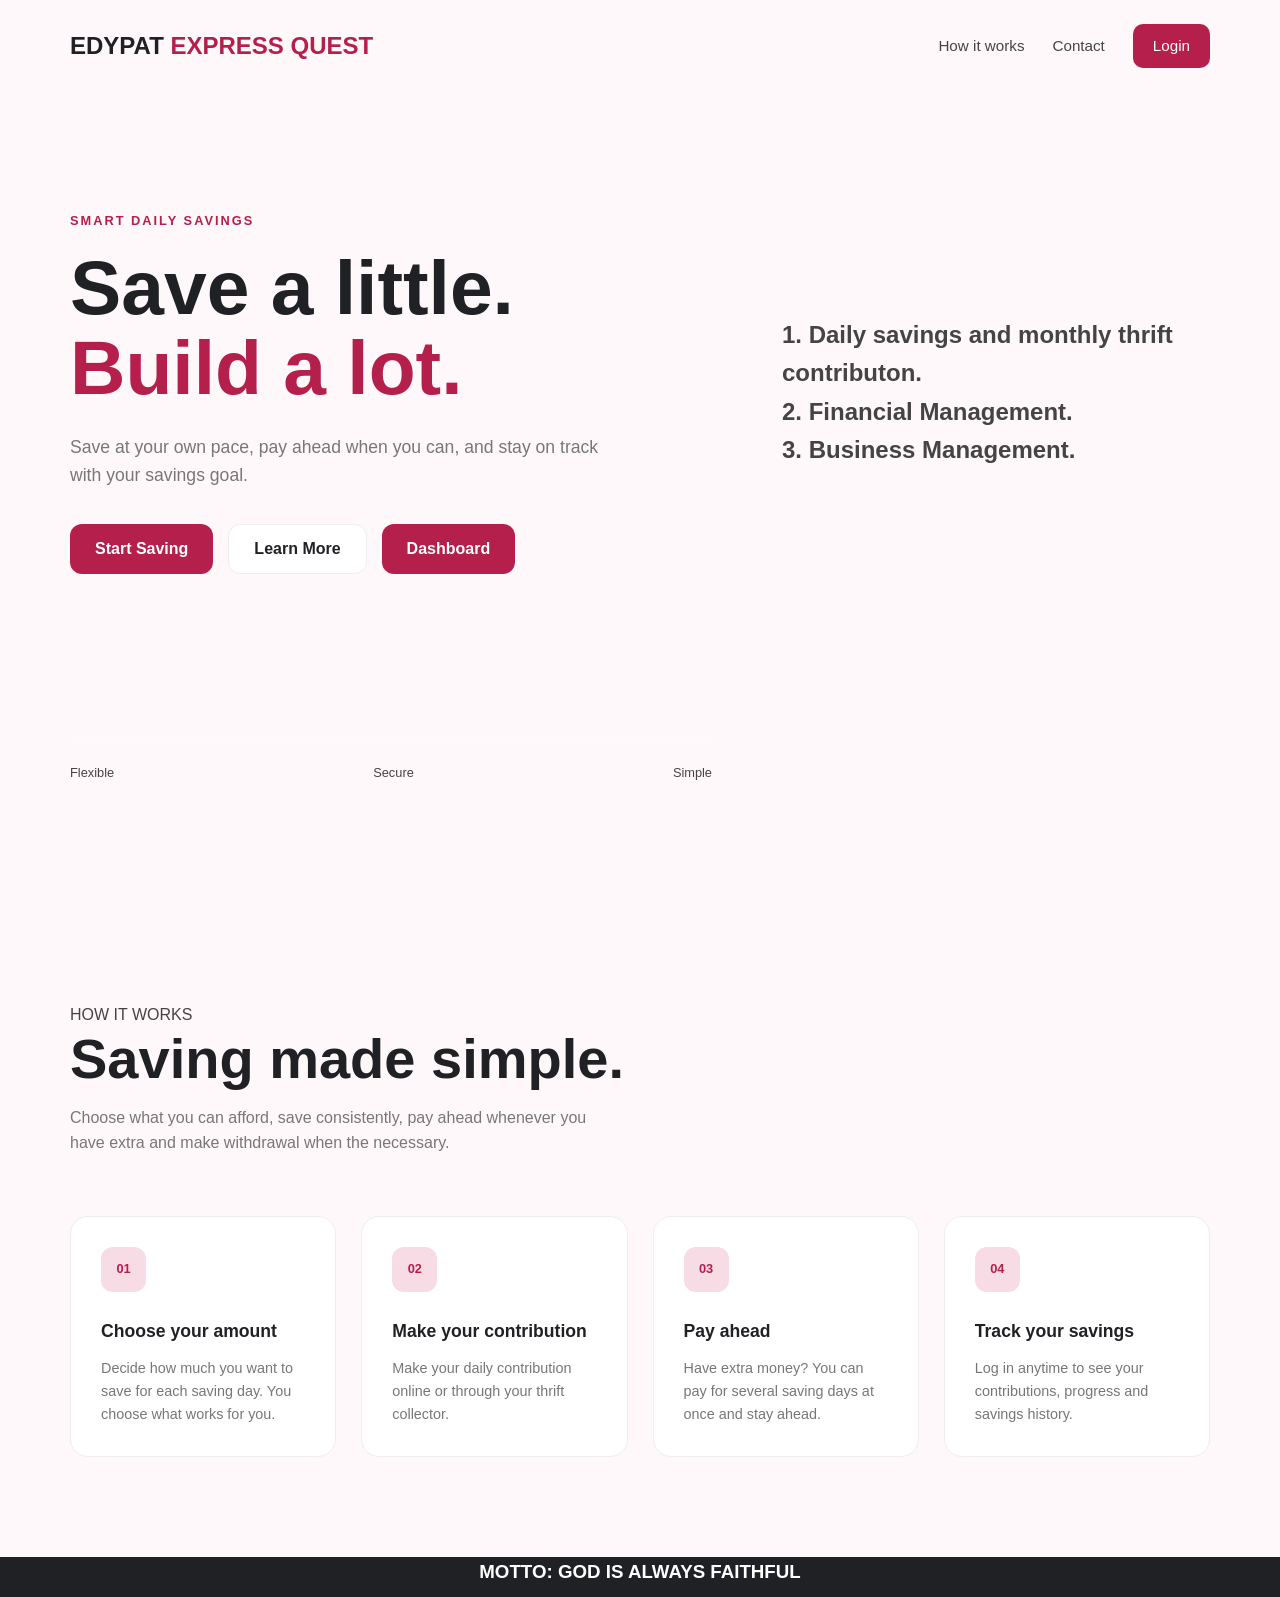
<file: index.html>
<!DOCTYPE html>
<html lang="en">
<head>
    <meta charset="UTF-8">
    <meta name="viewport" content="width=device-width, initial-scale=1.0">
    <title>EDYPAT EXPRESS QUEST</title>
    <link rel="stylesheet" href="css/style.css">
</head>

<body>
    <header class="navbar">
        <a href="index.html" class="logo">EDYPAT<span>   EXPRESS QUEST</span></a>
        <nav>
            <a href="#eyebrow">How it works</a>
            <a href="contact.html">Contact</a>
            <a href="login.html" class="login-btn">Login</a>
        </nav>
    </header>

    <main>
        <section class="hero">
            <div class="hero-content">
                <p class="eyebrow">SMART DAILY SAVINGS</p>
                <h1>
                    Save a little.
                    <span>Build a lot.</span>
                </h1>
                <p class="hero-text">
                    Save at your own pace, pay ahead when you can,
                    and stay on track with your savings goal.
                </p>
                <div class="hero-buttons">
                    <a href="register.html" class="primary-btn">Start Saving</a>
                    <a href="contact.html" class="secondary-btn">Learn More</a>
                    <a href="dashboard.html" class="primary-btn">Dashboard</a>
                </div>
            </div>
 <div class="info-card-body">
        <h2>1. Daily savings and monthly thrift contributon.</h2>
        <h2>2. Financial Management.</h2>
        <h2>3. Business Management.</h2>
       
    </div>

    <div class="info-card-footer">
        <span>Flexible</span>
        <span>Secure</span>
        <span>Simple</span>
    </div>
        </section>

        <section class="how-it-works">

    <div class="section-heading">
        <p id="eyebrow">HOW IT WORKS</p>

        <h2>
            Saving made simple.
        </h2>

        <p>
            Choose what you can afford, save consistently,
            pay ahead whenever you have extra and make withdrawal when the necessary.
        </p>
    </div>

    <div class="steps">

        <div class="step">
            <div class="step-number">01</div>

            <h3>Choose your amount</h3>

            <p>
                Decide how much you want to save for each
                saving day. You choose what works for you.
            </p>
        </div>


        <div class="step">
            <div class="step-number">02</div>

            <h3>Make your contribution</h3>

            <p>
                Make your daily contribution online or
                through your thrift collector.
            </p>
        </div>


        <div class="step">
            <div class="step-number">03</div>

            <h3>Pay ahead</h3>

            <p>
                Have extra money? You can pay for several
                saving days at once and stay ahead.
            </p>
        </div>


        <div class="step">
            <div class="step-number">04</div>

            <h3>Track your savings</h3>

            <p>
                Log in anytime to see your contributions,
                progress and savings history.
            </p>
        </div>

    </div>

</section>

    </main>
<footer>
    <div class="mottosect">
    <h3>MOTTO:  <span>GOD IS ALWAYS FAITHFUL</span></h3>
    </div>
</footer>
<script src="js/app.js"></script>
</body>
</html>
</file>
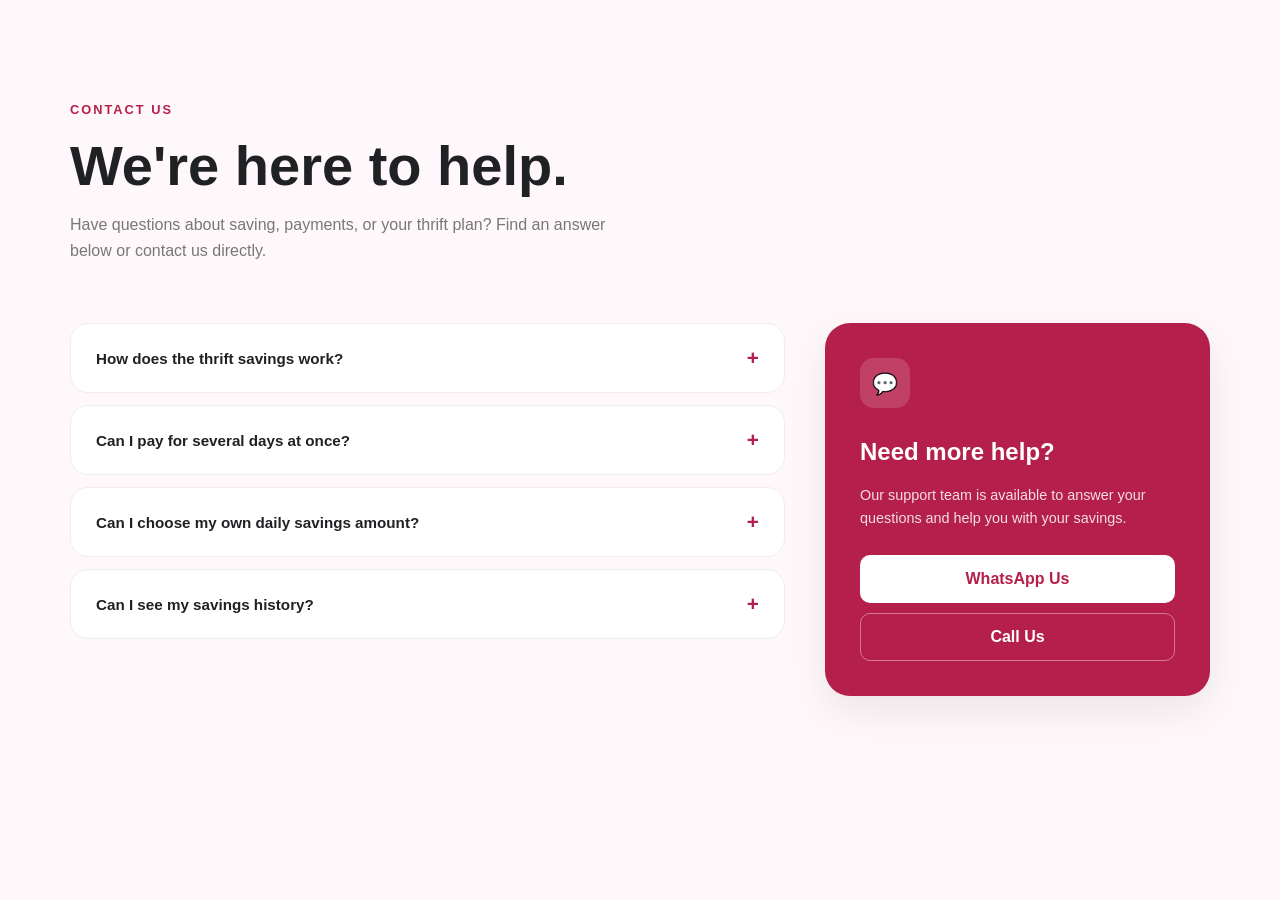
<file: contact.html>
<!DOCTYPE html>
<html lang="en">
<head>
    <meta charset="UTF-8">
    <meta name="viewport" content="width=device-width, initial-scale=1.0">
    <title>Document</title>
   <link rel="stylesheet" href="css/style.css">
</head>
<body>
 <!-- CONTACT & FAQ -->
<section class="contact-section" id="contact">

    <div class="section-heading">
        <p class="eyebrow">CONTACT US</p>

        <h2>We're here to help.</h2>

        <p>
            Have questions about saving, payments, or your thrift plan?
            Find an answer below or contact us directly.
        </p>
    </div>

    <div class="contact-content">

        <!-- FAQ -->
        <div class="faq">

            <div class="faq-item">
                <button class="faq-question">
                    <span>How does the thrift savings work?</span>
                    <span class="faq-icon">+</span>
                </button>

                <div class="faq-answer">
                    <p>
                        You choose the amount you want to save for each
                        saving day. You can make your contributions regularly
                        and you can also pay ahead when you have extra money.
                    </p>
                </div>
            </div>


            <div class="faq-item">
                <button class="faq-question">
                    <span>Can I pay for several days at once?</span>
                    <span class="faq-icon">+</span>
                </button>

                <div class="faq-answer">
                    <p>
                        Yes. If you have the money available, you can pay
                        for several saving days at once. Your account will
                        keep track of the days you have already covered.
                    </p>
                </div>
            </div>


            <div class="faq-item">
                <button class="faq-question">
                    <span>Can I choose my own daily savings amount?</span>
                    <span class="faq-icon">+</span>
                </button>

                <div class="faq-answer">
                    <p>
                        Yes. You choose a savings amount that works for you
                        when creating your savings plan.
                    </p>
                </div>
            </div>


            <div class="faq-item">
                <button class="faq-question">
                    <span>Can I see my savings history?</span>
                    <span class="faq-icon">+</span>
                </button>

                <div class="faq-answer">
                    <p>
                        Yes. Once you create an account and log in, you will
                        be able to view your savings, contributions and
                        payment history.
                    </p>
                </div>
            </div>

        </div>


        <!-- CONTACT CARD -->
        <div class="contact-card">

            <div class="contact-card-icon">
                💬
            </div>

            <h3>Need more help?</h3>

            <p>
                Our support team is available to answer your questions
                and help you with your savings.
            </p>

            <a
                href="https://wa.me/2348032352362"
                target="Hello Good day!!"
                class="whatsapp-btn"
            >
                WhatsApp Us
            </a>

            <a
                href="tel:+2348032352362"
                class="call-btn"
            >
                Call Us
            </a>

        </div>

    </div>

</section>
 <script src="js/app.js"></script>
</body>
</html>
</file>
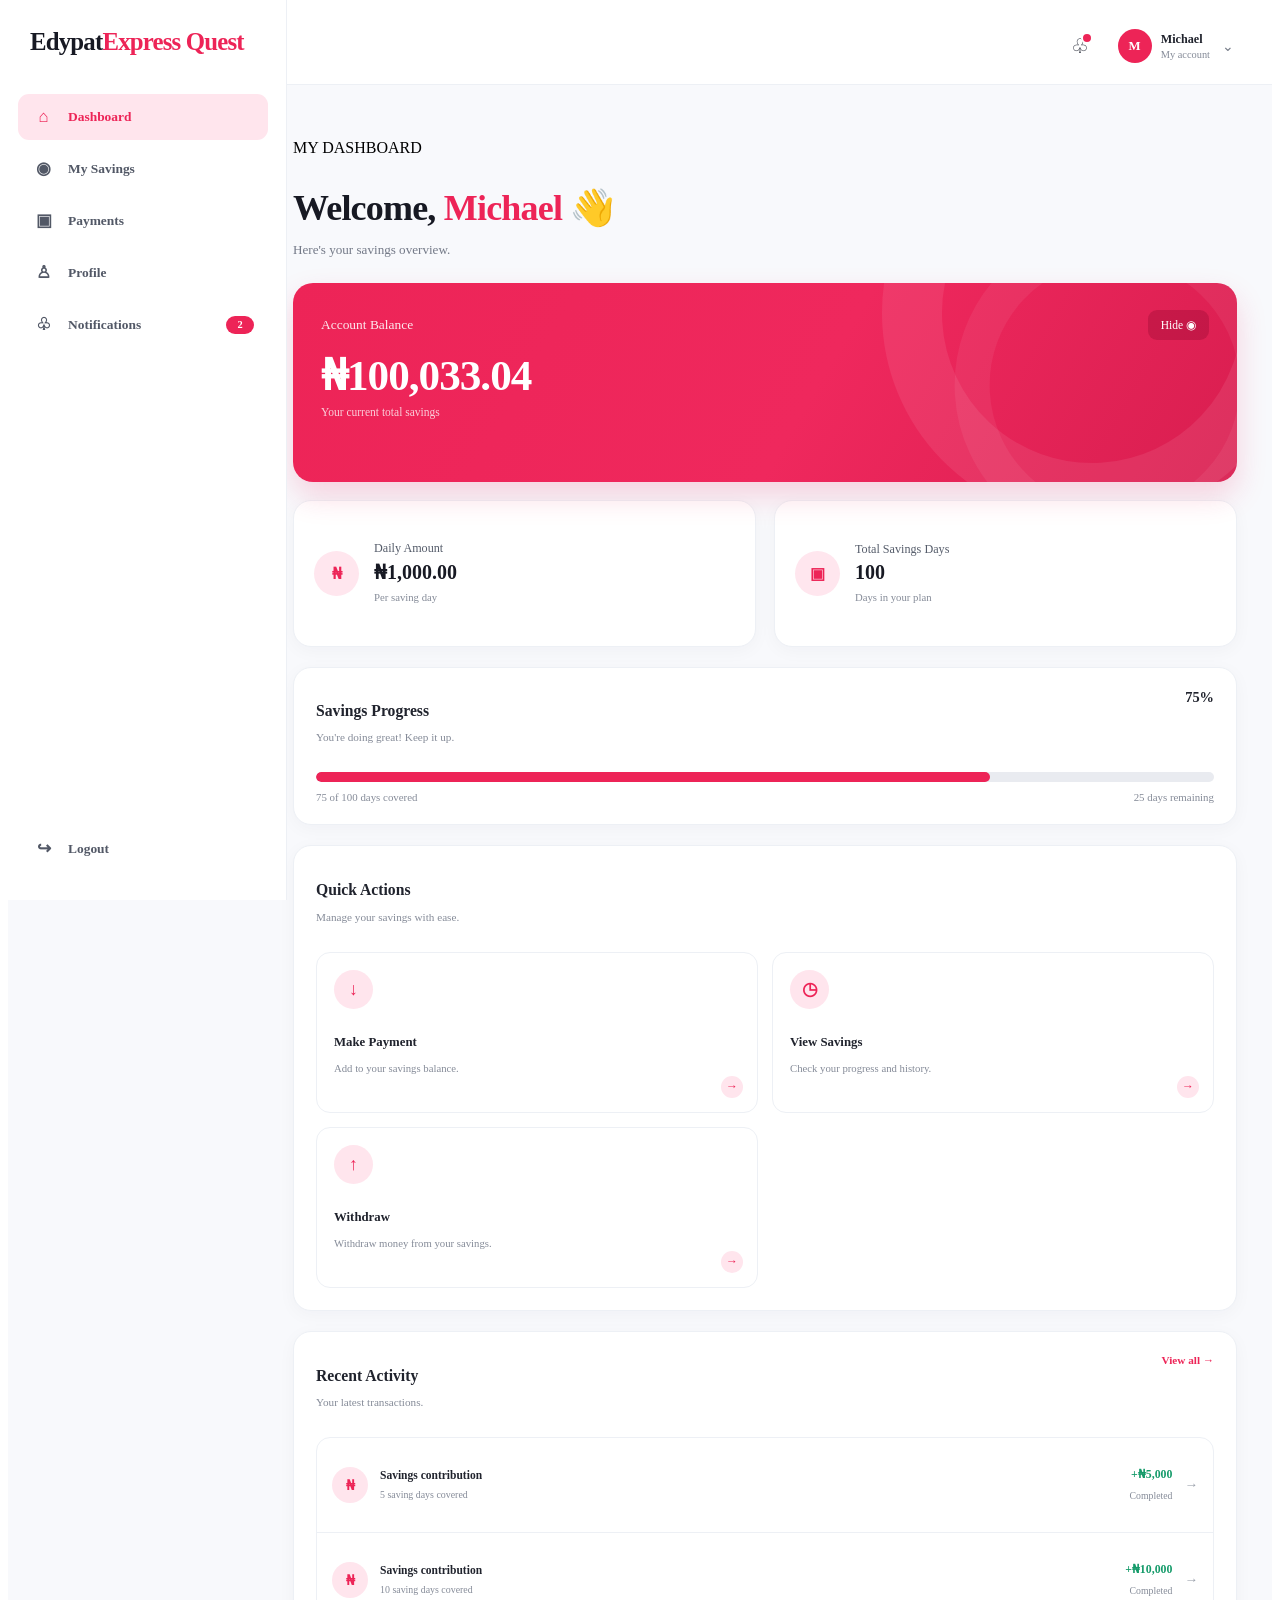
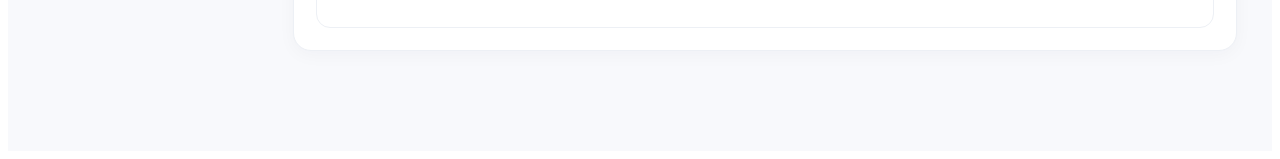
<file: dashboard.html>
<!DOCTYPE html>
<html lang="en">
<head>
    <meta charset="UTF-8">
    <meta name="viewport" content="width=device-width, initial-scale=1.0">

    <title>Dashboard | Edypat Express Quest</title>
    <style>
        /* =====================================================
   Edypat Express Quest CUSTOMER DASHBOARD
===================================================== */


/* =====================================================
   DASHBOARD LAYOUT
===================================================== */

.dashboard-layout {
    min-height: 100vh;

    display: flex;

    background: #f8f9fc;
}


/* =====================================================
   SIDEBAR
===================================================== */

.dashboard-sidebar {
    position: fixed;

    top: 0;
    left: 0;
    bottom: 0;

    width: 250px;

    display: flex;
    flex-direction: column;

    padding: 28px 18px;

    background: #ffffff;

    border-right: 1px solid #edf0f5;

    z-index: 100;
}


.dashboard-logo {
    color: #171923;

    font-size: 1.55rem;
    font-weight: 800;

    text-decoration: none;

    letter-spacing: -0.8px;
}


.dashboard-logo span {
    color: #ed2457;
}


.sidebar-brand {
    padding: 0 12px 38px;
}


.sidebar-nav {
    display: flex;
    flex-direction: column;

    gap: 5px;
}


.sidebar-link {
    position: relative;

    display: flex;
    align-items: center;

    gap: 13px;

    padding: 13px 14px;

    border-radius: 11px;

    color: #525866;

    text-decoration: none;

    font-size: 0.84rem;
    font-weight: 600;

    transition: all 0.2s ease;
}


.sidebar-link:hover {
    background: #fff0f4;

    color: #ed2457;
}


.sidebar-link.active {
    background: #ffe5ed;

    color: #ed2457;
}


.sidebar-icon {
    width: 23px;

    display: flex;
    align-items: center;
    justify-content: center;

    font-size: 1.05rem;
}


.notification-count {
    margin-left: auto;

    min-width: 18px;
    height: 18px;

    display: flex;
    align-items: center;
    justify-content: center;

    padding: 0 5px;

    border-radius: 20px;

    background: #ed2457;

    color: #ffffff;

    font-size: 0.65rem;
}


.sidebar-bottom {
    margin-top: auto;
}


.logout-link:hover {
    background: #fff0f4;

    color: #d7194b;
}


/* =====================================================
   MAIN
===================================================== */

.dashboard-main {
    width: calc(100% - 250px);

    min-height: 100vh;

    margin-left: 250px;
}


/* =====================================================
   DESKTOP TOP BAR
===================================================== */

.dashboard-topbar {
    height: 76px;

    display: flex;
    align-items: center;
    justify-content: space-between;

    padding: 0 38px;

    background: #ffffff;

    border-bottom: 1px solid #edf0f5;
}


.topbar-right {
    display: flex;
    align-items: center;

    gap: 18px;
}


.notification-btn {
    position: relative;

    width: 40px;
    height: 40px;

    display: flex;
    align-items: center;
    justify-content: center;

    border: none;
    border-radius: 50%;

    background: transparent;

    color: #252936;

    cursor: pointer;

    font-size: 1.25rem;
}


.notification-dot {
    position: absolute;

    top: 6px;
    right: 7px;

    width: 8px;
    height: 8px;

    border: 2px solid #ffffff;

    border-radius: 50%;

    background: #ed2457;
}


.topbar-user {
    display: flex;
    align-items: center;

    gap: 9px;

    cursor: pointer;
}


.topbar-avatar {
    width: 34px;
    height: 34px;

    display: flex;
    align-items: center;
    justify-content: center;

    border-radius: 50%;

    background: #ed2457;

    color: #ffffff;

    font-size: 0.8rem;
    font-weight: 800;
}


.topbar-user-info strong {
    display: block;

    color: #20232d;

    font-size: 0.76rem;
}


.topbar-user-info span {
    display: block;

    margin-top: 2px;

    color: #858b98;

    font-size: 0.65rem;
}


.user-chevron {
    margin-left: 3px;

    color: #777d89;

    font-size: 0.85rem;
}


/* =====================================================
   MOBILE HEADER
===================================================== */

.mobile-dashboard-header {
    display: none;
}


/* =====================================================
   DASHBOARD CONTENT
===================================================== */

.dashboard-content {
    max-width: 980px;

    margin: 0 auto;

    padding: 38px 35px 80px;
}


.dashboard-welcome {
    margin-bottom: 25px;
}


.dashboard-welcome .eyebrow {
    margin-bottom: 7px;
}


.dashboard-welcome h1 {
    margin-bottom: 6px;

    color: #171923;

    font-size: clamp(1.8rem, 3vw, 2.25rem);

    letter-spacing: -0.8px;
}


.dashboard-welcome h1 span {
    color: #ed2457;
}


.dashboard-welcome > p:last-child {
    color: #737987;

    font-size: 0.82rem;
}


/* =====================================================
   BALANCE CARD
===================================================== */

.balance-card {
    position: relative;

    overflow: hidden;

    min-height: 145px;

    margin-bottom: 18px;

    padding: 27px 28px;

    border-radius: 20px;

    background: linear-gradient(
        120deg,
        #ed2457,
        #ef285d 55%,
        #d91e50
    );

    color: #ffffff;

    box-shadow:
        0 14px 30px rgba(237, 36, 87, 0.18);
}


.balance-decoration {
    position: absolute;

    width: 300px;
    height: 300px;

    right: -65px;
    top: -180px;

    border: 60px solid rgba(255,255,255,0.08);

    border-radius: 50%;

    transform: rotate(-25deg);
}


.balance-decoration::after {
    content: "";

    position: absolute;

    width: 250px;
    height: 250px;

    left: -20px;
    top: 65px;

    border: 35px solid rgba(255,255,255,0.06);

    border-radius: 50%;
}


.balance-top {
    position: relative;

    z-index: 2;

    display: flex;
    align-items: center;
    justify-content: space-between;

    margin-bottom: 10px;
}


.balance-top > span {
    font-size: 0.84rem;

    opacity: 0.9;
}


.balance-toggle {
    position: relative;

    z-index: 3;

    padding: 8px 13px;

    border: none;

    border-radius: 9px;

    background: rgba(130, 0, 40, 0.28);

    color: #ffffff;

    cursor: pointer;

    font-family: inherit;

    font-size: 0.72rem;
}


.balance-amount {
    position: relative;

    z-index: 2;

    margin-bottom: 6px;

    font-size: clamp(2rem, 5vw, 2.7rem);

    font-weight: 800;

    letter-spacing: -1px;
}


.balance-card > p {
    position: relative;

    z-index: 2;

    margin: 0;

    opacity: 0.78;

    font-size: 0.72rem;
}


/* =====================================================
   OVERVIEW CARDS
===================================================== */

.savings-overview {
    display: grid;

    grid-template-columns: repeat(2, 1fr);

    gap: 18px;

    margin-bottom: 20px;
}


.overview-card {
    display: flex;
    align-items: center;

    gap: 15px;

    min-height: 105px;

    padding: 20px;

    background: #ffffff;

    border: 1px solid #edf0f5;

    border-radius: 18px;

    box-shadow: 0 4px 18px rgba(30, 35, 50, 0.035);
}


.overview-icon {
    width: 45px;
    height: 45px;

    flex-shrink: 0;

    display: flex;
    align-items: center;
    justify-content: center;

    border-radius: 50%;

    background: #ffe6ee;

    color: #ed2457;

    font-weight: 800;

    font-size: 1rem;
}


.overview-content span {
    display: block;

    margin-bottom: 4px;

    color: #555c6a;

    font-size: 0.76rem;
}


.overview-content strong {
    display: block;

    margin-bottom: 3px;

    color: #171923;

    font-size: 1.25rem;
}


.overview-content small {
    color: #858b98;

    font-size: 0.67rem;
}


/* =====================================================
   SECTIONS
===================================================== */

.dashboard-section {
    margin-bottom: 20px;

    padding: 22px;

    background: #ffffff;

    border: 1px solid #edf0f5;

    border-radius: 18px;

    box-shadow: 0 4px 18px rgba(30, 35, 50, 0.035);
}


.dashboard-section-heading,
.dashboard-section-header {
    display: flex;
    align-items: flex-start;
    justify-content: space-between;

    gap: 20px;

    margin-bottom: 18px;
}


.dashboard-section-heading h2,
.dashboard-section-header h2 {
    margin-bottom: 4px;

    color: #20232d;

    font-size: 0.98rem;
}


.dashboard-section-heading p,
.dashboard-section-header p {
    color: #858b98;

    font-size: 0.7rem;
}


.progress-section {
    padding: 21px 22px;
}


.progress-percentage {
    color: #20232d;

    font-size: 0.9rem;
}


/* =====================================================
   PROGRESS
===================================================== */

.progress-bar {
    width: 100%;
    height: 10px;

    overflow: hidden;

    margin-bottom: 9px;

    background: #e9ebf0;

    border-radius: 20px;
}


.progress-fill {
    height: 100%;

    border-radius: inherit;

    background: #ed2457;

    transition: width 0.4s ease;
}


.progress-details {
    display: flex;
    justify-content: space-between;

    color: #858b98;

    font-size: 0.68rem;
}


/* =====================================================
   QUICK ACTIONS
===================================================== */

.quick-actions {
    display: grid;

    grid-template-columns: repeat(2, 1fr);

    gap: 14px;
}


.action-card {
    position: relative;

    min-height: 125px;

    display: flex;
    flex-direction: column;

    padding: 17px;

    background: #ffffff;

    border: 1px solid #edf0f5;

    border-radius: 14px;

    text-decoration: none;

    transition: all 0.2s ease;
}


.action-card:hover {
    transform: translateY(-2px);

    border-color: #ffd0dc;

    box-shadow: 0 8px 20px rgba(237,36,87,0.08);
}


.action-icon {
    width: 39px;
    height: 39px;

    display: flex;
    align-items: center;
    justify-content: center;

    margin-bottom: 13px;

    border-radius: 50%;

    background: #ffe5ed;

    color: #ed2457;

    font-size: 1.1rem;

    font-weight: 800;
}


.action-content h3 {
    margin-bottom: 4px;

    color: #20232d;

    font-size: 0.8rem;
}


.action-content p {
    max-width: 170px;

    color: #858b98;

    font-size: 0.67rem;

    line-height: 1.5;
}


.action-arrow {
    position: absolute;

    right: 14px;
    bottom: 14px;

    width: 22px;
    height: 22px;

    display: flex;
    align-items: center;
    justify-content: center;

    border-radius: 50%;

    background: #ffe5ed;

    color: #ed2457;

    font-size: 0.75rem;
}


/* =====================================================
   RECENT ACTIVITY
===================================================== */

.view-all {
    color: #ed2457;

    text-decoration: none;

    font-size: 0.7rem;
    font-weight: 700;
}


.activity-list {
    overflow: hidden;

    border: 1px solid #edf0f5;

    border-radius: 14px;
}


.activity-item {
    position: relative;

    display: flex;
    align-items: center;

    gap: 12px;

    min-height: 70px;

    padding: 12px 15px;

    border-bottom: 1px solid #edf0f5;
}


.activity-item:last-child {
    border-bottom: none;
}


.activity-icon {
    width: 36px;
    height: 36px;

    flex-shrink: 0;

    display: flex;
    align-items: center;
    justify-content: center;

    border-radius: 50%;

    background: #ffe5ed;

    color: #ed2457;

    font-size: 0.85rem;

    font-weight: 800;
}


.activity-info {
    flex: 1;

    min-width: 0;
}


.activity-info strong {
    display: block;

    margin-bottom: 3px;

    color: #20232d;

    font-size: 0.72rem;
}


.activity-info span {
    color: #858b98;

    font-size: 0.62rem;
}


.activity-amount {
    text-align: right;
}


.activity-amount strong {
    display: block;

    margin-bottom: 3px;

    color: #159b6a;

    font-size: 0.74rem;
}


.activity-amount span {
    color: #858b98;

    font-size: 0.61rem;
}


.activity-arrow {
    color: #9aa0ab;

    font-size: 0.85rem;
}


/* =====================================================
   MOBILE BOTTOM NAV
===================================================== */

.mobile-bottom-nav {
    display: none;
}


/* =====================================================
   SIDEBAR OVERLAY
===================================================== */

.sidebar-overlay {
    display: none;
}


/* =====================================================
   TABLET
===================================================== */

@media (max-width: 900px) {

    .dashboard-sidebar {
        transform: translateX(-100%);

        transition: transform 0.25s ease;
    }


    .dashboard-sidebar.open {
        transform: translateX(0);
    }


    .dashboard-main {
        width: 100%;

        margin-left: 0;
    }


    .dashboard-topbar {
        display: none;
    }


    .mobile-dashboard-header {
        height: 68px;

        display: flex;
        align-items: center;
        justify-content: space-between;

        padding: 0 22px;

        background: #ffffff;

        border-bottom: 1px solid #edf0f5;
    }


    .mobile-header-actions {
        display: flex;
        align-items: center;

        gap: 8px;
    }


    .mobile-menu-btn,
    .mobile-notification-btn {
        width: 40px;
        height: 40px;

        display: flex;
        align-items: center;
        justify-content: center;

        border: 1px solid #edf0f5;

        border-radius: 10px;

        background: #ffffff;

        color: #20232d;

        cursor: pointer;

        font-size: 1.15rem;
    }


    .mobile-notification-btn {
        position: relative;

        border: none;
    }


    .mobile-notification-btn span {
        position: absolute;

        top: 7px;
        right: 7px;

        width: 7px;
        height: 7px;

        border-radius: 50%;

        background: #ed2457;
    }


    .sidebar-overlay.active {
        display: block;

        position: fixed;

        inset: 0;

        background: rgba(10, 12, 18, 0.35);

        z-index: 90;
    }


    .dashboard-content {
        padding: 35px 25px 80px;
    }


    .mobile-bottom-nav {
        position: fixed;

        left: 0;
        right: 0;
        bottom: 0;

        height: 65px;

        display: grid;
        grid-template-columns: repeat(4, 1fr);

        background: #ffffff;

        border-top: 1px solid #edf0f5;

        z-index: 80;
    }


    .mobile-bottom-link {
        display: flex;
        flex-direction: column;
        align-items: center;
        justify-content: center;

        gap: 4px;

        color: #858b98;

        text-decoration: none;

        font-size: 1rem;
    }


    .mobile-bottom-link small {
        font-size: 0.59rem;
    }


    .mobile-bottom-link.active {
        color: #ed2457;

        font-weight: 700;
    }

}


/* =====================================================
   MOBILE
===================================================== */

@media (max-width: 600px) {

    .mobile-dashboard-header {
        padding: 0 17px;
    }


    .dashboard-logo {
        font-size: 1.35rem;
    }


    .dashboard-content {
        padding: 28px 15px 85px;
    }


    .dashboard-welcome {
        margin-bottom: 20px;
    }


    .dashboard-welcome h1 {
        font-size: 1.75rem;
    }


    .balance-card {
        min-height: 135px;

        padding: 23px 20px;

        border-radius: 18px;
    }


    .balance-amount {
        font-size: 2rem;
    }


    .savings-overview {
        grid-template-columns: 1fr;

        gap: 12px;
    }


    .overview-card {
        min-height: 92px;

        padding: 17px;
    }


    .dashboard-section {
        padding: 18px;

        border-radius: 16px;
    }


    .quick-actions {
        grid-template-columns: 1fr;

        gap: 10px;
    }


    .action-card {
        min-height: 88px;

        display: flex;
        flex-direction: row;
        align-items: center;

        padding: 15px;
    }


    .action-icon {
        margin-bottom: 0;
    }


    .action-arrow {
        right: 15px;

        top: 50%;

        bottom: auto;

        transform: translateY(-50%);
    }


    .progress-details {
        flex-direction: column;

        gap: 5px;
    }


    .activity-item {
        gap: 9px;

        padding: 12px 10px;
    }


    .activity-icon {
        width: 33px;
        height: 33px;
    }


    .activity-info strong {
        font-size: 0.68rem;
    }


    .activity-info span {
        font-size: 0.57rem;
    }


    .activity-amount strong {
        font-size: 0.68rem;
    }


    .activity-arrow {
        display: none;
    }

}
    </style>
    
</head>

<body>

<div class="dashboard-layout">

    <!-- =================================
         SIDEBAR
    ================================== -->

    <aside class="dashboard-sidebar" id="dashboardSidebar">

        <div class="sidebar-brand">
            <a href="dashboard.html" class="dashboard-logo">
                Edypat<span>Express Quest</span>
            </a>
        </div>


        <nav class="sidebar-nav">

            <a href="dashboard.html" class="sidebar-link active">
                <span class="sidebar-icon">⌂</span>
                <span>Dashboard</span>
            </a>

            <a href="savings.html" class="sidebar-link">
                <span class="sidebar-icon">◉</span>
                <span>My Savings</span>
            </a>

            <a href="payments.html" class="sidebar-link">
                <span class="sidebar-icon">▣</span>
                <span>Payments</span>
            </a>

            <a href="profile.html" class="sidebar-link">
                <span class="sidebar-icon">♙</span>
                <span>Profile</span>
            </a>

            <a href="notifications.html" class="sidebar-link">
                <span class="sidebar-icon">♧</span>
                <span>Notifications</span>

                <span class="notification-count">2</span>
            </a>

        </nav>


        <div class="sidebar-bottom">

            <a href="index.html" class="sidebar-link logout-link">

                <span class="sidebar-icon">↪</span>

                <span>Logout</span>

            </a>

        </div>

    </aside>


    <!-- =================================
         MAIN
    ================================== -->

    <div class="dashboard-main">


        <!-- =================================
             MOBILE HEADER
        ================================== -->

        <header class="mobile-dashboard-header">

            <a href="dashboard.html" class="dashboard-logo">
                Thrift<span>Save</span>
            </a>


            <div class="mobile-header-actions">

                <button
                    type="button"
                    class="mobile-notification-btn"
                    aria-label="Notifications">

                    ♧

                    <span></span>

                </button>


                <button
                    type="button"
                    class="mobile-menu-btn"
                    id="mobileMenuBtn"
                    aria-label="Open menu">

                    ☰

                </button>

            </div>

        </header>


        <!-- =================================
             DESKTOP TOP BAR
        ================================== -->

        <header class="dashboard-topbar">

            <div></div>


            <div class="topbar-right">

                <button
                    type="button"
                    class="notification-btn"
                    aria-label="Notifications">

                    ♧

                    <span class="notification-dot"></span>

                </button>


                <div class="topbar-user">

                    <div class="topbar-avatar" id="topbarAvatar">
                        M
                    </div>

                    <div class="topbar-user-info">

                        <strong id="topCustomerName">
                            Michael
                        </strong>

                        <span>
                            My account
                        </span>

                    </div>

                    <span class="user-chevron">
                       ⌄
                    </span>

                </div>

            </div>

        </header>


        <!-- =================================
             CONTENT
        ================================== -->

        <main class="dashboard-content">


            <!-- Welcome -->

            <section class="dashboard-welcome">

                <p class="eyebrow">
                    MY DASHBOARD
                </p>

                <h1>
                    Welcome,
                    <span id="customerName">Michael</span>
                    👋
                </h1>

                <p>
                    Here's your savings overview.
                </p>

            </section>


            <!-- =================================
                 BALANCE
            ================================== -->

            <section class="balance-card">

                <div class="balance-decoration"></div>

                <div class="balance-top">

                    <span>
                        Account Balance
                    </span>


                    <button
                        type="button"
                        id="balanceToggle"
                        class="balance-toggle">

                        Hide ◉

                    </button>

                </div>


                <div
                    class="balance-amount"
                    id="balanceAmount">

                    ₦100,033.04

                </div>


                <p>
                    Your current total savings
                </p>

            </section>


            <!-- =================================
                 OVERVIEW CARDS
            ================================== -->

            <section class="savings-overview">


                <!-- Daily Amount -->

                <div class="overview-card">

                    <div class="overview-icon">
                        ₦
                    </div>


                    <div class="overview-content">

                        <span>
                            Daily Amount
                        </span>

                        <strong id="dailyAmount">
                            ₦1,000
                        </strong>

                        <small>
                            Per saving day
                        </small>

                    </div>

                </div>


                <!-- Savings Days -->

                <div class="overview-card">

                    <div class="overview-icon">
                        ▣
                    </div>


                    <div class="overview-content">

                        <span>
                            Total Savings Days
                        </span>

                        <strong id="totalSavingsDays">
                            100
                        </strong>

                        <small>
                            Days in your plan
                        </small>

                    </div>

                </div>

            </section>


            <!-- =================================
                 SAVINGS PROGRESS
            ================================== -->

            <section class="dashboard-section progress-section">

                <div class="dashboard-section-header">

                    <div>

                        <h2>
                            Savings Progress
                        </h2>

                        <p>
                            You're doing great! Keep it up.
                        </p>

                    </div>


                    <strong
                        class="progress-percentage"
                        id="progressPercentage">

                        10%

                    </strong>

                </div>


                <div class="progress-bar">

                    <div
                        class="progress-fill"
                        id="progressFill"
                        style="width: 10%;">

                    </div>

                </div>


                <div class="progress-details">

                    <span id="coveredDaysText">
                        75 of 100 days covered
                    </span>

                    <span id="remainingDaysText">
                        25 days remaining
                    </span>

                </div>

            </section>


            <!-- =================================
                 QUICK ACTIONS
            ================================== -->

            <section class="dashboard-section">

                <div class="dashboard-section-heading">

                    <div>

                        <h2>
                            Quick Actions
                        </h2>

                        <p>
                            Manage your savings with ease.
                        </p>

                    </div>

                </div>


                <div class="quick-actions">


                    <!-- Make Payment -->

                    <a
                        href="payments.html"
                        class="action-card">

                        <div class="action-icon">
                            ↓
                        </div>


                        <div class="action-content">

                            <h3>
                                Make Payment
                            </h3>

                            <p>
                                Add to your savings balance.
                            </p>

                        </div>


                        <span class="action-arrow">
                            →
                        </span>

                    </a>


                    <!-- View Savings -->

                    <a
                        href="savings.html"
                        class="action-card">

                        <div class="action-icon">
                            ◷
                        </div>


                        <div class="action-content">

                            <h3>
                                View Savings
                            </h3>

                            <p>
                                Check your progress and history.
                            </p>

                        </div>


                        <span class="action-arrow">
                            →
                        </span>

                    </a>

                    <!-- Withdraw -->

<a
    href="withdraw.html"
    class="action-card">

    <div class="action-icon">
        ↑
    </div>

    <div class="action-content">

        <h3>
            Withdraw
        </h3>

        <p>
            Withdraw money from your savings.
        </p>

    </div>

    <span class="action-arrow">
        →
    </span>

</a>
                </div>

            </section>


            <!-- =================================
                 RECENT ACTIVITY
            ================================== -->

            <section class="dashboard-section">

                <div class="dashboard-section-heading">

                    <div>

                        <h2>
                            Recent Activity
                        </h2>

                        <p>
                            Your latest transactions.
                        </p>

                    </div>


                    <a
                        href="history.html"
                        class="view-all">

                        View all →

                    </a>

                </div>


                <div class="activity-list">


                    <!-- Activity 1 -->

                    <div class="activity-item">

                        <div class="activity-icon">
                            ₦
                        </div>


                        <div class="activity-info">

                            <strong>
                                Savings contribution
                            </strong>

                            <span>
                                5 saving days covered
                            </span>

                        </div>


                        <div class="activity-amount">

                            <strong>
                                +₦5,000
                            </strong>

                            <span>
                                Completed
                            </span>

                        </div>


                        <span class="activity-arrow">
                            →
                        </span>

                    </div>


                    <!-- Activity 2 -->

                    <div class="activity-item">

                        <div class="activity-icon">
                            ₦
                        </div>


                        <div class="activity-info">

                            <strong>
                                Savings contribution
                            </strong>

                            <span>
                                10 saving days covered
                            </span>

                        </div>


                        <div class="activity-amount">

                            <strong>
                                +₦10,000
                            </strong>

                            <span>
                                Completed
                            </span>

                        </div>


                        <span class="activity-arrow">
                            →
                        </span>

                    </div>

                </div>

            </section>

        </main>


        <!-- =================================
             MOBILE BOTTOM NAVIGATION
        ================================== -->

        <nav class="mobile-bottom-nav">

            <a
                href="dashboard.html"
                class="mobile-bottom-link active">

                <span>⌂</span>

                <small>
                    Dashboard
                </small>

            </a>


            <a
                href="savings.html"
                class="mobile-bottom-link">

                <span>◉</span>

                <small>
                    My Savings
                </small>

            </a>


            <a
                href="payments.html"
                class="mobile-bottom-link">

                <span>▣</span>

                <small>
                    Payments
                </small>

            </a>


            <a
                href="profile.html"
                class="mobile-bottom-link">

                <span>♙</span>

                <small>
                    Profile
                </small>

            </a>

        </nav>

    </div>


    <!-- Mobile sidebar overlay -->

    <div
        class="sidebar-overlay"
        id="sidebarOverlay">
    </div>


    <script>
        /* =====================================================
   FAQ
===================================================== */

const faqQuestions =
    document.querySelectorAll(".faq-question");


faqQuestions.forEach((question) => {

    question.addEventListener("click", () => {

        const currentItem =
            question.parentElement;

        currentItem.classList.toggle("active");

    });

});


/* =====================================================
   DEMO CUSTOMER DATA
===================================================== */

/*
    FRONTEND ONLY

    Later this information will come from
    the logged-in customer's account.
*/

const demoCustomer = {

    firstName: "Michael",

    dailyAmount: 1000,

    totalSavingsDays: 100,

    daysCovered: 75,

    balance: 100033.04

};


/* =====================================================
   HELPER - FORMAT NAIRA
===================================================== */

function formatNaira(amount) {

    return new Intl.NumberFormat("en-NG", {

        style: "currency",

        currency: "NGN",

        minimumFractionDigits: 2

    }).format(amount);

}


/* =====================================================
   CUSTOMER NAME
===================================================== */

const customerName =
    document.getElementById("customerName");

const topCustomerName =
    document.getElementById("topCustomerName");

const topbarAvatar =
    document.getElementById("topbarAvatar");


if (customerName) {

    customerName.textContent =
        demoCustomer.firstName;

}


if (topCustomerName) {

    topCustomerName.textContent =
        demoCustomer.firstName;

}


if (topbarAvatar) {

    topbarAvatar.textContent =
        demoCustomer.firstName
            .charAt(0)
            .toUpperCase();

}


/* =====================================================
   DASHBOARD SAVINGS DATA
===================================================== */

const dailyAmount =
    document.getElementById("dailyAmount");

const totalSavingsDays =
    document.getElementById("totalSavingsDays");


if (dailyAmount) {

    dailyAmount.textContent =
        formatNaira(demoCustomer.dailyAmount);

}


if (totalSavingsDays) {

    totalSavingsDays.textContent =
        demoCustomer.totalSavingsDays;

}


/* =====================================================
   BALANCE
===================================================== */

const balanceAmount =
    document.getElementById("balanceAmount");

const balanceToggle =
    document.getElementById("balanceToggle");


if (balanceAmount && balanceToggle) {

    const actualBalance =
        formatNaira(demoCustomer.balance);


    balanceAmount.textContent =
        actualBalance;


    balanceToggle.addEventListener("click", () => {

        const isHidden =
            balanceAmount.dataset.hidden === "true";


        if (isHidden) {

            balanceAmount.textContent =
                actualBalance;

            balanceToggle.textContent =
                "Hide ◉";

            balanceAmount.dataset.hidden =
                "false";

        } else {

            balanceAmount.textContent =
                "••••••••";

            balanceToggle.textContent =
                "Show ◉";

            balanceAmount.dataset.hidden =
                "true";

        }

    });

}


/* =====================================================
   SAVINGS PROGRESS
===================================================== */

const progressPercentage =
    document.getElementById(
        "progressPercentage"
    );

const progressFill =
    document.getElementById(
        "progressFill"
    );

const coveredDaysText =
    document.getElementById(
        "coveredDaysText"
    );

const remainingDaysText =
    document.getElementById(
        "remainingDaysText"
    );


if (
    progressPercentage &&
    progressFill
) {

    const percentage =
        Math.round(
            (
                demoCustomer.daysCovered /
                demoCustomer.totalSavingsDays
            ) * 100
        );


    const remainingDays =
        Math.max(
            demoCustomer.totalSavingsDays -
            demoCustomer.daysCovered,
            0
        );


    progressPercentage.textContent =
        `${percentage}%`;


    progressFill.style.width =
        `${percentage}%`;


    if (coveredDaysText) {

        coveredDaysText.textContent =
            `${demoCustomer.daysCovered} of ${demoCustomer.totalSavingsDays} days covered`;

    }


    if (remainingDaysText) {

        remainingDaysText.textContent =
            `${remainingDays} days remaining`;

    }

}


/* =====================================================
   MOBILE SIDEBAR
===================================================== */

const mobileMenuBtn =
    document.getElementById(
        "mobileMenuBtn"
    );

const dashboardSidebar =
    document.getElementById(
        "dashboardSidebar"
    );

const sidebarOverlay =
    document.getElementById(
        "sidebarOverlay"
    );


if (
    mobileMenuBtn &&
    dashboardSidebar &&
    sidebarOverlay
) {


    /* Open */

    mobileMenuBtn.addEventListener(
        "click",
        () => {

            dashboardSidebar.classList.add(
                "open"
            );

            sidebarOverlay.classList.add(
                "active"
            );

        }
    );


    /* Close by clicking overlay */

    sidebarOverlay.addEventListener(
        "click",
        () => {

            dashboardSidebar.classList.remove(
                "open"
            );

            sidebarOverlay.classList.remove(
                "active"
            );

        }
    );


    /* Close after selecting link */

    const sidebarLinks =
        dashboardSidebar.querySelectorAll(
            ".sidebar-link"
        );


    sidebarLinks.forEach((link) => {

        link.addEventListener(
            "click",
            () => {

                dashboardSidebar.classList.remove(
                    "open"
                );

                sidebarOverlay.classList.remove(
                    "active"
                );

            }
        );

    });

}
    </script>

</body>
</html>
</file>
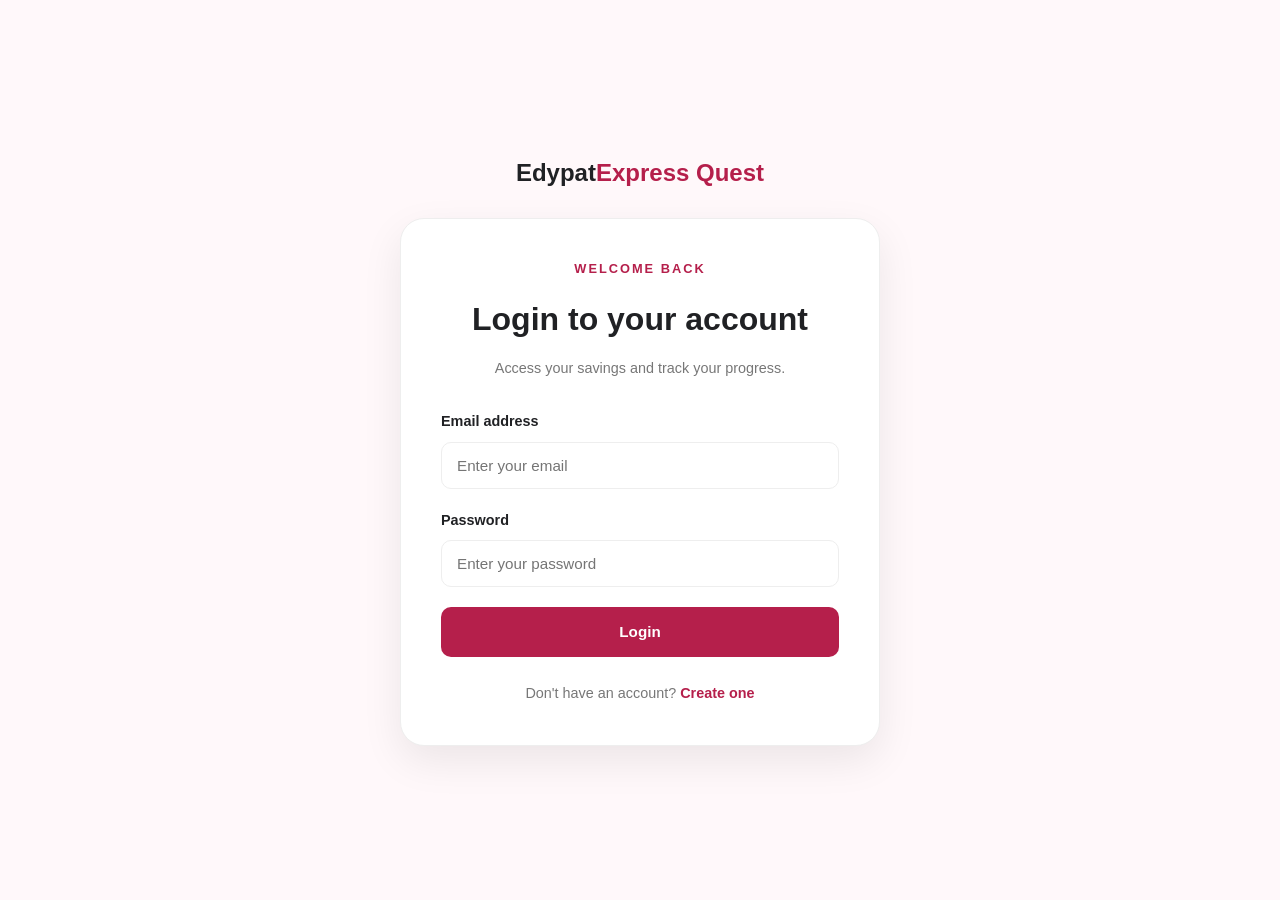
<file: login.html>
<!DOCTYPE html>
<html lang="en">
<head>
    <meta charset="UTF-8">
    <meta name="viewport" content="width=device-width, initial-scale=1.0">

    <title>Login | Edypat Express Quest</title>

    <link rel="stylesheet" href="css/style.css">
</head>

<body>

    <main class="auth-page">

        <div class="auth-container">

            <a class="logo auth-logo">
                Edypat<span>Express Quest</span>
            </a>

            <div class="auth-card">

                <div class="auth-header">
                    <p class="eyebrow">WELCOME BACK</p>

                    <h1>Login to your account</h1>

                    <p>
                        Access your savings and track your progress.
                    </p>
                </div>

                <form id="loginForm">

                    <div class="form-group">
                        <label for="loginEmail">Email address</label>

                        <input
                            type="email"
                            id="loginEmail"
                            name="email"
                            placeholder="Enter your email"
                            required
                        >
                    </div>


                    <div class="form-group">
                        <label for="loginPassword">Password</label>

                        <input
                            type="password"
                            id="loginPassword"
                            name="password"
                            placeholder="Enter your password"
                            required
                        >
                    </div>


                    <button type="submit" class="auth-btn">
                        Login
                    </button>

                </form>


                <div class="auth-footer">
                    <p>
                        Don't have an account?
                        <a href="register.html">Create one</a>
                    </p>
                </div>

            </div>

        </div>

    </main>

    <script src="js/app.js"></script>

</body>
</html>
</file>
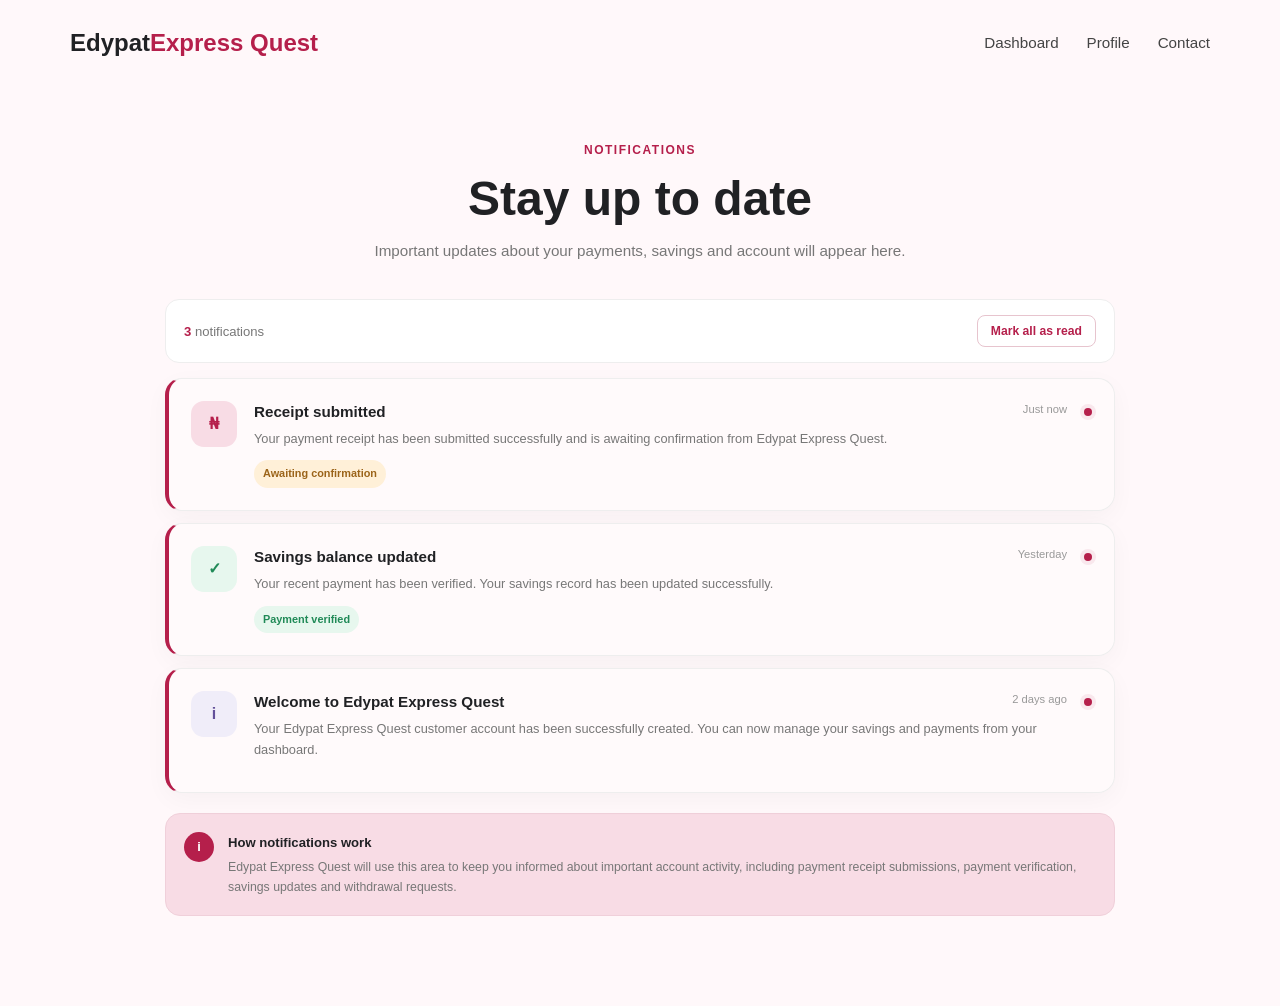
<file: notifications.html>
<!DOCTYPE html>
<html lang="en">
<head>

    <meta charset="UTF-8">

    <meta
        name="viewport"
        content="width=device-width, initial-scale=1.0"
    >

    <title>Notifications -  Edypat Express Quest</title>

    <link rel="stylesheet" href="css/style.css">

    <link
        rel="stylesheet"
        href="css/profile-notifications.css"
    >

</head>

<body>


<!-- =========================================================
     NAVIGATION
========================================================= -->

<header class="navbar">

    <a href="index.html" class="logo">
        Edypat<span>Express Quest</span>
    </a>


    <nav>

        <a href="dashboard.html">
            Dashboard
        </a>

        <a href="profile.html">
            Profile
        </a>

        <a href="contact.html">
            Contact
        </a>

    </nav>

</header>


<!-- =========================================================
     NOTIFICATIONS PAGE
========================================================= -->

<main class="account-page">

    <div class="account-container">


        <!-- =================================================
             PAGE HEADING
        ================================================== -->

        <section class="account-heading">

            <p class="eyebrow">
                NOTIFICATIONS
            </p>

            <h1>
                Stay up to date
            </h1>

            <p>
                Important updates about your payments,
                savings and account will appear here.
            </p>

        </section>


        <!-- =================================================
             NOTIFICATION CONTROLS
        ================================================== -->

        <section class="notification-controls">

            <div>

                <span class="notification-count">
                    <strong id="notificationCount">
                        3
                    </strong>
                    notifications
                </span>

            </div>


            <button
                type="button"
                class="mark-all-btn"
                id="markAllReadBtn"
            >
                Mark all as read
            </button>

        </section>


        <!-- =================================================
             NOTIFICATION LIST
        ================================================== -->

        <section
            class="notification-list"
            id="notificationList"
        >


            <!-- =============================================
                 NOTIFICATION 1
            ============================================== -->

            <article
                class="notification-item unread"
                data-notification-id="1"
            >

                <div class="notification-icon payment-icon">
                    ₦
                </div>


                <div class="notification-content">

                    <div class="notification-top">

                        <h3>
                            Receipt submitted
                        </h3>

                        <span class="notification-time">
                            Just now
                        </span>

                    </div>


                    <p>
                        Your payment receipt has been submitted
                        successfully and is awaiting confirmation
                        from  Edypat Express Quest.
                    </p>


                    <span class="notification-status pending-status">
                        Awaiting confirmation
                    </span>

                </div>


                <span class="unread-dot"></span>

            </article>


            <!-- =============================================
                 NOTIFICATION 2
            ============================================== -->

            <article
                class="notification-item unread"
                data-notification-id="2"
            >

                <div class="notification-icon success-icon">
                    ✓
                </div>


                <div class="notification-content">

                    <div class="notification-top">

                        <h3>
                            Savings balance updated
                        </h3>

                        <span class="notification-time">
                            Yesterday
                        </span>

                    </div>


                    <p>
                        Your recent payment has been verified.
                        Your savings record has been updated
                        successfully.
                    </p>


                    <span class="notification-status verified-status">
                        Payment verified
                    </span>

                </div>


                <span class="unread-dot"></span>

            </article>


            <!-- =============================================
                 NOTIFICATION 3
            ============================================== -->

            <article
                class="notification-item unread"
                data-notification-id="3"
            >

                <div class="notification-icon info-icon">
                    i
                </div>


                <div class="notification-content">

                    <div class="notification-top">

                        <h3>
                            Welcome to  Edypat Express Quest
                        </h3>

                        <span class="notification-time">
                            2 days ago
                        </span>

                    </div>


                    <p>
                        Your  Edypat Express Quest customer account has been
                        successfully created. You can now manage
                        your savings and payments from your dashboard.
                    </p>

                </div>


                <span class="unread-dot"></span>

            </article>


        </section>


        <!-- =================================================
             EMPTY NOTIFICATION STATE
        ================================================== -->

        <section
            class="notification-empty"
            id="notificationEmpty"
            style="display:none;"
        >

            <div class="empty-notification-icon">
                ✓
            </div>

            <h2>
                You're all caught up
            </h2>

            <p>
                There are no new notifications at the moment.
            </p>

        </section>


        <!-- =================================================
             NOTIFICATION INFORMATION
        ================================================== -->

        <section class="notification-info-card">

            <div class="notification-info-icon">
                i
            </div>

            <div>

                <strong>
                    How notifications work
                </strong>

                <p>
                     Edypat Express Quest will use this area to keep you informed
                    about important account activity, including payment
                    receipt submissions, payment verification, savings
                    updates and withdrawal requests.
                </p>

            </div>

        </section>

    </div>

</main>


<script src="js/profile-notifications.js"></script>

</body>
</html>
</file>
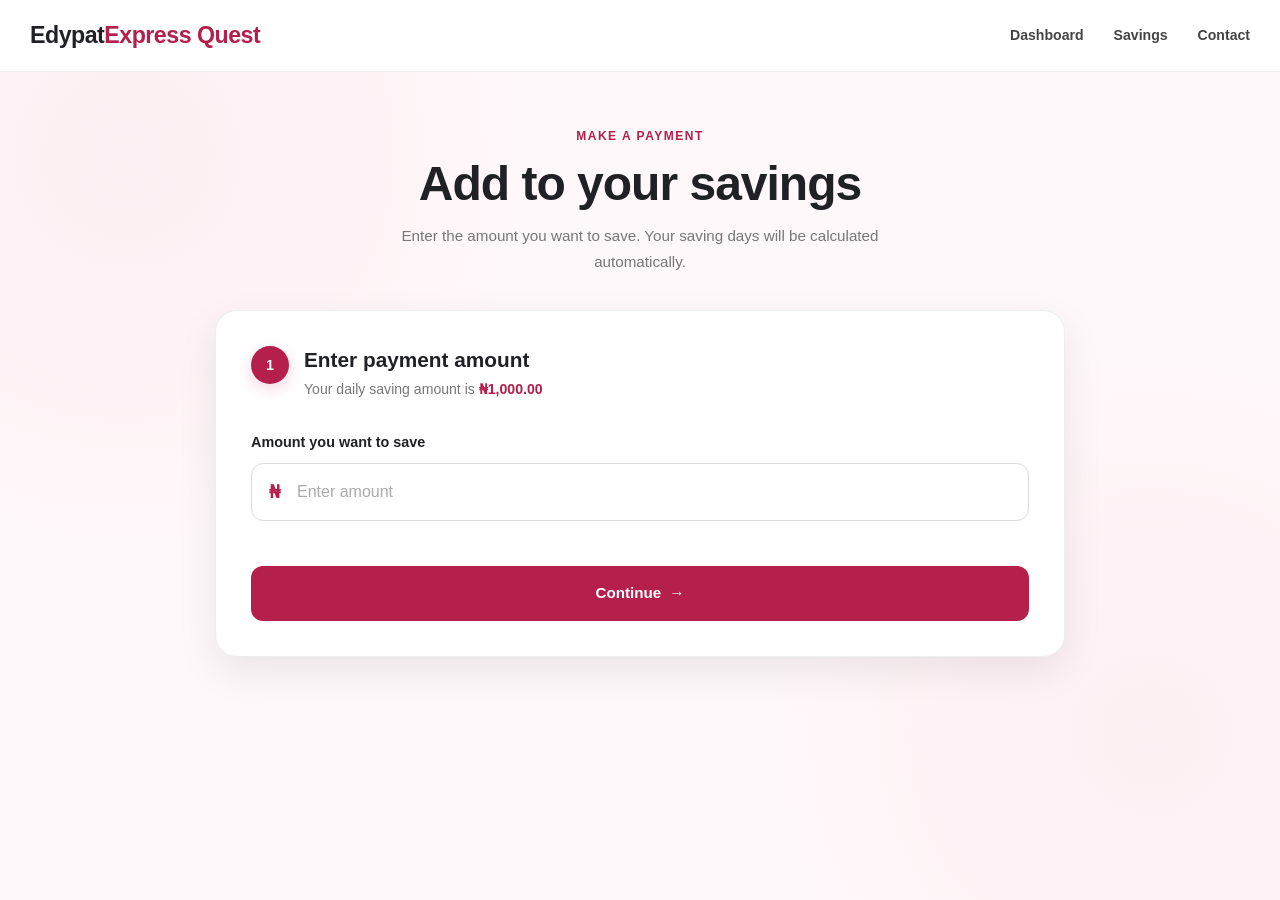
<file: payments.html>
<!DOCTYPE html>
<html lang="en">

<head>

    <meta charset="UTF-8">

    <meta
        name="viewport"
        content="width=device-width, initial-scale=1.0">

    <title>Make Payment | Edypat Express Quest</title>
    <style>
        
    </style>
    <link
        rel="stylesheet"
        href="css/paymentstyle.css">

</head>

<body>

<header class="navbar">

    <a class="logo">
        Edypat<span>Express Quest</span>
    </a>

    <nav>
        <a href="dashboard.html">Dashboard</a>
        <a href="savings.html">Savings</a>
        <a href="contact.html">Contact</a>
    </nav>

</header>


<main class="payment-page">

    <div class="payment-container">

        <!-- PAGE HEADER -->

        <section class="page-heading">

            <p class="eyebrow">
                MAKE A PAYMENT
            </p>

            <h1>
                Add to your savings
            </h1>

            <p>
                Enter the amount you want to save.
                Your saving days will be calculated automatically.
            </p>

        </section>


        <!-- =====================================================
             PAYMENT FORM
        ====================================================== -->

        <section
            class="payment-card"
            id="paymentFormCard"
        >

            <!-- STEP 1 -->

            <div class="payment-step">

                <div class="step-heading">

                    <span class="step-number">1</span>

                    <div>
                        <h2>Enter payment amount</h2>

                        <p>
                            Your daily saving amount is
                            <strong id="dailyRate">₦1,000.00</strong>
                        </p>
                    </div>

                </div>


                <div class="form-group">

                    <label for="paymentAmount">
                        Amount you want to save
                    </label>

                    <div class="amount-input">

                        <span>₦</span>

                        <input
                            type="number"
                            id="paymentAmount"
                            name="paymentAmount"
                            placeholder="Enter amount"
                            min="1000"
                            step="1000"
                            inputmode="numeric"
                        >

                    </div>

                </div>


                <!-- DAYS CALCULATION -->

                <div
                    class="days-calculation"
                    id="daysCalculation"
                    style="display:none;"
                >

                    <div>

                        <span>
                            Saving days covered
                        </span>

                        <strong id="daysCovered">
                            0 saving days
                        </strong>

                    </div>

                </div>


                <!-- WARNING -->

                <div
                    class="payment-warning"
                    id="paymentWarning"
                ></div>


                <!-- TOTAL -->

                <div
                    class="total-to-pay"
                    id="totalToPay"
                    style="display:none;"
                ></div>

            </div>


            <!-- =================================================
                 STEP 2 — PAYMENT METHOD
            ================================================== -->

            <div
                class="payment-step payment-method-step"
                id="paymentMethodStep"
                style="display:none;"
            >

                <div class="step-heading">

                    <span class="step-number">2</span>

                    <div>

                        <h2>
                            Choose payment method
                        </h2>

                        <p>
                            Select how you want to make your payment.
                        </p>

                    </div>

                </div>


                <div class="payment-methods">

                    <label class="payment-method-option">

                        <input
                            type="radio"
                            name="paymentMethod"
                            value="Bank Transfer"
                        >

                        <div class="payment-method-content">

                            <div class="payment-method-icon">
                                🏦
                            </div>

                            <div>

                                <strong>
                                    Bank Transfer
                                </strong>

                                <span>
                                    Transfer directly to our bank account
                                </span>

                            </div>

                        </div>

                        <span class="method-check">
                            ✓
                        </span>

                    </label>

                </div>

            </div>


            <!-- ERROR -->

            <div
                class="payment-error"
                id="paymentError"
            ></div>


          
        <!-- =====================================================
             STEP 3 — REVIEW
        ====================================================== -->

        <section
            class="payment-card"
            id="reviewStep"
            style="display:none;"
        >

            <div class="step-heading">

                <span class="step-number">3</span>

                <div>

                    <h2>
                        Review your payment
                    </h2>

                    <p>
                        Confirm the details before making your transfer.
                    </p>

                </div>

            </div>


            <div class="payment-summary">

                <div class="summary-row">

                    <span>
                        Savings amount
                    </span>

                    <strong id="summaryAmount">
                        ₦0.00
                    </strong>

                </div>


                <div class="summary-row">

                    <span>
                        Daily saving
                    </span>

                    <strong id="summaryDailyAmount">
                        ₦1,000.00
                    </strong>

                </div>


                <div class="summary-row">

                    <span>
                        Saving days
                    </span>

                    <strong id="summaryDays">
                        0 days
                    </strong>

                </div>


                <div class="summary-row">

                    <span>
                        Service charge
                    </span>

                    <strong id="summaryCharge">
                        ₦50.00
                    </strong>

                </div>


                <div class="summary-row">

                    <span>
                        Payment method
                    </span>

                    <strong id="summaryMethod">
                        —
                    </strong>

                </div>


                <div class="summary-total">

                    <span>
                        Total to pay
                    </span>

                    <strong id="summaryTotal">
                        ₦0.00
                    </strong>

                </div>

            </div>

        </section>

          <!-- MAIN BUTTON -->

            <button
                type="button"
                class="primary-btn payment-btn"
                id="continuePaymentBtn"
            >
                Continue
                <span>→</span>
            </button>

        </section>


        <!-- =====================================================
             PAYMENT SUCCESS / BANK TRANSFER
        ====================================================== -->

        <section
            class="payment-card payment-success"
            id="paymentSuccess"
        >

            <div class="pending-icon">
                ₦
            </div>

            <p class="eyebrow">
                BANK TRANSFER
            </p>

            <h2>
                Make your transfer
            </h2>

            <p>
                Transfer the exact amount below to the Edypat Express Quest
                account, then send your receipt through WhatsApp.
            </p>


            <!-- BANK DETAILS -->

            <div class="bank-details">

                <div class="bank-detail">

                    <span>
                        Bank
                    </span>

                    <strong>
                        MONIEPOINT
                    </strong>

                </div>


                <div class="bank-detail">

                    <span>
                        Account Name
                    </span>

                    <strong>
                        Edypat Express Quest
                    </strong>

                </div>


                <div class="bank-detail">

                    <span>
                        Account Number
                    </span>

                    <strong>
                       8294725224
                    </strong>

                </div>


                <div class="bank-detail amount-detail">

                    <span>
                        Amount to Transfer
                    </span>

                    <strong id="successAmount">
                        ₦0.00
                    </strong>

                </div>

            </div>


            <!-- PAYMENT SUMMARY -->

            <div class="payment-success-details">

                <div class="success-detail">

                    <span>
                        Saving days covered
                    </span>

                    <strong id="successDays">
                        0 days
                    </strong>

                </div>


                <div class="success-detail">

                    <span>
                        Payment method
                    </span>

                    <strong id="successMethod">
                        Bank Transfer
                    </strong>

                </div>

            </div>


            <!-- RECEIPT -->

            <div class="receipt-box">

                <h3>
                    Send your receipt
                </h3>

                <p>
                    After completing the bank transfer, send your
                    payment receipt and full name to Ojugbeli Onyemaechi Edwin on WhatsApp.
                </p>


                <div class="receipt-actions">

                    <button
                        type="button"
                        class="whatsapp-receipt-btn"
                        id="whatsappReceiptBtn"
                    >
                        Send Receipt on WhatsApp
                        <span>↗</span>
                    </button>


                    <button
                        type="button"
                        class="confirm-receipt-btn"
                        id="confirmReceiptBtn"
                        disabled
                    >
                        I Have Sent My Receipt
                        <span>✓</span>
                    </button>

                </div>


                <p
                    class="receipt-status"
                    id="receiptStatus"
                ></p>

            </div>


            <!-- NOTE -->

            <div class="payment-note">

                <strong>
                    Important
                </strong>

                <p>
                    Your savings balance will not be updated until
                    your payment has been verified.
                </p>

            </div>


            <!-- MAKE ANOTHER PAYMENT -->

            <button
                type="button"
                class="secondary-btn new-payment-btn"
                id="newPaymentBtn"
            >
                Make Another Payment
            </button>

        </section>


        <!-- =====================================================
             PENDING VERIFICATION
        ====================================================== -->

        <section
            class="payment-card pending-section"
            id="paymentPending"
            style="display:none;"
        >

            <div class="pending-icon">
                ✓
            </div>

            <p class="eyebrow">
                PAYMENT RECEIVED
            </p>

            <h2>
                Waiting for confirmation
            </h2>

            <p>
                Your payment receipt has been submitted.
                Our team will verify your payment before your
                savings balance and saving days are updated.
            </p>


            <div class="pending-info">

                <div>
                    <span>
                        Amount paid
                    </span>

                    <strong id="pendingAmount">
                        ₦0.00
                    </strong>
                </div>


                <div>
                    <span>
                        Saving days
                    </span>

                    <strong id="pendingDays">
                        0 days
                    </strong>
                </div>

            </div>


            <a
                href="dashboard.html"
                class="primary-btn"
            >
                Back to Dashboard
            </a>

        </section>

    </div>

</main>
<script>
/* =========================================================
   Edypat Express Quest - MAIN JAVASCRIPT
========================================================= */


/* =========================================================
   FAQ
========================================================= */

const faqQuestions = document.querySelectorAll(".faq-question");

faqQuestions.forEach((question) => {

    question.addEventListener("click", () => {

        const currentItem = question.parentElement;

        currentItem.classList.toggle("active");

    });

});


/* =========================================================
   PAYMENT PAGE
========================================================= */

/*
   FRONTEND DEMO VALUE.

   Later this will come from the customer's
   authenticated account/database.
*/

const customerDailyAmount = 1000;


/*
   Service charge.

   This is separate from the customer's savings.
*/

const serviceCharge = 50;


/*
   Replace this with the real Edypat Express Quest
   WhatsApp number.

   Nigerian format:
   234XXXXXXXXXX

   Do NOT put + or spaces.
*/

const EdypatExpressQuest = "2348032352362";


/* =========================================================
   PAYMENT ELEMENTS
========================================================= */

const paymentAmount =
    document.getElementById("paymentAmount");

const daysCovered =
    document.getElementById("daysCovered");

const daysCalculation =
    document.getElementById("daysCalculation");

const totalToPay =
    document.getElementById("totalToPay");

const paymentWarning =
    document.getElementById("paymentWarning");

const continuePaymentBtn =
    document.getElementById("continuePaymentBtn");

const paymentError =
    document.getElementById("paymentError");

const paymentMethodStep =
    document.getElementById("paymentMethodStep");

const reviewStep =
    document.getElementById("reviewStep");

const paymentFormCard =
    document.getElementById("paymentFormCard");

const paymentSuccess =
    document.getElementById("paymentSuccess");

const newPaymentBtn =
    document.getElementById("newPaymentBtn");


/* Receipt */

const whatsappReceiptBtn =
    document.getElementById("whatsappReceiptBtn");

const confirmReceiptBtn =
    document.getElementById("confirmReceiptBtn");

const receiptStatus =
    document.getElementById("receiptStatus");


/* Pending */

const paymentPending =
    document.getElementById("paymentPending");

const pendingAmount =
    document.getElementById("pendingAmount");

const pendingDays =
    document.getElementById("pendingDays");


/* =========================================================
   FORMAT NAIRA
========================================================= */

function formatPaymentNaira(amount) {

    return new Intl.NumberFormat("en-NG", {

        style: "currency",

        currency: "NGN",

        minimumFractionDigits: 2,

        maximumFractionDigits: 2

    }).format(amount);

}


/* =========================================================
   DAILY AMOUNT DISPLAY
========================================================= */

const dailyRate =
    document.getElementById("dailyRate");

const summaryDailyAmount =
    document.getElementById("summaryDailyAmount");


if (dailyRate) {

    dailyRate.textContent =
        formatPaymentNaira(customerDailyAmount);

}


if (summaryDailyAmount) {

    summaryDailyAmount.textContent =
        formatPaymentNaira(customerDailyAmount);

}


/* =========================================================
   CALCULATE SAVING DAYS
========================================================= */

function calculateSavingDays(amount) {

    if (!amount || amount <= 0) {

        return 0;

    }


    const exactDays =
        amount / customerDailyAmount;


    /*
       Only complete saving days are accepted.
    */

    if (exactDays % 1 !== 0) {

        return -1;

    }


    return exactDays;

}


/* =========================================================
   CALCULATE SAVINGS
========================================================= */

function calculateSavingsAmount(amount) {

    const days =
        calculateSavingDays(amount);


    if (days === -1) {

        return 0;

    }


    return days * customerDailyAmount;

}


/* =========================================================
   CALCULATE TOTAL PAYMENT
========================================================= */

function calculateTotalPayment(amount) {

    const savingsAmount =
        calculateSavingsAmount(amount);


    return savingsAmount + serviceCharge;

}


/* =========================================================
   LIVE PAYMENT CALCULATION
========================================================= */

if (paymentAmount) {

    paymentAmount.addEventListener("input", () => {

        const amount =
            Number(paymentAmount.value);


        /* Empty */

        if (!amount || amount <= 0) {

            if (daysCovered) {

                daysCovered.textContent =
                    "0 saving days";

            }


            if (daysCalculation) {

                daysCalculation.style.display =
                    "none";

            }


            if (totalToPay) {

                totalToPay.style.display =
                    "none";

            }


            if (paymentWarning) {

                paymentWarning.classList.remove("show");

            }


            return;

        }


        /* Calculate */

        const calculatedDays =
            calculateSavingDays(amount);


        /* Invalid amount */

        if (calculatedDays === -1) {

            if (daysCovered) {

                daysCovered.textContent =
                    "Invalid amount";

            }


            if (daysCalculation) {

                daysCalculation.style.display =
                    "none";

            }


            if (totalToPay) {

                totalToPay.style.display =
                    "none";

            }


            if (paymentWarning) {

                paymentWarning.innerHTML =
                    `Amount must be in multiples of
                    ${formatPaymentNaira(customerDailyAmount)}.
                    Example:
                    ${formatPaymentNaira(customerDailyAmount)},
                    ${formatPaymentNaira(customerDailyAmount * 2)},
                    ${formatPaymentNaira(customerDailyAmount * 3)}.`;

                paymentWarning.classList.add("show");

            }


            return;

        }


        /* Valid */

        if (paymentWarning) {

            paymentWarning.classList.remove("show");

        }


        if (daysCalculation) {

            daysCalculation.style.display =
                "flex";

        }


        if (daysCovered) {

            daysCovered.textContent =
                `${calculatedDays} saving ${
                    calculatedDays === 1
                        ? "day"
                        : "days"
                }`;

        }


        if (totalToPay) {

            const totalPayment =
                calculateTotalPayment(amount);


            totalToPay.innerHTML =
                `Total to Pay:
                <strong>
                    ${formatPaymentNaira(totalPayment)}
                </strong>`;


            totalToPay.style.display =
                "block";

        }

    });

}


/* =========================================================
   PAYMENT STEP
========================================================= */

let currentPaymentStep = 1;


/* =========================================================
   INITIAL STATE
========================================================= */

if (paymentMethodStep) {

    paymentMethodStep.style.display =
        "none";

}


if (reviewStep) {

    reviewStep.style.display =
        "none";

}


if (paymentSuccess) {

    paymentSuccess.style.display =
        "none";

}


if (paymentPending) {

    paymentPending.style.display =
        "none";

}


/* =========================================================
   CONTINUE BUTTON
========================================================= */

if (continuePaymentBtn) {

    continuePaymentBtn.addEventListener(
        "click",
        () => {


            /* Remove old error */

            if (paymentError) {

                paymentError.classList.remove("show");

            }


            /* =============================================
               STEP 1
            ============================================= */

            if (currentPaymentStep === 1) {

                const amount =
                    Number(paymentAmount.value);


                if (!amount || amount <= 0) {

                    showPaymentError(
                        "Please enter the amount you want to save."
                    );

                    return;

                }


                const calculatedDays =
                    calculateSavingDays(amount);


                if (calculatedDays === -1) {

                    showPaymentError(
                        `Amount must be in multiples of
                        ${formatPaymentNaira(customerDailyAmount)}.`
                    );

                    return;

                }


                if (calculatedDays < 1) {

                    showPaymentError(
                        "Please enter an amount that covers at least one saving day."
                    );

                    return;

                }


                /* Show payment method */

                if (paymentMethodStep) {

                    paymentMethodStep.style.display =
                        "block";

                }


                currentPaymentStep = 2;


                continuePaymentBtn.innerHTML =
                    `Continue <span>→</span>`;


                if (paymentMethodStep) {

                    paymentMethodStep.scrollIntoView({

                        behavior: "smooth",

                        block: "start"

                    });

                }


                return;

            }


            /* =============================================
               STEP 2
            ============================================= */

            if (currentPaymentStep === 2) {

                const selectedMethod =
                    document.querySelector(
                        'input[name="paymentMethod"]:checked'
                    );


                if (!selectedMethod) {

                    showPaymentError(
                        "Please select a payment method."
                    );

                    return;

                }


                updatePaymentSummary();


                if (reviewStep) {

                    reviewStep.style.display =
                        "block";

                }


                currentPaymentStep = 3;


                continuePaymentBtn.innerHTML =
                    `Confirm Payment <span>→</span>`;


                if (reviewStep) {

                    reviewStep.scrollIntoView({

                        behavior: "smooth",

                        block: "start"

                    });

                }


                return;

            }


            /* =============================================
               STEP 3
            ============================================= */

            if (currentPaymentStep === 3) {

                submitPayment();

            }

        }
    );

}


/* =========================================================
   SHOW PAYMENT ERROR
========================================================= */

function showPaymentError(message) {

    if (!paymentError) {

        return;

    }


    paymentError.textContent =
        message;


    paymentError.classList.add("show");


    paymentError.scrollIntoView({

        behavior: "smooth",

        block: "center"

    });

}


/* =========================================================
   UPDATE PAYMENT SUMMARY
========================================================= */

function updatePaymentSummary() {

    if (!paymentAmount) {

        return;

    }


    const amount =
        Number(paymentAmount.value);


    const calculatedDays =
        calculateSavingDays(amount);


    const savingsAmount =
        calculateSavingsAmount(amount);


    const totalPayment =
        calculateTotalPayment(amount);


    const selectedMethod =
        document.querySelector(
            'input[name="paymentMethod"]:checked'
        );


    const summaryAmount =
        document.getElementById("summaryAmount");

    const summaryDays =
        document.getElementById("summaryDays");

    const summaryCharge =
        document.getElementById("summaryCharge");

    const summaryMethod =
        document.getElementById("summaryMethod");

    const summaryTotal =
        document.getElementById("summaryTotal");


    if (summaryAmount) {

        summaryAmount.textContent =
            formatPaymentNaira(savingsAmount);

    }


    if (summaryDays) {

        summaryDays.textContent =
            `${calculatedDays} ${
                calculatedDays === 1
                    ? "day"
                    : "days"
            }`;

    }


    if (summaryCharge) {

        summaryCharge.textContent =
            formatPaymentNaira(serviceCharge);

    }


    if (summaryMethod && selectedMethod) {

        summaryMethod.textContent =
            selectedMethod.value;

    }


    if (summaryTotal) {

        summaryTotal.textContent =
            formatPaymentNaira(totalPayment);

    }

}


/* =========================================================
   SHOW BANK TRANSFER DETAILS
========================================================= */

function submitPayment() {

    if (!paymentAmount) {

        return;

    }


    const amount =
        Number(paymentAmount.value);


    const calculatedDays =
        calculateSavingDays(amount);


    const savingsAmount =
        calculateSavingsAmount(amount);


    const totalPayment =
        calculateTotalPayment(amount);


    const selectedMethod =
        document.querySelector(
            'input[name="paymentMethod"]:checked'
        );


    const successAmount =
        document.getElementById("successAmount");

    const successDays =
        document.getElementById("successDays");

    const successMethod =
        document.getElementById("successMethod");


    /*
       The customer pays:

       Savings amount + ₦50 service charge.
    */

    if (successAmount) {

        successAmount.textContent =
            formatPaymentNaira(totalPayment);

    }


    if (successDays) {

        successDays.textContent =
            `${calculatedDays} ${
                calculatedDays === 1
                    ? "day"
                    : "days"
            }`;

    }


    if (successMethod && selectedMethod) {

        successMethod.textContent =
            selectedMethod.value;

    }


    /* Hide main payment form */

    if (paymentFormCard) {

        paymentFormCard.style.display =
            "none";

    }


    /* Hide review */

    if (reviewStep) {

        reviewStep.style.display =
            "none";

    }


    /* Show bank instructions */

    if (paymentSuccess) {

        paymentSuccess.style.display =
            "block";


        paymentSuccess.scrollIntoView({

            behavior: "smooth",

            block: "start"

        });

    }

}


/* =========================================================
   SEND RECEIPT THROUGH WHATSAPP
========================================================= */

if (whatsappReceiptBtn) {

    whatsappReceiptBtn.addEventListener(
        "click",
        () => {


            const amount =
                Number(paymentAmount.value);


            const calculatedDays =
                calculateSavingDays(amount);


            const totalPayment =
                calculateTotalPayment(amount);


            const message =
`Hello Edypat Express Quest,

I have made a savings payment.

Savings amount: ${formatPaymentNaira(amount)}
Saving days covered: ${calculatedDays}
Service charge: ${formatPaymentNaira(serviceCharge)}
Total transferred: ${formatPaymentNaira(totalPayment)}
Payment method: Bank Transfer

I am sending my payment receipt for verification.`;


            const whatsappURL =
                `https://wa.me/${2348032352362}?text=${
                    encodeURIComponent(message)
                }`;


            window.location.href=whatsappURL;
            

            /*
               Enable confirmation button.
            */

            if (confirmReceiptBtn) {

                confirmReceiptBtn.disabled =
                    false;

            }


            if (receiptStatus) {

                receiptStatus.textContent =
                    "WhatsApp opened. Send your receipt, then return here and confirm.";

            }

        }
    );

}


/* =========================================================
   CONFIRM RECEIPT
========================================================= */

if (confirmReceiptBtn) {

    confirmReceiptBtn.addEventListener(
        "click",
        () => {


            const amount =
                Number(paymentAmount.value);


            const calculatedDays =
                calculateSavingDays(amount);


            const totalPayment =
                calculateTotalPayment(amount);


            /*
               IMPORTANT:

               This does NOT update the savings balance.

               It only shows "Pending Verification".

               The backend/database will eventually
               create the actual payment record.
            */


            if (pendingAmount) {

                pendingAmount.textContent =
                    formatPaymentNaira(totalPayment);

            }


            if (pendingDays) {

                pendingDays.textContent =
                    `${calculatedDays} ${
                        calculatedDays === 1
                            ? "day"
                            : "days"
                    }`;

            }


            if (paymentSuccess) {

                paymentSuccess.style.display =
                    "none";

            }


            if (paymentPending) {

                paymentPending.style.display =
                    "block";


                paymentPending.scrollIntoView({

                    behavior: "smooth",

                    block: "start"

                });

            }

        }
    );

}


/* =========================================================
   MAKE ANOTHER PAYMENT
========================================================= */

if (newPaymentBtn) {

    newPaymentBtn.addEventListener(
        "click",
        () => {


            /* Reset amount */

            if (paymentAmount) {

                paymentAmount.value =
                    "";

            }


            /* Reset days */

            if (daysCovered) {

                daysCovered.textContent =
                    "0 saving days";

            }


            /* Hide calculations */

            if (daysCalculation) {

                daysCalculation.style.display =
                    "none";

            }


            if (totalToPay) {

                totalToPay.style.display =
                    "none";

            }


            /* Remove warning */

            if (paymentWarning) {

                paymentWarning.classList.remove(
                    "show"
                );

            }


            /* Remove error */

            if (paymentError) {

                paymentError.classList.remove(
                    "show"
                );

            }


            /* Reset payment method */

            const selectedMethod =
                document.querySelector(
                    'input[name="paymentMethod"]:checked'
                );


            if (selectedMethod) {

                selectedMethod.checked =
                    false;

            }


            /* Hide steps */

            if (paymentMethodStep) {

                paymentMethodStep.style.display =
                    "none";

            }


            if (reviewStep) {

                reviewStep.style.display =
                    "none";

            }


            if (paymentSuccess) {

                paymentSuccess.style.display =
                    "none";

            }


            if (paymentPending) {

                paymentPending.style.display =
                    "none";

            }


            /* Show form */

            if (paymentFormCard) {

                paymentFormCard.style.display =
                    "block";

            }


            /* Reset step */

            currentPaymentStep =
                1;


            /* Reset button */

            if (continuePaymentBtn) {

                continuePaymentBtn.innerHTML =
                    `Continue <span>→</span>`;

            }


            /* Reset receipt button */

            if (confirmReceiptBtn) {

                confirmReceiptBtn.disabled =
                    true;

            }


            if (receiptStatus) {

                receiptStatus.textContent =
                    "";

            }


            /* Scroll top */

            window.scrollTo({

                top: 0,

                behavior: "smooth"

            });

        }
    );

}



</script>

</body>

</html>
</file>
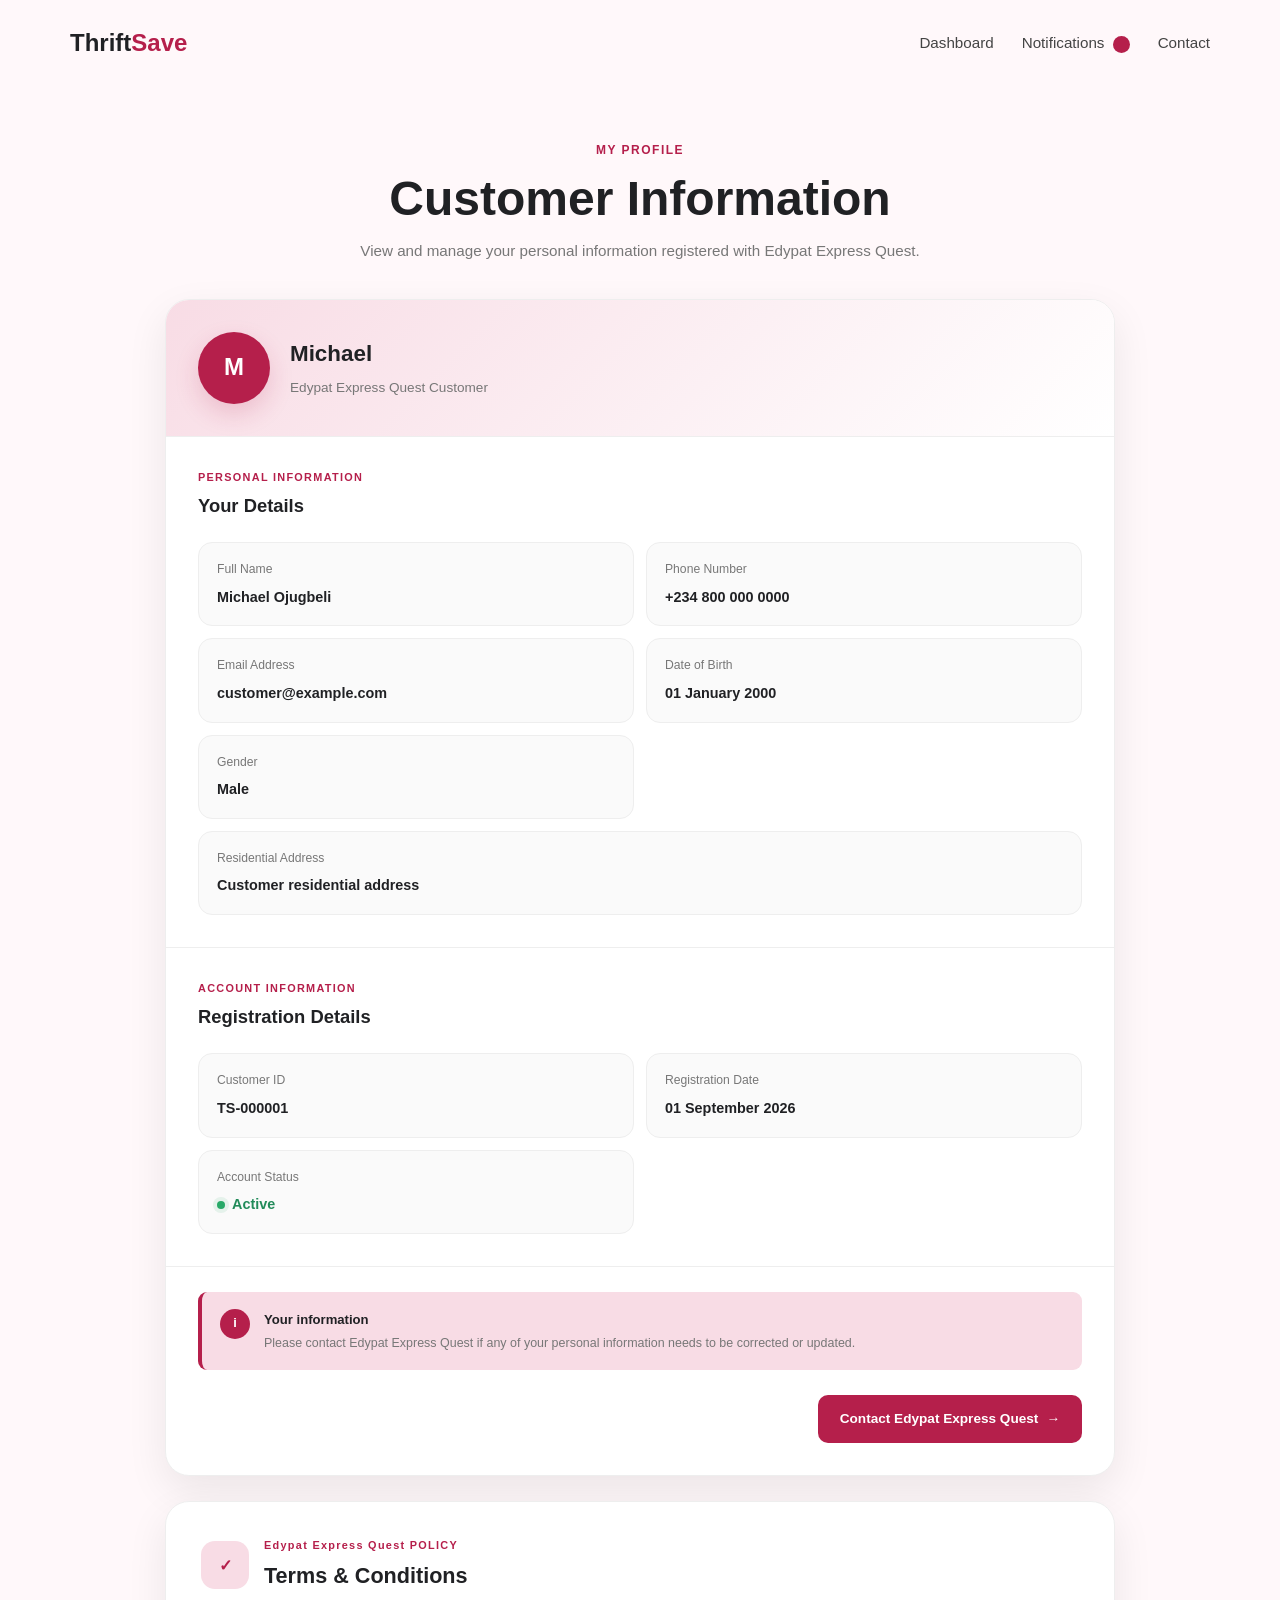
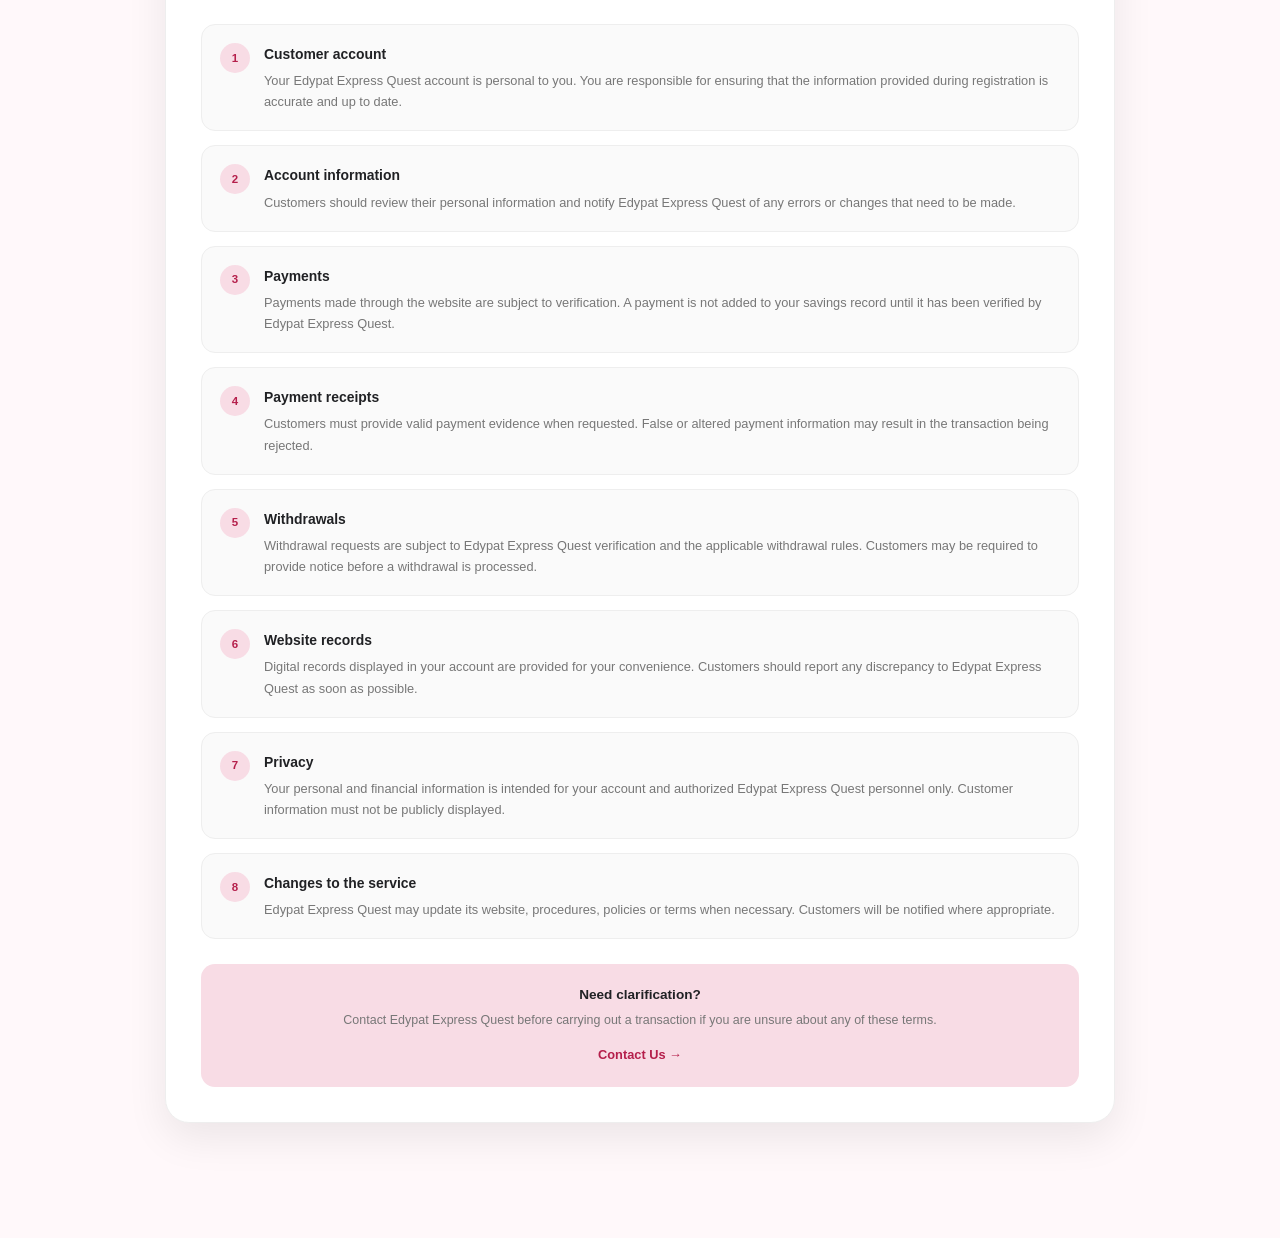
<file: profile.html>
<!DOCTYPE html>
<html lang="en">
<head>
    <meta charset="UTF-8">
    <meta
        name="viewport"
        content="width=device-width, initial-scale=1.0"
    >

    <title>My Profile -  Edypat Express Quest</title>

    <!-- Main website CSS -->
    <link rel="stylesheet" href="css/style.css">

    <!-- Profile & Notification CSS -->
    <link rel="stylesheet" href="css/profile-notifications.css">
</head>

<body>

<!-- =========================================================
     NAVIGATION
========================================================= -->

<header class="navbar">

    <a href="index.html" class="logo">
        Thrift<span>Save</span>
    </a>

    <nav>
        <a href="dashboard.html">Dashboard</a>
         <a
            href="notifications.html"
            class="active nav-notification-link"
        >
            Notifications

            <span
                class="nav-notification-badge"
                id="navNotificationBadge"
            >
                
            </span>

        <a href="contact.html">Contact</a>
    </nav>

</header>


<!-- =========================================================
     PROFILE PAGE
========================================================= -->

<main class="account-page">

    <div class="account-container">

        <!-- PAGE HEADER -->

        <section class="account-heading">

            <p class="eyebrow">MY PROFILE</p>

            <h1>Customer Information</h1>

            <p>
                View and manage your personal information
                registered with  Edypat Express Quest.
            </p>

        </section>


        <!-- =================================================
             PROFILE CARD
        ================================================== -->

        <section class="profile-card">

            <!-- PROFILE HEADER -->

            <div class="profile-header">

                <div class="profile-avatar" id="profileAvatar">
                    M
                </div>

                <div class="profile-header-info">

                    <h2 id="profileName">
                        Michael
                    </h2>

                    <p>
                         Edypat Express Quest Customer
                    </p>

                </div>

            </div>


            <!-- =================================================
                 PERSONAL INFORMATION
            ================================================== -->

            <div class="profile-section">

                <div class="profile-section-heading">

                    <div>
                        <span class="section-label">
                            PERSONAL INFORMATION
                        </span>

                        <h3>Your Details</h3>
                    </div>

                </div>


                <div class="profile-details-grid">

                    <!-- FULL NAME -->

                    <div class="profile-detail">

                        <span class="detail-label">
                            Full Name
                        </span>

                        <strong id="fullName">
                            Michael Ojugbeli
                        </strong>

                    </div>


                    <!-- PHONE -->

                    <div class="profile-detail">

                        <span class="detail-label">
                            Phone Number
                        </span>

                        <strong id="phoneNumber">
                            +234 800 000 0000
                        </strong>

                    </div>


                    <!-- EMAIL -->

                    <div class="profile-detail">

                        <span class="detail-label">
                            Email Address
                        </span>

                        <strong id="emailAddress">
                            customer@example.com
                        </strong>

                    </div>


                    <!-- DATE OF BIRTH -->

                    <div class="profile-detail">

                        <span class="detail-label">
                            Date of Birth
                        </span>

                        <strong id="dateOfBirth">
                            01 January 2000
                        </strong>

                    </div>


                    <!-- GENDER -->

                    <div class="profile-detail">

                        <span class="detail-label">
                            Gender
                        </span>

                        <strong id="gender">
                            Male
                        </strong>

                    </div>


                    <!-- ADDRESS -->

                    <div class="profile-detail profile-detail-full">

                        <span class="detail-label">
                            Residential Address
                        </span>

                        <strong id="address">
                            Customer residential address
                        </strong>

                    </div>

                </div>

            </div>


            <!-- =================================================
                 ACCOUNT INFORMATION
            ================================================== -->

            <div class="profile-section">

                <div class="profile-section-heading">

                    <div>
                        <span class="section-label">
                            ACCOUNT INFORMATION
                        </span>

                        <h3>Registration Details</h3>
                    </div>

                </div>


                <div class="profile-details-grid">

                    <!-- CUSTOMER ID -->

                    <div class="profile-detail">

                        <span class="detail-label">
                            Customer ID
                        </span>

                        <strong id="customerId">
                            TS-000001
                        </strong>

                    </div>


                    <!-- REGISTRATION DATE -->

                    <div class="profile-detail">

                        <span class="detail-label">
                            Registration Date
                        </span>

                        <strong id="registrationDate">
                            01 September 2026
                        </strong>

                    </div>


                    <!-- ACCOUNT STATUS -->

                    <div class="profile-detail">

                        <span class="detail-label">
                            Account Status
                        </span>

                        <strong class="account-status">
                            <span class="status-dot"></span>
                            Active
                        </strong>

                    </div>

                </div>

            </div>


            <!-- =================================================
                 NOTICE
            ================================================== -->

            <div class="profile-notice">

                <div class="profile-notice-icon">
                    i
                </div>

                <div>

                    <strong>Your information</strong>

                    <p>
                        Please contact  Edypat Express Quest if any of your
                        personal information needs to be corrected
                        or updated.
                    </p>

                </div>

            </div>


            <!-- =================================================
                 CONTACT BUTTON
            ================================================== -->

            <div class="profile-actions">

                <a
                    href="contact.html"
                    class="primary-btn profile-contact-btn"
                >
                    Contact  Edypat Express Quest
                    <span>→</span>
                </a>

            </div>

        </section>


        <!-- =================================================
             TERMS & CONDITIONS
        ================================================== -->

        <section class="terms-card">

            <div class="terms-heading">

                <div class="terms-icon">
                    ✓
                </div>

                <div>

                    <p class="eyebrow">
                         Edypat Express Quest POLICY
                    </p>

                    <h2>
                        Terms & Conditions
                    </h2>

                </div>

            </div>


            <div class="terms-list">

                <div class="term-item">

                    <span class="term-number">1</span>

                    <div>
                        <strong>Customer account</strong>

                        <p>
                            Your  Edypat Express Quest account is personal to you.
                            You are responsible for ensuring that the
                            information provided during registration is
                            accurate and up to date.
                        </p>
                    </div>

                </div>


                <div class="term-item">

                    <span class="term-number">2</span>

                    <div>
                        <strong>Account information</strong>

                        <p>
                            Customers should review their personal
                            information and notify  Edypat Express Quest of any
                            errors or changes that need to be made.
                        </p>
                    </div>

                </div>


                <div class="term-item">

                    <span class="term-number">3</span>

                    <div>
                        <strong>Payments</strong>

                        <p>
                            Payments made through the website are subject
                            to verification. A payment is not added to
                            your savings record until it has been verified
                            by  Edypat Express Quest.
                        </p>
                    </div>

                </div>


                <div class="term-item">

                    <span class="term-number">4</span>

                    <div>
                        <strong>Payment receipts</strong>

                        <p>
                            Customers must provide valid payment evidence
                            when requested. False or altered payment
                            information may result in the transaction
                            being rejected.
                        </p>
                    </div>

                </div>


                <div class="term-item">

                    <span class="term-number">5</span>

                    <div>
                        <strong>Withdrawals</strong>

                        <p>
                            Withdrawal requests are subject to  Edypat Express Quest
                            verification and the applicable withdrawal
                            rules. Customers may be required to provide
                            notice before a withdrawal is processed.
                        </p>
                    </div>

                </div>


                <div class="term-item">

                    <span class="term-number">6</span>

                    <div>
                        <strong>Website records</strong>

                        <p>
                            Digital records displayed in your account are
                            provided for your convenience. Customers should
                            report any discrepancy to  Edypat Express Quest as soon
                            as possible.
                        </p>
                    </div>

                </div>


                <div class="term-item">

                    <span class="term-number">7</span>

                    <div>
                        <strong>Privacy</strong>

                        <p>
                            Your personal and financial information is
                            intended for your account and authorized
                             Edypat Express Quest personnel only. Customer information
                            must not be publicly displayed.
                        </p>
                    </div>

                </div>


                <div class="term-item">

                    <span class="term-number">8</span>

                    <div>
                        <strong>Changes to the service</strong>

                        <p>
                             Edypat Express Quest may update its website, procedures,
                            policies or terms when necessary. Customers
                            will be notified where appropriate.
                        </p>
                    </div>

                </div>

            </div>


            <div class="terms-footer">

                <strong>
                    Need clarification?
                </strong>

                <p>
                    Contact  Edypat Express Quest before carrying out a transaction
                    if you are unsure about any of these terms.
                </p>

                <a href="contact.html">
                    Contact Us →
                </a>

            </div>

        </section>

    </div>

</main>


<script src="js/profile-notifications.js"></script>

</body>
</html>
</file>
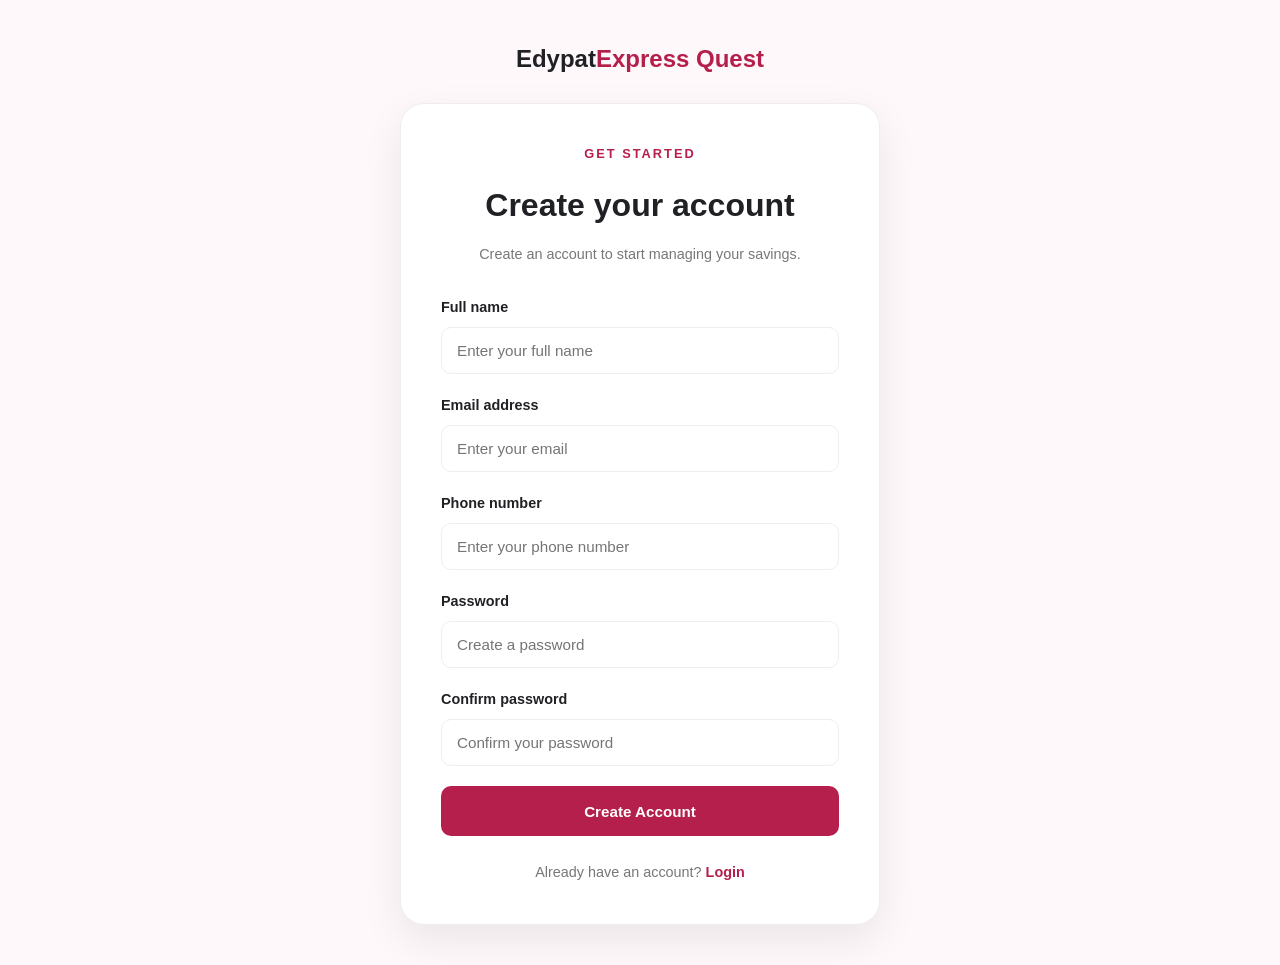
<file: register.html>
<!DOCTYPE html>
<html lang="en">
<head>
    <meta charset="UTF-8">
    <meta name="viewport" content="width=device-width, initial-scale=1.0">

    <title>Create Account | Edypat Express Quest</title>

    <link rel="stylesheet" href="css/style.css">
</head>

<body>

    <main class="auth-page">

        <div class="auth-container">

            <a class="logo auth-logo">
                Edypat<span>Express Quest</span>
            </a>

            <div class="auth-card">

                <div class="auth-header">
                    <p class="eyebrow">GET STARTED</p>

                    <h1>Create your account</h1>

                    <p>
                        Create an account to start managing your savings.
                    </p>
                </div>


                <form id="registerForm">

                    <div class="form-group">
                        <label for="fullName">Full name</label>

                        <input
                            type="text"
                            id="fullName"
                            name="fullName"
                            placeholder="Enter your full name"
                            required
                        >
                    </div>


                    <div class="form-group">
                        <label for="registerEmail">Email address</label>

                        <input
                            type="email"
                            id="registerEmail"
                            name="email"
                            placeholder="Enter your email"
                            required
                        >
                    </div>


                    <div class="form-group">
                        <label for="phone">Phone number</label>

                        <input
                            type="tel"
                            id="phone"
                            name="phone"
                            placeholder="Enter your phone number"
                            required
                        >
                    </div>


                    <div class="form-group">
                        <label for="registerPassword">Password</label>

                        <input
                            type="password"
                            id="registerPassword"
                            name="password"
                            placeholder="Create a password"
                            required
                        >
                    </div>

                    <div class="form-group">
                        <label for="confirmPassword">Confirm password</label>

                        <input
                            type="password"
                            id="confirmPassword"
                            name="confirmPassword"
                            placeholder="Confirm your password"
                            required
                        >
                    </div>


                    <button type="submit" class="auth-btn">
                        Create Account
                    </button>

                </form>


                <div class="auth-footer">
                    <p>
                        Already have an account?
                        <a href="login.html">Login</a>
                    </p>
                </div>

            </div>

        </div>

    </main>


    <script src="js/app.js"></script>

</body>
</html>
</file>
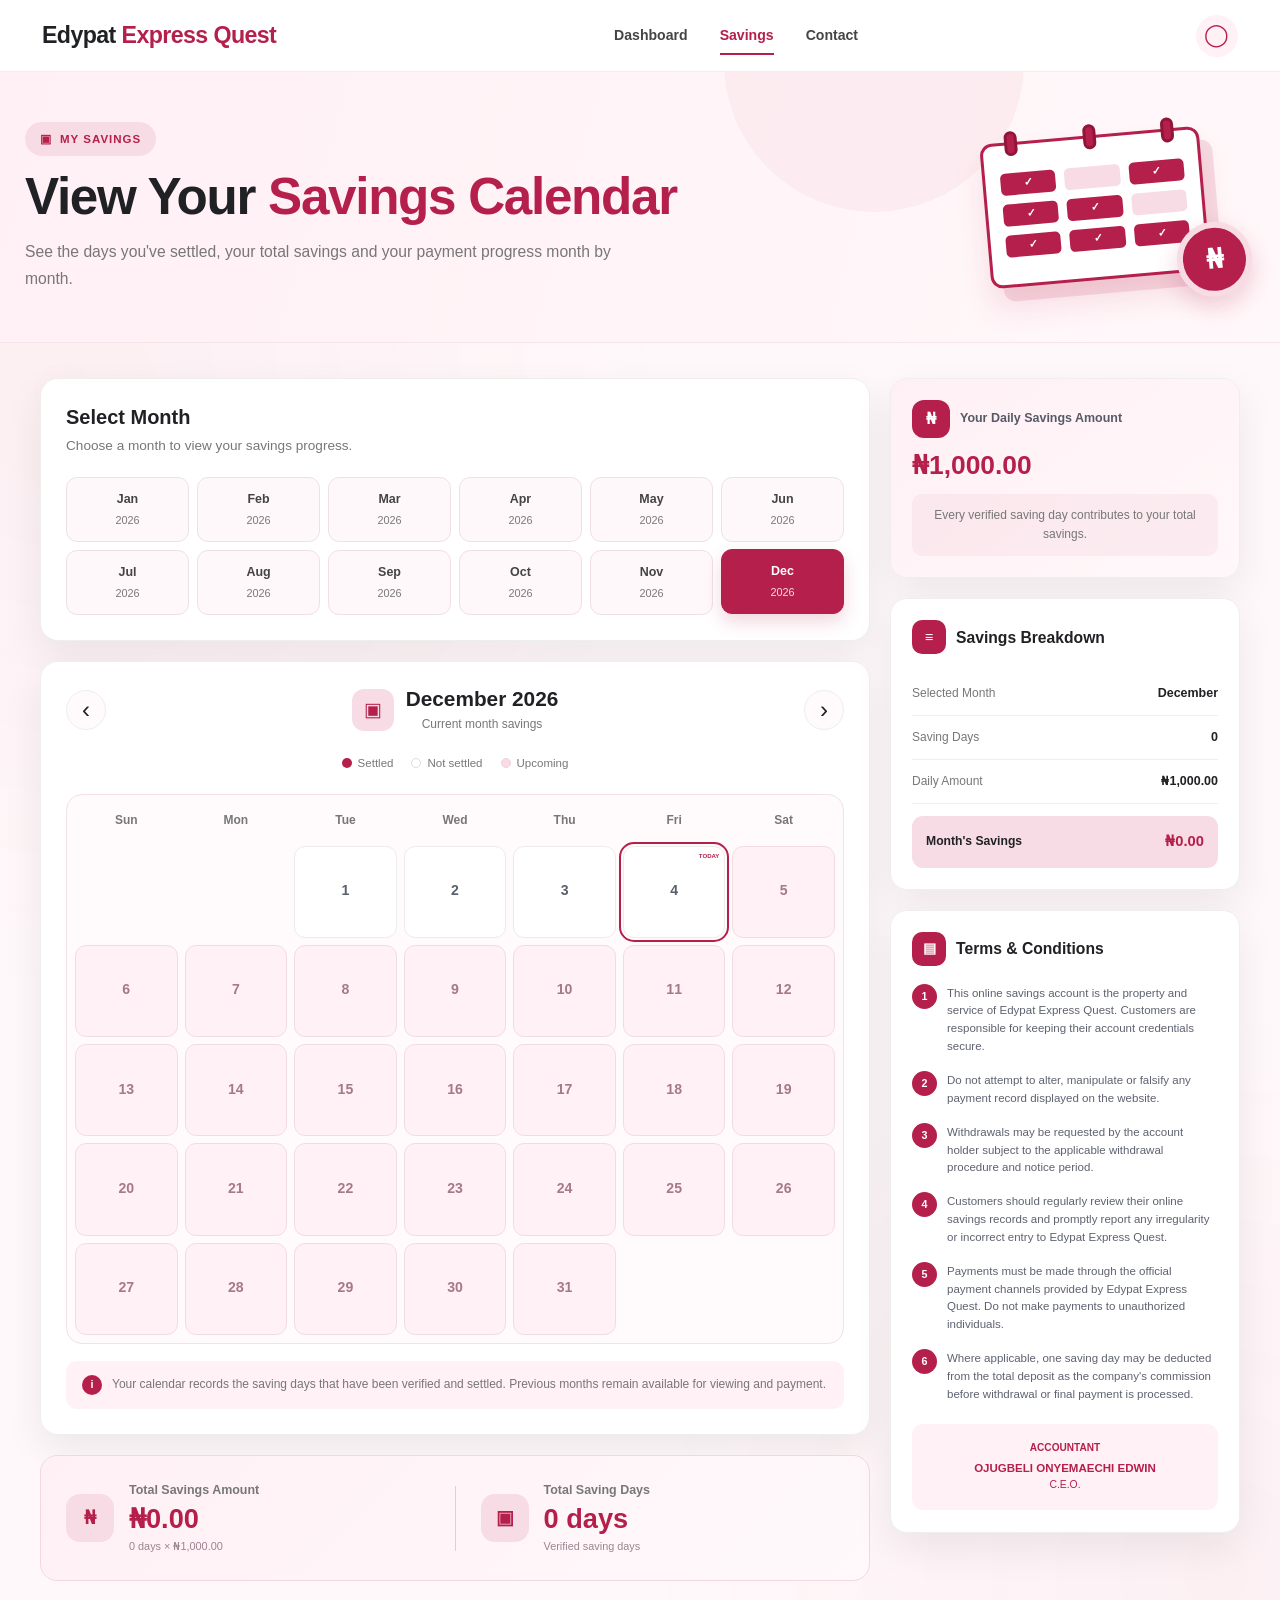
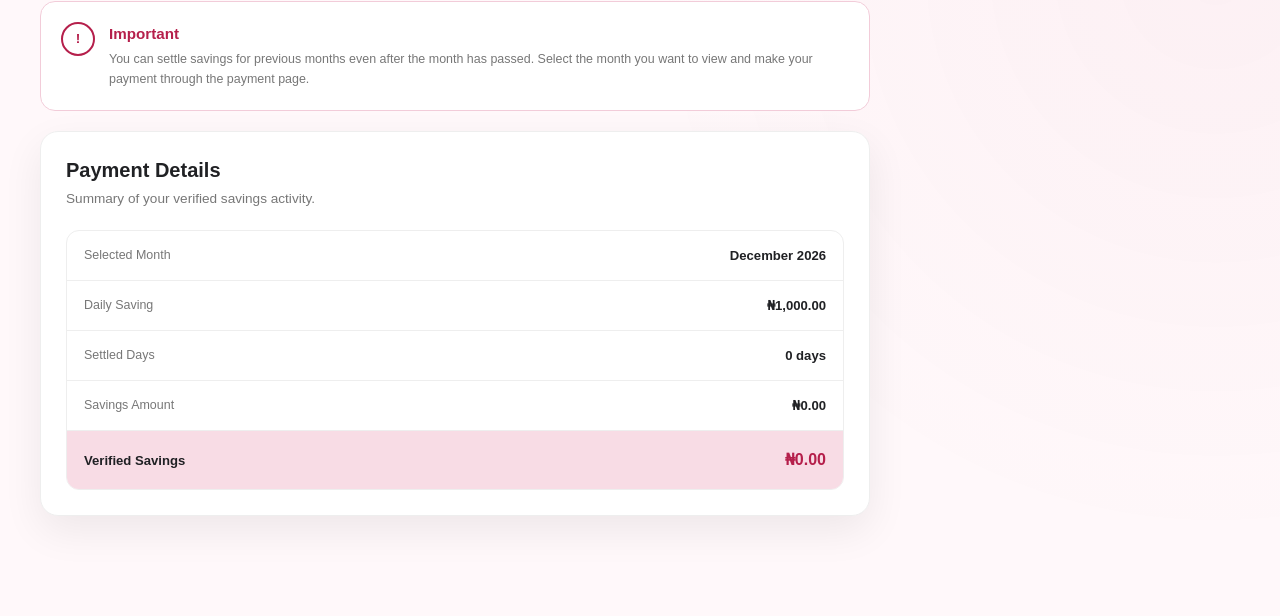
<file: savings.html>
<!DOCTYPE html>
<html lang="en">

<head>

    <meta charset="UTF-8">

    <meta
        name="viewport"
        content="width=device-width, initial-scale=1.0"
    >

    <meta
        name="description"
        content="View your Edypat Express Quest savings calendar, payment history and savings progress."
    >

    <title>My Savings | Edypat Express Quest</title>

    <link rel="stylesheet" href="css/savingsstyle.css">

</head>

<body>


<!-- =========================================================
     NAVBAR
========================================================= -->

<header class="navbar">

    <a href="index.html" class="logo">
        Edypat<span> Express Quest</span>
    </a>


    <nav class="main-nav">

        <a href="dashboard.html">
            Dashboard
        </a>

        <a href="savings.html" class="active">
            Savings
        </a>

        <a href="contact.html">
            Contact
        </a>

    </nav>


    <a href="profile.html" class="profile-button" aria-label="Profile">
        <span>◯</span>
    </a>

</header>



<!-- =========================================================
     MAIN
========================================================= -->

<main class="savings-page">


    <!-- =====================================================
         HERO
    ====================================================== -->

    <section class="savings-hero">

        <div class="hero-content">

            <div class="hero-eyebrow">
                <span>▣</span>
                MY SAVINGS
            </div>


            <h1>
                View Your
                <span>Savings Calendar</span>
            </h1>


            <p>
                See the days you've settled, your total savings
                and your payment progress month by month.
            </p>

        </div>


        <div class="hero-illustration">

            <div class="calendar-illustration">

                <div class="calendar-top">
                    <span></span>
                    <span></span>
                    <span></span>
                </div>

                <div class="calendar-body">

                    <div class="mini-check">✓</div>
                    <div></div>
                    <div class="mini-check">✓</div>

                    <div class="mini-check">✓</div>
                    <div class="mini-check">✓</div>
                    <div></div>

                    <div class="mini-check">✓</div>
                    <div class="mini-check">✓</div>
                    <div class="mini-check">✓</div>

                </div>

                <div class="naira-symbol">
                    ₦
                </div>

            </div>

        </div>

    </section>



    <!-- =====================================================
         CONTENT LAYOUT
    ====================================================== -->

    <section class="savings-layout">


        <!-- =================================================
             MAIN SAVINGS AREA
        ================================================== -->

        <div class="savings-main">


            <!-- =============================================
                 MONTH SELECTOR
            ============================================== -->

            <section class="savings-card month-card">

                <div class="section-heading">

                    <div>

                        <h2>
                            Select Month
                        </h2>

                        <p>
                            Choose a month to view your savings progress.
                        </p>

                    </div>

                </div>


                <div class="month-selector" id="monthSelector">

                    <!-- JavaScript creates months here -->

                </div>

            </section>



            <!-- =============================================
                 CALENDAR
            ============================================== -->

            <section class="savings-card calendar-card">


                <div class="calendar-heading">


                    <button
                        type="button"
                        class="calendar-nav"
                        id="previousMonth"
                        aria-label="Previous month"
                    >
                        ‹
                    </button>


                    <div class="calendar-title">

                        <span class="calendar-title-icon">
                            ▣
                        </span>

                        <div>

                            <h2 id="calendarMonth">
                                September 2026
                            </h2>

                            <p id="calendarStatus">
                                Savings progress
                            </p>

                        </div>

                    </div>


                    <button
                        type="button"
                        class="calendar-nav"
                        id="nextMonth"
                        aria-label="Next month"
                    >
                        ›
                    </button>


                </div>



                <!-- =========================================
                     CALENDAR LEGEND
                ========================================== -->

                <div class="calendar-legend">

                    <div class="legend-item">

                        <span class="legend-dot settled"></span>

                        <span>
                            Settled
                        </span>

                    </div>


                    <div class="legend-item">

                        <span class="legend-dot unsettled"></span>

                        <span>
                            Not settled
                        </span>

                    </div>


                    <div class="legend-item">

                        <span class="legend-dot future"></span>

                        <span>
                            Upcoming
                        </span>

                    </div>

                </div>



                <!-- =========================================
                     CALENDAR
                ========================================== -->

                <div class="calendar-wrapper">

                    <div class="calendar-weekdays">

                        <span>Sun</span>
                        <span>Mon</span>
                        <span>Tue</span>
                        <span>Wed</span>
                        <span>Thu</span>
                        <span>Fri</span>
                        <span>Sat</span>

                    </div>


                    <div
                        class="calendar-grid"
                        id="calendarGrid"
                    >

                        <!-- JavaScript generates days -->

                    </div>

                </div>


                <div class="calendar-note">

                    <span class="note-icon">
                        i
                    </span>

                    <p>
                        Your calendar records the saving days that
                        have been verified and settled. Previous
                        months remain available for viewing and
                        payment.
                    </p>

                </div>

            </section>



            <!-- =============================================
                 SAVINGS TOTALS
            ============================================== -->

            <section class="savings-summary-card">


                <div class="summary-box">

                    <div class="summary-icon">
                        ₦
                    </div>

                    <div>

                        <span>
                            Total Savings Amount
                        </span>

                        <strong id="totalSavingsAmount">
                            ₦0.00
                        </strong>

                        <small id="savingsFormula">
                            0 days × ₦0.00
                        </small>

                    </div>

                </div>


                <div class="summary-divider"></div>


                <div class="summary-box">

                    <div class="summary-icon">
                        ▣
                    </div>

                    <div>

                        <span>
                            Total Saving Days
                        </span>

                        <strong id="totalSavingDays">
                            0 days
                        </strong>

                        <small>
                            Verified saving days
                        </small>

                    </div>

                </div>


            </section>



            <!-- =============================================
                 IMPORTANT NOTICE
            ============================================== -->

            <section class="important-notice">

                <div class="notice-icon">
                    !
                </div>

                <div>

                    <h3>
                        Important
                    </h3>

                    <p>
                        You can settle savings for previous months
                        even after the month has passed. Select the
                        month you want to view and make your payment
                        through the payment page.
                    </p>

                </div>

            </section>



            <!-- =============================================
                 PAYMENT RECORD
            ============================================== -->

            <section class="savings-card payment-history-card">

                <div class="section-heading">

                    <div>

                        <h2>
                            Payment Details
                        </h2>

                        <p>
                            Summary of your verified savings activity.
                        </p>

                    </div>

                </div>


                <div class="payment-history">

                    <div class="history-row">

                        <span>
                            Selected Month
                        </span>

                        <strong id="historyMonth">
                            September 2026
                        </strong>

                    </div>


                    <div class="history-row">

                        <span>
                            Daily Saving
                        </span>

                        <strong id="historyDailyAmount">
                            ₦1,000.00
                        </strong>

                    </div>


                    <div class="history-row">

                        <span>
                            Settled Days
                        </span>

                        <strong id="historyDays">
                            0 days
                        </strong>

                    </div>


                    <div class="history-row">

                        <span>
                            Savings Amount
                        </span>

                        <strong id="historySavings">
                            ₦0.00
                        </strong>

                    </div>


                    <div class="history-total">

                        <span>
                            Verified Savings
                        </span>

                        <strong id="historyTotal">
                            ₦0.00
                        </strong>

                    </div>

                </div>

            </section>


        </div>



        <!-- =================================================
             SIDEBAR
        ================================================== -->

        <aside class="savings-sidebar">


            <!-- =============================================
                 DAILY SAVINGS
            ============================================== -->

            <section class="side-card daily-card">

                <div class="side-card-heading">

                    <div class="side-icon">
                        ₦
                    </div>

                    <span>
                        Your Daily Savings Amount
                    </span>

                </div>


                <strong
                    class="daily-amount"
                    id="sidebarDailyAmount"
                >
                    ₦1,000.00
                </strong>


                <p>
                    Every verified saving day contributes
                    to your total savings.
                </p>

            </section>



            <!-- =============================================
                 BREAKDOWN
            ============================================== -->

            <section class="side-card breakdown-card">

                <div class="side-title">

                    <div class="side-icon small">
                        ≡
                    </div>

                    <h3>
                        Savings Breakdown
                    </h3>

                </div>


                <div class="breakdown-row">

                    <span>
                        Selected Month
                    </span>

                    <strong id="breakdownMonth">
                        September
                    </strong>

                </div>


                <div class="breakdown-row">

                    <span>
                        Saving Days
                    </span>

                    <strong id="breakdownDays">
                        0
                    </strong>

                </div>


                <div class="breakdown-row">

                    <span>
                        Daily Amount
                    </span>

                    <strong id="breakdownDaily">
                        ₦1,000.00
                    </strong>

                </div>


                <div class="breakdown-total">

                    <span>
                        Month's Savings
                    </span>

                    <strong id="breakdownTotal">
                        ₦0.00
                    </strong>

                </div>

            </section>



            <!-- =============================================
                 TERMS AND CONDITIONS
            ============================================== -->

            <section class="side-card terms-card">

                <div class="side-title">

                    <div class="side-icon small">
                        ▤
                    </div>

                    <h3>
                        Terms & Conditions
                    </h3>

                </div>


                <div class="terms-list">


                    <div class="term-item">

                        <span class="term-number">
                            1
                        </span>

                        <p>
                            This online savings account is the
                            property and service of Edypat Express Quest.
                            Customers are responsible for keeping
                            their account credentials secure.
                        </p>

                    </div>


                    <div class="term-item">

                        <span class="term-number">
                            2
                        </span>

                        <p>
                            Do not attempt to alter, manipulate or
                            falsify any payment record displayed
                            on the website.
                        </p>

                    </div>


                    <div class="term-item">

                        <span class="term-number">
                            3
                        </span>

                        <p>
                            Withdrawals may be requested by the
                            account holder subject to the applicable
                            withdrawal procedure and notice period.
                        </p>

                    </div>


                    <div class="term-item">

                        <span class="term-number">
                            4
                        </span>

                        <p>
                            Customers should regularly review their
                            online savings records and promptly report
                            any irregularity or incorrect entry to
                            Edypat Express Quest.
                        </p>

                    </div>


                    <div class="term-item">

                        <span class="term-number">
                            5
                        </span>

                        <p>
                            Payments must be made through the official
                            payment channels provided by Edypat Express Quest.
                            Do not make payments to unauthorized
                            individuals.
                        </p>

                    </div>


                    <div class="term-item">

                        <span class="term-number">
                            6
                        </span>

                        <p>
                            Where applicable, one saving day may be
                            deducted from the total deposit as the
                            company's commission before withdrawal
                            or final payment is processed.
                        </p>

                    </div>


                </div>


                <div class="accountant-box">

                    <span>
                        ACCOUNTANT
                    </span>

                    <strong>
                        OJUGBELI ONYEMAECHI EDWIN
                    </strong>

                    <small>
                        C.E.O.
                    </small>

                </div>

            </section>


        </aside>

    </section>

</main>






<script src="js/savings.js"></script>

</body>

</html>
</file>
<file: css/style.css>
/* ==============================
   EDYPAT EXPRESS QUEST — DESIGN SYSTEM
   ============================== */

:root {
    /* Brand colors — inspired by the physical card */
    --primary: #b51f4b;
    --primary-dark: #8f1539;
    --primary-light: #f8dce5;

    --dark: #202124;
    --text: #444444;
    --muted: #777777;

    --background: #fff8fa;
    --white: #ffffff;
    --border: #eeeeee;

    /* Layout */
    --container: 1200px;
    --radius: 18px;

    /* Shadows */
    --shadow: 0 15px 40px rgba(0, 0, 0, 0.08);
}


/* ==============================
   RESET
   ============================== */

* {
    margin: 0;
    padding: 0;
    box-sizing: border-box;
}

html {
    scroll-behavior: smooth;
}

body {
    font-family: Arial, Helvetica, sans-serif;
    background: var(--background);
    color: var(--text);
    line-height: 1.6;
}

a {
    color: inherit;
    text-decoration: none;
}


/* ==============================
   NAVIGATION
   ============================== */

.navbar {
    width: 100%;
    max-width: var(--container);
    margin: auto;

    padding: 24px 30px;

    display: flex;
    align-items: center;
    justify-content: space-between;
}

.logo {
    font-size: 1.5rem;
    font-weight: 800;
    color: var(--dark);
}

.logo span {
    color: var(--primary);
}

.navbar nav {
    display: flex;
    align-items: center;
    gap: 28px;
}

.navbar nav a {
    font-size: 0.95rem;
    font-weight: 500;
    transition: 0.2s ease;
}

.navbar nav a:hover {
    color: var(--primary);
}

.login-btn {
    padding: 10px 20px;
    border-radius: 10px;
    background: var(--primary);
    color: var(--white) !important;
}


/* ==============================
   HERO
   ============================== */

.hero {
    max-width: var(--container);
    min-height: calc(100vh - 90px);

    margin: auto;
    padding: 70px 30px;

    display: grid;
    grid-template-columns: 1.2fr 0.8fr;
    align-items: center;
    gap: 70px;
}

.hero-content {
    max-width: 650px;
}

.eyebrow {
    margin-bottom: 15px;

    color: var(--primary);
    font-size: 0.8rem;
    font-weight: 800;
    letter-spacing: 2px;
}

.hero h1 {
    color: var(--dark);

    font-size: clamp(2.8rem, 6vw, 5.5rem);
    line-height: 1.05;

    margin-bottom: 25px;
}

.hero h1 span {
    display: block;
    color: var(--primary);
}

.hero-text {
    max-width: 550px;

    margin-bottom: 35px;

    color: var(--muted);
    font-size: 1.1rem;
}


/* ==============================
   BUTTONS
   ============================== */

.hero-buttons {
    display: flex;
    align-items: center;
    gap: 15px;
    flex-wrap: wrap;
}

.primary-btn,
.secondary-btn {
    display: inline-flex;
    align-items: center;
    justify-content: center;

    min-height: 50px;
    padding: 0 25px;

    border-radius: 12px;

    font-weight: 700;

    transition: 0.2s ease;
}

.primary-btn {
    background: var(--primary);
    color: var(--white);
}

.primary-btn:hover {
    background: var(--primary-dark);
    transform: translateY(-2px);
}

.secondary-btn {
    background: var(--white);
    border: 1px solid var(--border);
    color: var(--dark);
}

.secondary-btn:hover {
    border-color: var(--primary);
    color: var(--primary);
}


/* ==============================
   TABLET
   ============================== */

@media (max-width: 900px) {

    .hero {
        grid-template-columns: 1fr;
        text-align: center;

        gap: 50px;
        padding-top: 50px;
    }

    .hero-content {
        margin: auto;
    }

    .hero-text {
        margin-left: auto;
        margin-right: auto;
    }

    .hero-buttons {
        justify-content: center;
    }

    .savings-card {
        margin: auto;
    }
}


/* ==============================
   MOBILE
   ============================== */

@media (max-width: 600px) {

    .navbar {
        padding: 18px 20px;
    }

    .navbar nav {
        gap: 12px;
    }

    .navbar nav a:not(.login-btn) {
        display: none;
    }

    .login-btn {
        padding: 8px 15px;
    }

    .hero {
        min-height: auto;
        padding: 55px 20px 70px;
    }

    .hero h1 {
        font-size: clamp(2.5rem, 13vw, 4rem);
    }

    .hero-text {
        font-size: 1rem;
    }

    .savings-card {
        padding: 28px 22px;
    }

    .primary-btn,
    .secondary-btn {
        width: 100%;
    }
}

/* ==============================
   INFO CARD
   ============================== */
.info-card {
    width: 100%;
    max-width: 400px;
    margin: auto;

    padding: 30px;

    border-radius: 25px;

    background: var(--primary);
    color: var(--white);

    box-shadow: var(--shadow);
}

.info-card-header {
    display: flex;
    justify-content: space-between;
    align-items: center;

    font-size: 0.75rem;
    font-weight: 700;
    letter-spacing: 1.5px;
}

.info-card-body {
    padding: 55px 0;
}

.info-card-body > p:first-child {
    opacity: 0.8;
    font-size: 0.9rem;
}

.info-card h2 {
    margin: 10px 0 15px;

    font-size: clamp(2.2rem, 6vw, 3.5rem);
}

.info-card h2 span {
    font-size: 1rem;
    font-weight: 400;
}

.info-card-body p:last-child {
    max-width: 280px;

    opacity: 0.85;
    font-size: 0.9rem;
}

.info-card-footer {
    display: flex;
    justify-content: space-between;

    padding-top: 20px;

    border-top: 1px solid rgba(255, 255, 255, 0.25);

    font-size: 0.8rem;
}

/* ==============================
   HOW IT WORKS
   ============================== */

.how-it-works {
    max-width: var(--container);
    margin: auto;

    padding: 100px 30px;
}

.section-heading {
    max-width: 650px;
    margin-bottom: 60px;
}

.section-heading h2 {
    margin-bottom: 15px;

    color: var(--dark);
    font-size: clamp(2rem, 5vw, 3.5rem);
    line-height: 1.1;
}

.section-heading > p:last-child {
    color: var(--muted);
    max-width: 550px;
}

.steps {
    display: grid;
    grid-template-columns: repeat(4, 1fr);
    gap: 25px;
}

.step {
    padding: 30px;

    background: var(--white);
    border: 1px solid var(--border);
    border-radius: var(--radius);

    transition: 0.2s ease;
}

.step:hover {
    transform: translateY(-5px);
    box-shadow: var(--shadow);
}

.step-number {
    width: 45px;
    height: 45px;

    margin-bottom: 25px;

    display: flex;
    align-items: center;
    justify-content: center;

    border-radius: 12px;

    background: var(--primary-light);
    color: var(--primary);

    font-size: 0.8rem;
    font-weight: 800;
}

.step h3 {
    margin-bottom: 12px;

    color: var(--dark);
    font-size: 1.1rem;
}

.step p {
    color: var(--muted);
    font-size: 0.9rem;
}


/* Tablet */

@media (max-width: 900px) {

    .steps {
        grid-template-columns: repeat(2, 1fr);
    }

}


/* Phone */

@media (max-width: 600px) {

    .how-it-works {
        padding: 70px 20px;
    }

    .steps {
        grid-template-columns: 1fr;
    }

}


/* ==============================
   CONTACT & FAQ
   ============================== */

.contact-section {
    max-width: var(--container);
    margin: auto;
    padding: 100px 30px;
}

.contact-content {
    display: grid;
    grid-template-columns: 1.3fr 0.7fr;
    gap: 40px;
    align-items: start;
}


/* FAQ */

.faq {
    display: flex;
    flex-direction: column;
    gap: 12px;
}

.faq-item {
    background: var(--white);
    border: 1px solid var(--border);
    border-radius: var(--radius);
    overflow: hidden;
}

.faq-question {
    width: 100%;
    padding: 22px 25px;

    display: flex;
    align-items: center;
    justify-content: space-between;

    border: none;
    background: transparent;

    color: var(--dark);
    font-size: 0.95rem;
    font-weight: 700;

    text-align: left;
    cursor: pointer;
}

.faq-icon {
    color: var(--primary);
    font-size: 1.3rem;

    transition: transform 0.2s ease;
}

.faq-answer {
    display: none;
    padding: 0 25px 22px;

    color: var(--muted);
    font-size: 0.9rem;
}

.faq-item.active .faq-answer {
    display: block;
}

.faq-item.active .faq-icon {
    transform: rotate(45deg);
}


/* Contact card */

.contact-card {
    padding: 35px;

    border-radius: 25px;

    background: var(--primary);
    color: var(--white);

    box-shadow: var(--shadow);
}

.contact-card-icon {
    width: 50px;
    height: 50px;

    margin-bottom: 25px;

    display: flex;
    align-items: center;
    justify-content: center;

    border-radius: 14px;

    background: rgba(255, 255, 255, 0.15);

    font-size: 1.3rem;
}

.contact-card h3 {
    margin-bottom: 12px;

    font-size: 1.5rem;
}

.contact-card p {
    margin-bottom: 25px;

    opacity: 0.85;
    font-size: 0.9rem;
}

.whatsapp-btn,
.call-btn {
    width: 100%;
    min-height: 48px;

    margin-top: 10px;

    display: flex;
    align-items: center;
    justify-content: center;

    border-radius: 10px;

    font-weight: 700;
}

.whatsapp-btn {
    background: var(--white);
    color: var(--primary);
}

.call-btn {
    border: 1px solid rgba(255, 255, 255, 0.4);
    color: var(--white);
}


/* Tablet */

@media (max-width: 900px) {

    .contact-content {
        grid-template-columns: 1fr;
    }

}


/* Mobile */

@media (max-width: 600px) {

    .contact-section {
        padding: 70px 20px;
    }

    .contact-card {
        padding: 28px;
    }

}

.mottosect{
height: 40px;
width: 100%;
background-color: #202124;
color: white;
text-align: center;
}


/* =========================
   AUTHENTICATION PAGES
========================= */

.auth-page {
    min-height: 100vh;
    padding: 40px 20px;
    display: flex;
    align-items: center;
    justify-content: center;
    background: var(--background);
}

.auth-container {
    width: 100%;
    max-width: 480px;
}

.auth-logo {
    display: block;
    width: fit-content;
    margin: 0 auto 25px;
}

.auth-card {
    background: var(--white);
    padding: 40px;
    border: 1px solid var(--border);
    border-radius: 24px;
    box-shadow: var(--shadow);
}

.auth-header {
    text-align: center;
    margin-bottom: 30px;
}

.auth-header h1 {
    margin-bottom: 12px;
    font-size: 2rem;
    color: var(--dark);
}

.auth-header p:last-child {
    color: var(--muted);
    font-size: 0.9rem;
    line-height: 1.6;
}

.form-group {
    margin-bottom: 20px;
}

.form-group label {
    display: block;
    margin-bottom: 8px;
    color: var(--dark);
    font-size: 0.9rem;
    font-weight: 700;
}

.form-group input {
    width: 100%;
    padding: 14px 15px;
    border: 1px solid var(--border);
    border-radius: 10px;
    background: var(--white);
    color: var(--dark);
    font-family: inherit;
    font-size: 0.95rem;
    outline: none;
    transition: 0.2s ease;
}

.form-group input:focus {
    border-color: var(--primary);
    box-shadow: 0 0 0 3px var(--primary-light);
}

.auth-btn {
    width: 100%;
    min-height: 50px;
    border: none;
    border-radius: 10px;
    background: var(--primary);
    color: var(--white);
    font-family: inherit;
    font-size: 0.95rem;
    font-weight: 700;
    cursor: pointer;
    transition: 0.2s ease;
}

.auth-btn:hover {
    background: var(--primary-dark);
}

.auth-footer {
    margin-top: 25px;
    text-align: center;
}

.auth-footer p {
    color: var(--muted);
    font-size: 0.9rem;
}

.auth-footer a {
    color: var(--primary);
    font-weight: 700;
}

@media (max-width: 600px) {
    .auth-page {
        padding: 25px 15px;
    }

    .auth-card {
        padding: 28px 22px;
        border-radius: 18px;
    }

    .auth-header h1 {
        font-size: 1.6rem;
    }
}
</file>
<file: css/profile-notifications.css>
/* =========================================================
    Edypat Express Quest
   PROFILE + NOTIFICATIONS
========================================================= */


/* =========================================================
   ACCOUNT PAGE
========================================================= */

.account-page {
    min-height: 100vh;
    background: var(--background);
    padding: 55px 20px 90px;
}

.account-container {
    width: 100%;
    max-width: 950px;
    margin: 0 auto;
}


/* =========================================================
   PAGE HEADING
========================================================= */

.account-heading {
    margin-bottom: 35px;
    text-align: center;
}

.account-heading .eyebrow {
    margin-bottom: 10px;
    color: var(--primary);
    font-size: 0.75rem;
    font-weight: 800;
    letter-spacing: 1.5px;
}

.account-heading h1 {
    margin-bottom: 12px;
    color: var(--dark);
    font-size: clamp(2rem, 5vw, 3rem);
    line-height: 1.15;
}

.account-heading > p:last-child {
    max-width: 580px;
    margin: 0 auto;
    color: var(--muted);
    font-size: 0.95rem;
    line-height: 1.7;
}


/* =========================================================
   PROFILE CARD
========================================================= */

.profile-card {
    overflow: hidden;
    margin-bottom: 25px;
    background: var(--white);
    border: 1px solid var(--border);
    border-radius: 24px;
    box-shadow: var(--shadow);

    animation: accountCardIn 0.55s ease both;
}


/* =========================================================
   PROFILE HEADER
========================================================= */

.profile-header {
    display: flex;
    align-items: center;
    gap: 20px;

    padding: 32px;

    background:
        linear-gradient(
            135deg,
            var(--primary-light),
            var(--white)
        );

    border-bottom: 1px solid var(--border);
}

.profile-avatar {
    width: 72px;
    height: 72px;
    min-width: 72px;

    display: flex;
    align-items: center;
    justify-content: center;

    border-radius: 50%;

    background: var(--primary);
    color: var(--white);

    font-size: 1.5rem;
    font-weight: 800;

    box-shadow:
        0 10px 25px rgba(181, 31, 75, 0.18);

    transition:
        transform 0.25s ease,
        box-shadow 0.25s ease;
}

.profile-avatar:hover {
    transform: translateY(-3px) scale(1.03);

    box-shadow:
        0 15px 30px rgba(181, 31, 75, 0.25);
}

.profile-header-info h2 {
    margin-bottom: 5px;
    color: var(--dark);
    font-size: 1.4rem;
}

.profile-header-info p {
    color: var(--muted);
    font-size: 0.85rem;
}


/* =========================================================
   PROFILE SECTION
========================================================= */

.profile-section {
    padding: 32px;
    border-bottom: 1px solid var(--border);
}

.profile-section-heading {
    margin-bottom: 22px;
}

.section-label {
    display: block;
    margin-bottom: 5px;

    color: var(--primary);

    font-size: 0.68rem;
    font-weight: 800;
    letter-spacing: 1.3px;
}

.profile-section-heading h3 {
    color: var(--dark);
    font-size: 1.15rem;
}


/* =========================================================
   PROFILE DETAILS GRID
========================================================= */

.profile-details-grid {
    display: grid;
    grid-template-columns: 1fr 1fr;
    gap: 12px;
}

.profile-detail {
    min-height: 80px;

    display: flex;
    flex-direction: column;
    justify-content: center;

    padding: 17px 18px;

    border: 1px solid var(--border);
    border-radius: 14px;

    background: #fafafa;

    transition:
        transform 0.2s ease,
        border-color 0.2s ease,
        background 0.2s ease;
}

.profile-detail:hover {
    transform: translateY(-2px);

    border-color: #edc7d2;

    background: #fffafb;
}

.profile-detail-full {
    grid-column: 1 / -1;
}

.detail-label {
    display: block;

    margin-bottom: 7px;

    color: var(--muted);

    font-size: 0.76rem;
}

.profile-detail strong {
    color: var(--dark);

    font-size: 0.9rem;
    line-height: 1.5;

    word-break: break-word;
}


/* =========================================================
   ACCOUNT STATUS
========================================================= */

.account-status {
    display: flex;
    align-items: center;
    gap: 7px;

    color: #228b5a !important;
}

.status-dot {
    width: 8px;
    height: 8px;

    display: inline-block;

    border-radius: 50%;

    background: #28a968;

    box-shadow:
        0 0 0 4px rgba(40, 169, 104, 0.1);
}


/* =========================================================
   PROFILE NOTICE
========================================================= */

.profile-notice {
    display: flex;
    align-items: flex-start;
    gap: 14px;

    margin: 25px 32px 0;
    padding: 17px 18px;

    border-left: 4px solid var(--primary);
    border-radius: 9px;

    background: var(--primary-light);
}

.profile-notice-icon {
    width: 30px;
    height: 30px;
    min-width: 30px;

    display: flex;
    align-items: center;
    justify-content: center;

    border-radius: 50%;

    background: var(--primary);
    color: var(--white);

    font-size: 0.8rem;
    font-weight: 800;
}

.profile-notice strong {
    display: block;

    margin-bottom: 4px;

    color: var(--dark);

    font-size: 0.82rem;
}

.profile-notice p {
    color: var(--muted);

    font-size: 0.78rem;
    line-height: 1.55;
}


/* =========================================================
   PROFILE ACTIONS
========================================================= */

.profile-actions {
    display: flex;
    justify-content: flex-end;

    padding: 25px 32px 32px;
}

.profile-contact-btn {
    min-height: 48px;

    display: inline-flex;
    align-items: center;
    justify-content: center;

    padding: 0 22px;

    border-radius: 10px;

    font-size: 0.85rem;
    font-weight: 800;

    text-decoration: none;

    transition:
        transform 0.2s ease,
        box-shadow 0.2s ease;
}

.profile-contact-btn:hover {
    transform: translateY(-2px);

    box-shadow:
        0 10px 25px rgba(181, 31, 75, 0.15);
}

.profile-contact-btn span {
    margin-left: 8px;
}


/* =========================================================
   TERMS CARD
========================================================= */

.terms-card {
    margin-bottom: 25px;
    padding: 35px;

    background: var(--white);

    border: 1px solid var(--border);
    border-radius: 24px;

    box-shadow: var(--shadow);

    animation:
        accountCardIn 0.6s 0.08s ease both;
}


/* =========================================================
   TERMS HEADING
========================================================= */

.terms-heading {
    display: flex;
    align-items: center;
    gap: 15px;

    margin-bottom: 30px;
}

.terms-icon {
    width: 48px;
    height: 48px;
    min-width: 48px;

    display: flex;
    align-items: center;
    justify-content: center;

    border-radius: 14px;

    background: var(--primary-light);
    color: var(--primary);

    font-size: 1rem;
    font-weight: 900;
}

.terms-heading .eyebrow {
    margin-bottom: 5px;

    color: var(--primary);

    font-size: 0.68rem;
    font-weight: 800;

    letter-spacing: 1.3px;
}

.terms-heading h2 {
    color: var(--dark);
    font-size: 1.35rem;
}


/* =========================================================
   TERMS LIST
========================================================= */

.terms-list {
    display: flex;
    flex-direction: column;
    gap: 14px;
}

.term-item {
    display: flex;
    align-items: flex-start;
    gap: 14px;

    padding: 18px;

    border: 1px solid var(--border);
    border-radius: 14px;

    background: #fafafa;

    transition:
        transform 0.2s ease,
        border-color 0.2s ease,
        background 0.2s ease;
}

.term-item:hover {
    transform: translateX(3px);

    border-color: #edc7d2;

    background: #fffafb;
}

.term-number {
    width: 30px;
    height: 30px;
    min-width: 30px;

    display: flex;
    align-items: center;
    justify-content: center;

    border-radius: 50%;

    background: var(--primary-light);
    color: var(--primary);

    font-size: 0.72rem;
    font-weight: 800;
}

.term-item strong {
    display: block;

    margin-bottom: 5px;

    color: var(--dark);

    font-size: 0.87rem;
}

.term-item p {
    color: var(--muted);

    font-size: 0.8rem;
    line-height: 1.65;
}


/* =========================================================
   TERMS FOOTER
========================================================= */

.terms-footer {
    margin-top: 25px;
    padding: 20px;

    border-radius: 14px;

    background: var(--primary-light);

    text-align: center;
}

.terms-footer strong {
    display: block;

    margin-bottom: 5px;

    color: var(--dark);

    font-size: 0.85rem;
}

.terms-footer p {
    margin-bottom: 10px;

    color: var(--muted);

    font-size: 0.78rem;
}

.terms-footer a {
    color: var(--primary);

    font-size: 0.8rem;
    font-weight: 800;

    text-decoration: none;
}

.terms-footer a:hover {
    text-decoration: underline;
}


/* =========================================================
   NOTIFICATION PAGE
========================================================= */

.notification-controls {
    display: flex;
    align-items: center;
    justify-content: space-between;

    margin-bottom: 15px;
    padding: 15px 18px;

    background: var(--white);

    border: 1px solid var(--border);
    border-radius: 14px;
}

.notification-count {
    color: var(--muted);
    font-size: 0.82rem;
}

.notification-count strong {
    color: var(--primary);
}


/* =========================================================
   MARK ALL BUTTON
========================================================= */

.mark-all-btn {
    padding: 8px 13px;

    border: 1px solid #e7c4ce;
    border-radius: 8px;

    background: var(--white);
    color: var(--primary);

    font-size: 0.76rem;
    font-weight: 800;

    cursor: pointer;

    transition:
        background 0.2s ease,
        color 0.2s ease;
}

.mark-all-btn:hover {
    background: var(--primary);
    color: var(--white);
}


/* =========================================================
   NOTIFICATION LIST
========================================================= */

.notification-list {
    display: flex;
    flex-direction: column;
    gap: 12px;
}


/* =========================================================
   NOTIFICATION ITEM
========================================================= */

.notification-item {
    position: relative;

    display: flex;
    align-items: flex-start;
    gap: 17px;

    padding: 22px;

    background: var(--white);

    border: 1px solid var(--border);
    border-radius: 17px;

    box-shadow:
        0 7px 25px rgba(0, 0, 0, 0.035);

    transition:
        transform 0.2s ease,
        border-color 0.2s ease,
        box-shadow 0.2s ease;

    animation: notificationIn 0.45s ease both;
}

.notification-item:nth-child(2) {
    animation-delay: 0.06s;
}

.notification-item:nth-child(3) {
    animation-delay: 0.12s;
}

.notification-item:hover {
    transform: translateY(-2px);

    border-color: #eac4cf;

    box-shadow:
        0 12px 30px rgba(0, 0, 0, 0.06);
}


/* =========================================================
   UNREAD NOTIFICATION
========================================================= */

.notification-item.unread {
    border-left: 4px solid var(--primary);
    background: #fffafb;
}


/* =========================================================
   NOTIFICATION ICON
========================================================= */

.notification-icon {
    width: 46px;
    height: 46px;
    min-width: 46px;

    display: flex;
    align-items: center;
    justify-content: center;

    border-radius: 13px;

    font-size: 1rem;
    font-weight: 900;
}

.payment-icon {
    background: var(--primary-light);
    color: var(--primary);
}

.success-icon {
    background: #e7f7ee;
    color: #208a57;
}

.info-icon {
    background: #f0edf9;
    color: #63509a;
}


/* =========================================================
   NOTIFICATION CONTENT
========================================================= */

.notification-content {
    flex: 1;
    min-width: 0;
}

.notification-top {
    display: flex;
    align-items: flex-start;
    justify-content: space-between;
    gap: 20px;

    margin-bottom: 7px;
}

.notification-top h3 {
    color: var(--dark);

    font-size: 0.95rem;
    line-height: 1.4;
}

.notification-time {
    flex-shrink: 0;

    color: #999;

    font-size: 0.7rem;
}

.notification-content > p {
    margin-bottom: 10px;

    color: var(--muted);

    font-size: 0.8rem;
    line-height: 1.6;
}


/* =========================================================
   NOTIFICATION STATUS
========================================================= */

.notification-status {
    display: inline-flex;

    padding: 5px 9px;

    border-radius: 20px;

    font-size: 0.68rem;
    font-weight: 800;
}

.pending-status {
    background: #fff0d8;
    color: #9b6419;
}

.verified-status {
    background: #e7f7ee;
    color: #208a57;
}


/* =========================================================
   UNREAD DOT
========================================================= */

.unread-dot {
    width: 8px;
    height: 8px;
    min-width: 8px;

    margin-top: 7px;

    border-radius: 50%;

    background: var(--primary);

    box-shadow:
        0 0 0 4px rgba(181, 31, 75, 0.08);

    animation: unreadPulse 2s infinite;
}


/* =========================================================
   EMPTY NOTIFICATIONS
========================================================= */

.notification-empty {
    padding: 60px 25px;

    background: var(--white);

    border: 1px solid var(--border);
    border-radius: 20px;

    text-align: center;

    animation: accountCardIn 0.45s ease both;
}

.empty-notification-icon {
    width: 65px;
    height: 65px;

    margin: 0 auto 18px;

    display: flex;
    align-items: center;
    justify-content: center;

    border-radius: 50%;

    background: var(--primary-light);
    color: var(--primary);

    font-size: 1.3rem;
    font-weight: 900;
}

.notification-empty h2 {
    margin-bottom: 8px;

    color: var(--dark);

    font-size: 1.25rem;
}

.notification-empty p {
    color: var(--muted);

    font-size: 0.85rem;
}


/* =========================================================
   NOTIFICATION INFORMATION
========================================================= */

.notification-info-card {
    display: flex;
    align-items: flex-start;
    gap: 14px;

    margin-top: 20px;
    padding: 18px;

    border-radius: 15px;

    background: var(--primary-light);

    border: 1px solid #f0d0da;
}

.notification-info-icon {
    width: 30px;
    height: 30px;
    min-width: 30px;

    display: flex;
    align-items: center;
    justify-content: center;

    border-radius: 50%;

    background: var(--primary);
    color: var(--white);

    font-size: 0.8rem;
    font-weight: 800;
}

.notification-info-card strong {
    display: block;

    margin-bottom: 5px;

    color: var(--dark);

    font-size: 0.82rem;
}

.notification-info-card p {
    color: var(--muted);

    font-size: 0.77rem;
    line-height: 1.6;
}


/* =========================================================
   NAVIGATION NOTIFICATION BADGE
========================================================= */

.nav-notification-link {
    position: relative;
}

.nav-notification-badge {
    min-width: 17px;
    height: 17px;

    display: inline-flex;
    align-items: center;
    justify-content: center;

    margin-left: 4px;

    padding: 0 4px;

    border-radius: 20px;

    background: var(--primary);
    color: var(--white);

    font-size: 0.58rem;
    font-weight: 800;

    vertical-align: middle;
}


/* =========================================================
   ANIMATIONS
========================================================= */

@keyframes accountCardIn {

    from {
        opacity: 0;
        transform: translateY(15px);
    }

    to {
        opacity: 1;
        transform: translateY(0);
    }

}


@keyframes notificationIn {

    from {
        opacity: 0;
        transform: translateY(10px);
    }

    to {
        opacity: 1;
        transform: translateY(0);
    }

}


@keyframes unreadPulse {

    0%,
    100% {
        box-shadow:
            0 0 0 4px rgba(181, 31, 75, 0.08);
    }

    50% {
        box-shadow:
            0 0 0 7px rgba(181, 31, 75, 0.02);
    }

}


/* =========================================================
   RESPONSIVE
========================================================= */

@media (max-width: 900px) {

    .account-page {
        padding: 45px 20px 75px;
    }

}


@media (max-width: 700px) {

    .account-page {
        padding: 35px 15px 65px;
    }

    .account-heading {
        margin-bottom: 25px;
    }

    .account-heading h1 {
        font-size: 2rem;
    }

    .profile-header {
        padding: 25px 20px;
    }

    .profile-section {
        padding: 25px 20px;
    }

    .profile-details-grid {
        grid-template-columns: 1fr;
    }

    .profile-detail-full {
        grid-column: auto;
    }

    .profile-notice {
        margin-left: 20px;
        margin-right: 20px;
    }

    .profile-actions {
        padding: 20px;
    }

    .terms-card {
        padding: 25px 20px;
    }

    .notification-item {
        padding: 18px;
    }

}


@media (max-width: 520px) {

    .account-page {
        padding: 25px 12px 55px;
    }

    .account-heading h1 {
        font-size: 1.75rem;
    }

    .account-heading > p:last-child {
        font-size: 0.86rem;
    }

    .profile-header {
        gap: 14px;
        padding: 22px 17px;
    }

    .profile-avatar {
        width: 58px;
        height: 58px;
        min-width: 58px;

        font-size: 1.2rem;
    }

    .profile-header-info h2 {
        font-size: 1.15rem;
    }

    .profile-section {
        padding: 22px 17px;
    }

    .profile-notice {
        margin-left: 17px;
        margin-right: 17px;
    }

    .profile-actions {
        padding: 18px 17px 22px;
    }

    .profile-contact-btn {
        width: 100%;
    }

    .terms-card {
        padding: 22px 17px;
    }

    .terms-heading {
        gap: 11px;
    }

    .terms-icon {
        width: 42px;
        height: 42px;
        min-width: 42px;
    }

    .terms-heading h2 {
        font-size: 1.15rem;
    }

    .term-item {
        gap: 10px;
        padding: 15px;
    }

    .notification-controls {
        align-items: flex-start;
        gap: 10px;
        flex-direction: column;
    }

    .mark-all-btn {
        width: 100%;
    }

    .notification-item {
        gap: 12px;
        padding: 16px;
    }

    .notification-icon {
        width: 40px;
        height: 40px;
        min-width: 40px;
    }

    .notification-top {
        flex-direction: column;
        gap: 3px;
    }

    .notification-time {
        font-size: 0.68rem;
    }

    .notification-info-card {
        padding: 15px;
    }

}


@media (max-width: 380px) {

    .profile-header {
        align-items: flex-start;
    }

    .profile-avatar {
        width: 50px;
        height: 50px;
        min-width: 50px;
    }

    .profile-header-info h2 {
        font-size: 1rem;
    }

    .profile-header-info p {
        font-size: 0.75rem;
    }

    .notification-item {
        padding: 14px;
    }

    .notification-icon {
        width: 36px;
        height: 36px;
        min-width: 36px;
        border-radius: 10px;
    }

}
</file>
<file: css/paymentstyle.css>
/* =========================================================
   Edypat Express Quest - GLOBAL + PAYMENT PAGE CSS
========================================================= */

/* =========================================================
   ROOT VARIABLES
========================================================= */

:root {
    --primary: #b51f4b;
    --primary-dark: #8f1539;
    --primary-light: #f8dce5;

    --dark: #202124;
    --text: #444444;
    --muted: #777777;

    --background: #fff8fa;
    --white: #ffffff;

    --border: #eeeeee;

    --container: 1200px;
    --radius: 18px;

    --shadow: 0 15px 40px rgba(0, 0, 0, 0.08);
}


/* =========================================================
   GLOBAL RESET
========================================================= */

* {
    margin: 0;
    padding: 0;
    box-sizing: border-box;
}

html {
    scroll-behavior: smooth;
}

body {
    min-height: 100vh;
    margin: 0;

    background: var(--background);
    color: var(--text);

    font-family:
        Inter,
        -apple-system,
        BlinkMacSystemFont,
        "Segoe UI",
        Roboto,
        Arial,
        sans-serif;

    line-height: 1.6;

    overflow-x: hidden;
}

button,
input,
textarea,
select {
    font: inherit;
}

button {
    border: none;
}

a {
    color: inherit;
    text-decoration: none;
}

img {
    max-width: 100%;
    display: block;
}


/* =========================================================
   NAVBAR
========================================================= */

.navbar {
    width: 100%;
    min-height: 72px;

    padding: 0 30px;

    display: flex;
    align-items: center;
    justify-content: space-between;

    background: var(--white);

    border-bottom: 1px solid var(--border);

    position: relative;
    z-index: 100;
}

.logo {
    color: var(--dark);

    font-size: 1.45rem;
    font-weight: 900;

    letter-spacing: -0.5px;

    transition: transform 0.25s ease;
}

.logo span {
    color: var(--primary);
}

.logo:hover {
    transform: translateY(-1px);
}

.navbar nav {
    display: flex;
    align-items: center;
    gap: 30px;
}

.navbar nav a {
    position: relative;

    color: var(--text);

    font-size: 0.88rem;
    font-weight: 600;

    transition:
        color 0.25s ease,
        transform 0.25s ease;
}

.navbar nav a::after {
    content: "";

    position: absolute;

    left: 0;
    bottom: -7px;

    width: 0;
    height: 2px;

    background: var(--primary);

    transition: width 0.25s ease;
}

.navbar nav a:hover {
    color: var(--primary);
}

.navbar nav a:hover::after {
    width: 100%;
}


/* =========================================================
   PRIMARY BUTTON
========================================================= */

.primary-btn {
    display: inline-flex;

    align-items: center;
    justify-content: center;

    min-height: 50px;

    padding: 0 25px;

    border-radius: 11px;

    background: var(--primary);
    color: var(--white);

    font-size: 0.9rem;
    font-weight: 800;

    cursor: pointer;

    transition:
        background 0.25s ease,
        transform 0.25s ease,
        box-shadow 0.25s ease;
}

.primary-btn:hover {
    background: var(--primary-dark);

    transform: translateY(-2px);

    box-shadow:
        0 8px 20px rgba(181, 31, 75, 0.2);
}

.primary-btn:active {
    transform: translateY(0);
}


/* =========================================================
   SECONDARY BUTTON
========================================================= */

.secondary-btn {
    display: inline-flex;

    align-items: center;
    justify-content: center;

    padding: 0 22px;

    border: 1px solid var(--primary);

    background: var(--white);
    color: var(--primary);

    font-size: 0.9rem;
    font-weight: 800;

    transition:
        background 0.25s ease,
        color 0.25s ease,
        transform 0.25s ease;
}

.secondary-btn:hover {
    background: var(--primary);
    color: var(--white);

    transform: translateY(-2px);
}


/* =========================================================
   PAYMENT PAGE
========================================================= */

.payment-page {
    min-height: calc(100vh - 72px);

    padding: 55px 20px 90px;

    background:
        radial-gradient(
            circle at 10% 10%,
            rgba(181, 31, 75, 0.045),
            transparent 30%
        ),
        radial-gradient(
            circle at 90% 80%,
            rgba(181, 31, 75, 0.04),
            transparent 30%
        ),
        var(--background);
}

.payment-container {
    width: 100%;
    max-width: 850px;

    margin: 0 auto;
}


/* =========================================================
   PAGE HEADING
========================================================= */

.page-heading {
    text-align: center;

    margin-bottom: 35px;

    animation: fadeUp 0.6s ease both;
}

.page-heading .eyebrow {
    margin-bottom: 10px;

    color: var(--primary);

    font-size: 0.75rem;
    font-weight: 800;

    letter-spacing: 1.5px;
}

.page-heading h1 {
    margin-bottom: 12px;

    color: var(--dark);

    font-size: clamp(2rem, 5vw, 3rem);

    line-height: 1.15;

    letter-spacing: -1px;
}

.page-heading > p:last-child {
    max-width: 560px;

    margin: 0 auto;

    color: var(--muted);

    font-size: 0.95rem;

    line-height: 1.7;
}


/* =========================================================
   PAYMENT CARD
========================================================= */

.payment-card {
    width: 100%;

    margin-bottom: 25px;

    padding: 35px;

    background: var(--white);

    border: 1px solid var(--border);

    border-radius: 22px;

    box-shadow: var(--shadow);

    animation: fadeUp 0.55s ease both;

    transition:
        transform 0.25s ease,
        box-shadow 0.25s ease;
}

.payment-card:hover {
    box-shadow:
        0 18px 45px rgba(0, 0, 0, 0.09);
}

.payment-card h2 {
    margin-bottom: 7px;

    color: var(--dark);

    font-size: 1.3rem;

    line-height: 1.3;
}

.payment-card p {
    color: var(--muted);

    font-size: 0.88rem;

    line-height: 1.6;
}


/* =========================================================
   PAYMENT STEP
========================================================= */

.payment-step {
    width: 100%;
}

.step-heading {
    display: flex;

    align-items: flex-start;

    gap: 15px;

    margin-bottom: 30px;
}

.step-number {
    width: 38px;
    height: 38px;

    min-width: 38px;

    display: flex;

    align-items: center;
    justify-content: center;

    border-radius: 50%;

    background: var(--primary);

    color: var(--white);

    font-size: 0.9rem;
    font-weight: 800;

    box-shadow:
        0 5px 15px rgba(181, 31, 75, 0.18);

    transition:
        transform 0.25s ease,
        box-shadow 0.25s ease;
}

.step-heading:hover .step-number {
    transform: scale(1.06);

    box-shadow:
        0 8px 20px rgba(181, 31, 75, 0.25);
}

.step-heading h2 {
    margin-bottom: 5px;
}

.step-heading p {
    margin: 0;
}

.step-heading p strong {
    color: var(--primary);
}


/* =========================================================
   FORM
========================================================= */

.form-group {
    margin-bottom: 20px;
}

.form-group label {
    display: block;

    margin-bottom: 9px;

    color: var(--dark);

    font-size: 0.9rem;
    font-weight: 700;
}

.amount-input {
    position: relative;

    width: 100%;
}

.amount-input > span {
    position: absolute;

    top: 50%;
    left: 18px;

    transform: translateY(-50%);

    color: var(--primary);

    font-size: 1.1rem;
    font-weight: 800;

    pointer-events: none;
}

.amount-input input {
    width: 100%;

    height: 58px;

    padding: 0 18px 0 45px;

    border: 1px solid #dddddd;

    border-radius: 12px;

    outline: none;

    background: var(--white);

    color: var(--dark);

    font-size: 1rem;
    font-weight: 600;

    transition:
        border-color 0.25s ease,
        box-shadow 0.25s ease,
        transform 0.25s ease;
}

.amount-input input:hover {
    border-color: #cfcfcf;
}

.amount-input input:focus {
    border-color: var(--primary);

    box-shadow:
        0 0 0 4px rgba(181, 31, 75, 0.08);

    transform: translateY(-1px);
}

.amount-input input::placeholder {
    color: #aaa;

    font-weight: 400;
}


/* =========================================================
   REMOVE NUMBER INPUT ARROWS
========================================================= */

.amount-input input::-webkit-outer-spin-button,
.amount-input input::-webkit-inner-spin-button {
    -webkit-appearance: none;
    margin: 0;
}

.amount-input input[type="number"] {
    appearance: textfield;
    -moz-appearance: textfield;
}

/* =========================================================
   DAYS CALCULATION
========================================================= */

.days-calculation {
    width: 100%;

    margin-top: 15px;

    padding: 18px 20px;

    border: 1px solid #f0d0da;

    border-radius: 14px;

    background: var(--primary-light);

    animation: fadeIn 0.25s ease both;
}

.days-calculation > div {
    display: flex;

    align-items: center;
    justify-content: space-between;

    gap: 20px;

    width: 100%;
}

.days-calculation span {
    color: var(--muted);

    font-size: 0.85rem;
}

.days-calculation strong {
    color: var(--primary);

    font-size: 1rem;
}


/* =========================================================
   PAYMENT WARNING
========================================================= */

.payment-warning {
    display: none;

    margin-top: 12px;

    padding: 14px 16px;

    border: 1px solid #f0c3cf;

    border-radius: 10px;

    background: #fff3f6;

    color: #9b1d42;

    font-size: 0.82rem;

    line-height: 1.5;

    animation: shake 0.3s ease;
}

.payment-warning.show {
    display: block;
}


/* =========================================================
   TOTAL TO PAY
========================================================= */

.total-to-pay {
    margin-top: 15px;

    padding: 18px 20px;

    border-radius: 14px;

    background: #fdf0f4;

    color: var(--dark);

    font-size: 0.9rem;

    animation: fadeIn 0.25s ease both;
}

.total-to-pay strong {
    color: var(--primary);

    font-size: 1.15rem;
}


/* =========================================================
   PAYMENT METHOD
========================================================= */

.payment-method-step {
    margin-top: 30px;

    padding-top: 30px;

    border-top: 1px solid var(--border);

    animation: fadeUp 0.35s ease both;
}

.payment-methods {
    display: grid;

    grid-template-columns: 1fr;

    gap: 12px;
}

.payment-method-option {
    position: relative;

    display: block;

    padding: 0;

    border: 1px solid #dddddd;

    border-radius: 15px;

    background: var(--white);

    cursor: pointer;

    transition:
        border-color 0.25s ease,
        background 0.25s ease,
        transform 0.25s ease,
        box-shadow 0.25s ease;
}

.payment-method-option:hover {
    border-color: var(--primary);

    background: #fffafb;

    transform: translateY(-2px);

    box-shadow:
        0 8px 20px rgba(0, 0, 0, 0.05);
}

.payment-method-option input {
    position: absolute;

    opacity: 0;

    pointer-events: none;
}

.payment-method-content {
    display: flex;

    align-items: center;

    gap: 15px;

    padding: 18px;

    padding-right: 55px;
}

.payment-method-icon {
    width: 45px;
    height: 45px;

    min-width: 45px;

    display: flex;

    align-items: center;
    justify-content: center;

    border-radius: 12px;

    background: var(--primary-light);

    font-size: 1.2rem;

    transition:
        transform 0.25s ease;
}

.payment-method-option:hover .payment-method-icon {
    transform: scale(1.06);
}

.payment-method-content strong {
    display: block;

    margin-bottom: 4px;

    color: var(--dark);

    font-size: 0.92rem;
}

.payment-method-content span {
    display: block;

    color: var(--muted);

    font-size: 0.78rem;

    line-height: 1.4;
}

.method-check {
    position: absolute;

    top: 50%;
    right: 18px;

    width: 25px;
    height: 25px;

    display: flex;

    align-items: center;
    justify-content: center;

    transform: translateY(-50%);

    border: 2px solid #ddd;

    border-radius: 50%;

    color: transparent;

    font-size: 0.75rem;
    font-weight: 900;

    transition:
        background 0.25s ease,
        border-color 0.25s ease,
        color 0.25s ease,
        transform 0.25s ease;
}

.payment-method-option:has(input:checked) {
    border-color: var(--primary);

    background: var(--primary-light);

    box-shadow:
        0 7px 20px rgba(181, 31, 75, 0.08);
}

.payment-method-option:has(input:checked) .method-check {
    border-color: var(--primary);

    background: var(--primary);

    color: var(--white);

    transform: translateY(-50%) scale(1.05);
}


/* =========================================================
   PAYMENT ERROR
========================================================= */

.payment-error {
    display: none;

    margin-top: 20px;

    padding: 14px 16px;

    border: 1px solid #f0c3cf;

    border-radius: 10px;

    background: #fff3f6;

    color: #9b1d42;

    font-size: 0.85rem;

    animation: shake 0.3s ease;
}

.payment-error.show {
    display: block;
}


/* =========================================================
   MAIN PAYMENT BUTTON
========================================================= */

.payment-btn {
    width: 100%;

    min-height: 55px;

    margin-top: 25px;

    border: none;

    border-radius: 12px;

    cursor: pointer;

    font-size: 0.95rem;
    font-weight: 800;

    position: relative;

    overflow: hidden;
}

.payment-btn::before {
    content: "";

    position: absolute;

    top: 0;
    left: -100%;

    width: 100%;
    height: 100%;

    background:
        linear-gradient(
            90deg,
            transparent,
            rgba(255,255,255,0.16),
            transparent
        );

    transition: left 0.5s ease;
}

.payment-btn:hover::before {
    left: 100%;
}

.payment-btn span {
    margin-left: 8px;

    transition: transform 0.25s ease;
}

.payment-btn:hover span {
    transform: translateX(4px);
}


/* =========================================================
   REVIEW SECTION
========================================================= */

#reviewStep {
    margin-bottom: 25px;

    animation: fadeUp 0.4s ease both;
}

.payment-summary {
    width: 100%;

    overflow: hidden;

    border: 1px solid var(--border);

    border-radius: 15px;
}

.summary-row {
    display: flex;

    align-items: center;
    justify-content: space-between;

    gap: 20px;

    padding: 17px 20px;

    border-bottom: 1px solid var(--border);
}

.summary-row span {
    color: var(--muted);

    font-size: 0.85rem;
}

.summary-row strong {
    color: var(--dark);

    font-size: 0.9rem;

    text-align: right;
}

.summary-total {
    display: flex;

    align-items: center;
    justify-content: space-between;

    gap: 20px;

    padding: 20px;

    background: var(--primary-light);
}

.summary-total span {
    color: var(--dark);

    font-size: 0.9rem;

    font-weight: 700;
}

.summary-total strong {
    color: var(--primary);

    font-size: 1.15rem;
}


/* =========================================================
   BANK TRANSFER / PAYMENT SUCCESS
========================================================= */

.payment-success {
    display: none;

    text-align: center;
}

.payment-success.show {
    display: block;

    animation: fadeUp 0.5s ease both;
}

.payment-success > .pending-icon {
    margin: 0 auto 18px;
}

.pending-icon {
    width: 70px;
    height: 70px;

    display: flex;

    align-items: center;
    justify-content: center;

    border-radius: 50%;

    background: var(--primary-light);

    color: var(--primary);

    font-size: 1.5rem;
    font-weight: 800;

    animation: iconPop 0.45s ease both;
}

.payment-success .eyebrow {
    margin-bottom: 8px;

    color: var(--primary);

    font-size: 0.75rem;

    font-weight: 800;

    letter-spacing: 1.5px;
}

.payment-success h2 {
    margin-bottom: 10px;
}

.payment-success > p {
    max-width: 600px;

    margin: 0 auto 25px;
}


/* =========================================================
   BANK DETAILS
========================================================= */

.bank-details {
    width: 100%;

    margin: 25px 0;

    padding: 8px 20px;

    border: 1px solid #f0d0da;

    border-radius: 16px;

    background: #fffafb;

    text-align: left;
}

.bank-detail {
    display: flex;

    align-items: center;
    justify-content: space-between;

    gap: 20px;

    padding: 16px 0;

    border-bottom: 1px solid #f1e4e8;
}

.bank-detail:last-child {
    border-bottom: none;
}

.bank-detail span {
    color: var(--muted);

    font-size: 0.82rem;
}

.bank-detail strong {
    color: var(--dark);

    font-size: 0.88rem;

    text-align: right;
}

.bank-detail.amount-detail {
    margin: 0 -20px;

    padding: 18px 20px;

    background: var(--primary-light);
}

.bank-detail.amount-detail strong {
    color: var(--primary);

    font-size: 1.1rem;
}


/* =========================================================
   SUCCESS DETAILS
========================================================= */

.payment-success-details {
    display: grid;

    grid-template-columns: 1fr 1fr;

    gap: 12px;

    margin-bottom: 25px;
}

.success-detail {
    padding: 17px;

    border: 1px solid var(--border);

    border-radius: 13px;

    background: #fafafa;

    text-align: left;

    transition:
        transform 0.25s ease,
        box-shadow 0.25s ease;
}

.success-detail:hover {
    transform: translateY(-2px);

    box-shadow:
        0 7px 18px rgba(0, 0, 0, 0.05);
}

.success-detail span {
    display: block;

    margin-bottom: 6px;

    color: var(--muted);

    font-size: 0.78rem;
}

.success-detail strong {
    color: var(--dark);

    font-size: 0.9rem;
}


/* =========================================================
   RECEIPT BOX
========================================================= */

.receipt-box {
    padding: 25px;

    border-radius: 16px;

    background: #fafafa;

    border: 1px solid var(--border);

    text-align: left;
}

.receipt-box h3 {
    margin-bottom: 8px;

    color: var(--dark);

    font-size: 1.05rem;
}

.receipt-box > p {
    margin-bottom: 20px;

    font-size: 0.82rem;
}


/* =========================================================
   RECEIPT ACTIONS
========================================================= */

.receipt-actions {
    display: grid;

    grid-template-columns: 1fr 1fr;

    gap: 12px;
}

.whatsapp-receipt-btn,
.confirm-receipt-btn {
    min-height: 52px;

    padding: 12px 15px;

    border-radius: 11px;

    font-size: 0.82rem;

    font-weight: 800;

    cursor: pointer;

    transition:
        background 0.25s ease,
        color 0.25s ease,
        border-color 0.25s ease,
        transform 0.25s ease,
        box-shadow 0.25s ease;
}

.whatsapp-receipt-btn {
    border: none;

    background: #25d366;

    color: #fff;
}

.whatsapp-receipt-btn:hover {
    transform: translateY(-2px);

    box-shadow:
        0 8px 18px rgba(37, 211, 102, 0.2);
}

.whatsapp-receipt-btn span {
    margin-left: 5px;
}

.confirm-receipt-btn {
    border: 1px solid var(--primary);

    background: var(--primary);

    color: #fff;
}

.confirm-receipt-btn:hover:not(:disabled) {
    background: var(--primary-dark);

    transform: translateY(-2px);

    box-shadow:
        0 8px 18px rgba(181, 31, 75, 0.18);
}

.confirm-receipt-btn:disabled {
    opacity: 0.45;

    cursor: not-allowed;
}

.confirm-receipt-btn:not(:disabled) {
    animation: gentlePulse 2s infinite;
}

.receipt-status {
    margin: 12px 0 0 !important;

    color: var(--primary) !important;

    font-size: 0.8rem !important;

    min-height: 18px;
}


/* =========================================================
   IMPORTANT NOTE
========================================================= */

.payment-note {
    margin-top: 18px;

    padding: 17px 18px;

    border-left: 4px solid var(--primary);

    border-radius: 8px;

    background: var(--primary-light);

    text-align: left;
}

.payment-note strong {
    display: block;

    margin-bottom: 5px;

    color: var(--dark);

    font-size: 0.82rem;
}

.payment-note p {
    margin: 0;

    color: var(--muted);

    font-size: 0.78rem;
}


/* =========================================================
   MAKE ANOTHER PAYMENT
========================================================= */

.new-payment-btn {
    width: 100%;

    min-height: 52px;

    margin-top: 20px;

    border-radius: 11px;

    cursor: pointer;

    font-weight: 800;

    transition:
        background 0.25s ease,
        color 0.25s ease,
        transform 0.25s ease;
}

.new-payment-btn:hover {
    transform: translateY(-2px);
}


/* =========================================================
   PENDING VERIFICATION
========================================================= */

.pending-section {
    text-align: center;

    animation: fadeUp 0.5s ease both;
}

.pending-section .pending-icon {
    margin: 0 auto 18px;
}

.pending-section .eyebrow {
    margin-bottom: 8px;

    color: var(--primary);

    font-size: 0.75rem;

    font-weight: 800;

    letter-spacing: 1.5px;
}

.pending-section h2 {
    margin-bottom: 10px;
}

.pending-section > p:not(.eyebrow) {
    max-width: 600px;

    margin: 0 auto 25px;
}

.pending-info {
    display: grid;

    grid-template-columns: 1fr 1fr;

    gap: 12px;

    margin-bottom: 25px;
}

.pending-info > div {
    padding: 18px;

    border: 1px solid var(--border);

    border-radius: 14px;

    background: #fafafa;

    transition:
        transform 0.25s ease,
        box-shadow 0.25s ease;
}

.pending-info > div:hover {
    transform: translateY(-2px);

    box-shadow:
        0 7px 18px rgba(0, 0, 0, 0.05);
}

.pending-info span {
    display: block;

    margin-bottom: 6px;

    color: var(--muted);

    font-size: 0.78rem;
}

.pending-info strong {
    color: var(--primary);

    font-size: 1rem;
}

.pending-section > a {
    display: inline-flex;

    min-height: 50px;

    align-items: center;
    justify-content: center;

    padding: 0 25px;

    border-radius: 11px;
}


/* =========================================================
   LOADING / DISABLED STATE
========================================================= */

button:disabled {
    cursor: not-allowed;
}

button:focus-visible,
a:focus-visible,
input:focus-visible {
    outline: 3px solid rgba(181, 31, 75, 0.2);

    outline-offset: 3px;
}


/* =========================================================
   ANIMATIONS
========================================================= */

@keyframes fadeUp {

    from {
        opacity: 0;

        transform: translateY(18px);
    }

    to {
        opacity: 1;

        transform: translateY(0);
    }
}

@keyframes fadeIn {

    from {
        opacity: 0;
    }

    to {
        opacity: 1;
    }
}

@keyframes iconPop {

    0% {
        opacity: 0;

        transform: scale(0.7);
    }

    70% {
        transform: scale(1.08);
    }

    100% {
        opacity: 1;

        transform: scale(1);
    }
}

@keyframes gentlePulse {

    0%,
    100% {
        box-shadow:
            0 0 0 0 rgba(181, 31, 75, 0.15);
    }

    50% {
        box-shadow:
            0 0 0 6px rgba(181, 31, 75, 0);
    }
}

@keyframes shake {

    0%,
    100% {
        transform: translateX(0);
    }

    25% {
        transform: translateX(-4px);
    }

    75% {
        transform: translateX(4px);
    }
}


/* =========================================================
   RESPONSIVE - TABLET
========================================================= */

@media (max-width: 900px) {

    .navbar {
        padding: 0 22px;
    }

    .navbar nav {
        gap: 20px;
    }

    .payment-page {
        padding-top: 45px;
    }
}


/* =========================================================
   RESPONSIVE - MOBILE
========================================================= */

@media (max-width: 700px) {

    .navbar {
        min-height: 65px;

        padding: 0 18px;
    }

    .logo {
        font-size: 1.25rem;
    }

    .navbar nav {
        gap: 14px;
    }

    .navbar nav a {
        font-size: 0.78rem;
    }

    .payment-page {
        padding: 35px 15px 70px;
    }

    .payment-card {
        padding: 25px 20px;

        border-radius: 19px;
    }

    .page-heading {
        margin-bottom: 25px;
    }

    .page-heading h1 {
        letter-spacing: -0.5px;
    }

    .step-heading {
        gap: 12px;
    }

    .payment-success-details,
    .pending-info {
        grid-template-columns: 1fr;
    }

    .receipt-actions {
        grid-template-columns: 1fr;
    }
}


/* =========================================================
   RESPONSIVE - SMALL MOBILE
========================================================= */

@media (max-width: 480px) {

    .navbar {
        padding: 0 14px;
    }

    .navbar nav {
        gap: 10px;
    }

    .navbar nav a {
        font-size: 0.72rem;
    }

    .payment-page {
        padding: 25px 12px 60px;
    }

    .payment-card {
        padding: 22px 16px;
    }

    .page-heading h1 {
        font-size: 1.8rem;
    }

    .page-heading > p:last-child {
        font-size: 0.86rem;
    }

    .step-number {
        width: 34px;
        height: 34px;

        min-width: 34px;

        font-size: 0.8rem;
    }

    .payment-card h2 {
        font-size: 1.15rem;
    }

    .days-calculation > div {
        flex-direction: column;

        align-items: flex-start;

        gap: 7px;
    }

    .summary-row,
    .summary-total {
        padding: 15px;
    }

    .summary-row {
        align-items: flex-start;
    }

    .summary-row span,
    .summary-row strong {
        font-size: 0.8rem;
    }

    .bank-details {
        padding: 5px 15px;
    }

    .bank-detail {
        flex-direction: column;

        align-items: flex-start;

        gap: 6px;
    }

    .bank-detail strong {
        text-align: left;
    }

    .bank-detail.amount-detail {
        margin: 0 -15px;

        padding: 17px 15px;

        flex-direction: row;

        align-items: center;
    }

    .bank-detail.amount-detail strong {
        text-align: right;
    }

    .receipt-box {
        padding: 20px 16px;
    }

    .pending-icon {
        width: 62px;
        height: 62px;
    }
}


/* =========================================================
   VERY SMALL SCREENS
========================================================= */

@media (max-width: 360px) {

    .navbar {
        padding: 0 10px;
    }

    .logo {
        font-size: 1.1rem;
    }

    .navbar nav {
        gap: 7px;
    }

    .navbar nav a {
        font-size: 0.66rem;
    }

    .payment-page {
        padding-left: 8px;
        padding-right: 8px;
    }

    .payment-card {
        padding: 20px 14px;
    }

    .summary-total {
        gap: 10px;
    }

    .summary-total strong {
        font-size: 1rem;
    }
}


/* =========================================================
   REDUCE MOTION FOR USERS WHO REQUEST IT
========================================================= */

@media (prefers-reduced-motion: reduce) {

    html {
        scroll-behavior: auto;
    }

    *,
    *::before,
    *::after {
        animation-duration: 0.01ms !important;
        animation-iteration-count: 1 !important;
        transition-duration: 0.01ms !important;
    }
}
</file>
<file: css/savingsstyle.css>
/* =========================================================
   Edypat Express Quest SAVINGS PAGE
========================================================= */


/* =========================================================
   ROOT
========================================================= */

:root {

    --primary: #b51f4b;
    --primary-dark: #8f1539;
    --primary-light: #f8dce5;

    --primary-soft: #fff1f5;

    --dark: #202124;
    --text: #444444;
    --muted: #777777;

    --background: #fff8fa;
    --white: #ffffff;

    --border: #eeeeee;
    --border-pink: #f1d3dd;

    --success: #b51f4b;

    --container: 1250px;

    --radius: 18px;

    --shadow:
        0 15px 40px rgba(0, 0, 0, 0.07);

    --shadow-hover:
        0 20px 45px rgba(0, 0, 0, 0.09);
}


/* =========================================================
   RESET
========================================================= */

* {
    margin: 0;
    padding: 0;
    box-sizing: border-box;
}


html {
    scroll-behavior: smooth;
}


body {

    min-height: 100vh;

    background: var(--background);

    color: var(--text);

    font-family:
        Inter,
        -apple-system,
        BlinkMacSystemFont,
        "Segoe UI",
        Roboto,
        Arial,
        sans-serif;

    line-height: 1.6;

    overflow-x: hidden;
}


button,
input,
textarea,
select {
    font: inherit;
}


button {
    border: none;
}


a {
    color: inherit;
    text-decoration: none;
}


img {
    max-width: 100%;
    display: block;
}


/* =========================================================
   NAVBAR
========================================================= */

.navbar {

    width: 100%;

    min-height: 72px;

    padding: 0 42px;

    display: flex;

    align-items: center;

    justify-content: space-between;

    background: var(--white);

    border-bottom: 1px solid var(--border);

    position: relative;

    z-index: 100;
}


.logo {

    color: var(--dark);

    font-size: 1.45rem;

    font-weight: 900;

    letter-spacing: -0.6px;

    transition:
        transform 0.25s ease;
}


.logo span {
    color: var(--primary);
}


.logo:hover {
    transform: translateY(-1px);
}


.main-nav {

    display: flex;

    align-items: center;

    gap: 32px;
}


.main-nav a {

    position: relative;

    color: var(--text);

    font-size: 0.88rem;

    font-weight: 600;

    transition:
        color 0.25s ease;
}


.main-nav a::after {

    content: "";

    position: absolute;

    left: 0;

    bottom: -8px;

    width: 0;

    height: 2px;

    background: var(--primary);

    transition:
        width 0.25s ease;
}


.main-nav a:hover,
.main-nav a.active {

    color: var(--primary);
}


.main-nav a:hover::after,
.main-nav a.active::after {

    width: 100%;
}


.profile-button {

    width: 42px;

    height: 42px;

    display: flex;

    align-items: center;

    justify-content: center;

    border-radius: 50%;

    background: var(--primary-soft);

    color: var(--primary);

    font-size: 1.35rem;

    transition:
        transform 0.25s ease,
        background 0.25s ease;
}


.profile-button:hover {

    transform: translateY(-2px);

    background: var(--primary-light);
}


/* =========================================================
   MAIN
========================================================= */

.savings-page {

    min-height: 100vh;

    background:
        radial-gradient(
            circle at 5% 15%,
            rgba(181, 31, 75, 0.04),
            transparent 28%
        ),
        radial-gradient(
            circle at 95% 70%,
            rgba(181, 31, 75, 0.035),
            transparent 30%
        ),
        var(--background);
}


/* =========================================================
   HERO
========================================================= */

.savings-hero {

    width: 100%;

    min-height: 250px;

    padding:
        45px
        max(25px, calc((100% - var(--container)) / 2));

    display: flex;

    align-items: center;

    justify-content: space-between;

    gap: 40px;

    background:
        linear-gradient(
            105deg,
            #fff0f5,
            #fff8fa
        );

    border-bottom: 1px solid #f5e4e9;

    overflow: hidden;

    position: relative;
}


.savings-hero::before {

    content: "";

    position: absolute;

    width: 300px;

    height: 300px;

    border-radius: 50%;

    background: rgba(181, 31, 75, 0.045);

    top: -160px;

    right: 20%;

    pointer-events: none;
}


.hero-content {

    max-width: 680px;

    position: relative;

    z-index: 2;

    animation:
        fadeUp 0.6s ease both;
}


.hero-eyebrow {

    width: fit-content;

    margin-bottom: 12px;

    padding: 8px 15px;

    display: flex;

    align-items: center;

    gap: 8px;

    border-radius: 30px;

    background: var(--primary-light);

    color: var(--primary);

    font-size: 0.72rem;

    font-weight: 800;

    letter-spacing: 1px;
}


.hero-content h1 {

    margin-bottom: 12px;

    color: var(--dark);

    font-size: clamp(2rem, 4vw, 3.2rem);

    line-height: 1.15;

    letter-spacing: -1.3px;
}


.hero-content h1 span {
    color: var(--primary);
}


.hero-content p {

    max-width: 620px;

    color: var(--muted);

    font-size: 0.98rem;

    line-height: 1.7;
}


/* =========================================================
   HERO CALENDAR ILLUSTRATION
========================================================= */

.hero-illustration {

    width: 320px;

    min-width: 260px;

    height: 180px;

    display: flex;

    align-items: center;

    justify-content: center;

    position: relative;

    animation:
        floatingCalendar 4s ease-in-out infinite;
}


.calendar-illustration {

    width: 220px;

    height: 145px;

    padding: 28px 15px 15px;

    position: relative;

    transform: rotate(-5deg);

    border: 3px solid var(--primary);

    border-radius: 12px;

    background: var(--white);

    box-shadow:
        12px 14px 0 rgba(181, 31, 75, 0.13),
        0 20px 30px rgba(181, 31, 75, 0.12);
}


.calendar-top {

    position: absolute;

    top: -14px;

    left: 22px;

    right: 22px;

    display: flex;

    justify-content: space-between;
}


.calendar-top span {

    width: 13px;

    height: 25px;

    border-radius: 10px;

    background: var(--primary);

    border: 3px solid var(--primary-dark);
}


.calendar-body {

    display: grid;

    grid-template-columns:
        repeat(3, 1fr);

    gap: 9px;
}


.calendar-body > div {

    height: 22px;

    border-radius: 5px;

    background: var(--primary-light);
}


.calendar-body .mini-check {

    display: flex;

    align-items: center;

    justify-content: center;

    background: var(--primary);

    color: var(--white);

    font-size: 0.7rem;

    font-weight: 900;
}


.naira-symbol {

    position: absolute;

    right: -45px;

    bottom: -30px;

    width: 75px;

    height: 75px;

    display: flex;

    align-items: center;

    justify-content: center;

    border-radius: 50%;

    background: var(--primary);

    color: var(--white);

    border: 6px solid var(--primary-light);

    box-shadow:
        0 10px 25px rgba(181, 31, 75, 0.2);

    font-size: 1.7rem;

    font-weight: 900;
}


/* =========================================================
   CONTENT LAYOUT
========================================================= */

.savings-layout {

    width: 100%;

    max-width: var(--container);

    margin: 0 auto;

    padding: 35px 25px 80px;

    display: grid;

    grid-template-columns:
        minmax(0, 1fr)
        350px;

    gap: 20px;

    align-items: start;
}


.savings-main {

    min-width: 0;
}


.savings-sidebar {

    min-width: 0;

    display: flex;

    flex-direction: column;

    gap: 20px;
}


/* =========================================================
   GENERAL CARD
========================================================= */

.savings-card {

    width: 100%;

    margin-bottom: 20px;

    padding: 25px;

    background: var(--white);

    border: 1px solid var(--border);

    border-radius: 18px;

    box-shadow: var(--shadow);

    transition:
        transform 0.25s ease,
        box-shadow 0.25s ease;
}


.savings-card:hover {

    box-shadow: var(--shadow-hover);
}


/* =========================================================
   SECTION HEADING
========================================================= */

.section-heading {

    margin-bottom: 20px;
}


.section-heading h2 {

    margin-bottom: 5px;

    color: var(--dark);

    font-size: 1.25rem;

    line-height: 1.3;
}


.section-heading p {

    color: var(--muted);

    font-size: 0.85rem;
}


/* =========================================================
   MONTH SELECTOR
========================================================= */

.month-selector {

    width: 100%;

    display: grid;

    grid-template-columns:
        repeat(6, minmax(0, 1fr));

    gap: 8px;
}


.month-button {

    min-height: 65px;

    padding: 8px;

    border: 1px solid #f0e0e5;

    border-radius: 11px;

    background: #fff8fa;

    color: var(--text);

    cursor: pointer;

    transition:
        background 0.25s ease,
        border-color 0.25s ease,
        color 0.25s ease,
        transform 0.25s ease,
        box-shadow 0.25s ease;
}


.month-button:hover {

    transform: translateY(-2px);

    border-color: var(--primary);

    background: #fff4f7;
}


.month-button .month-name {

    display: block;

    margin-bottom: 2px;

    font-size: 0.78rem;

    font-weight: 800;
}


.month-button .month-year {

    display: block;

    font-size: 0.68rem;

    opacity: 0.7;
}


.month-button.active {

    border-color: var(--primary);

    background: var(--primary);

    color: var(--white);

    box-shadow:
        0 8px 18px rgba(181, 31, 75, 0.18);

    transform: translateY(-1px);
}


.month-button.active .month-year {

    opacity: 0.85;
}


/* =========================================================
   CALENDAR CARD
========================================================= */

.calendar-card {

    padding: 25px;

    animation:
        fadeUp 0.55s 0.1s ease both;
}


/* =========================================================
   CALENDAR HEADER
========================================================= */

.calendar-heading {

    display: flex;

    align-items: center;

    justify-content: space-between;

    gap: 15px;

    margin-bottom: 20px;
}


.calendar-title {

    flex: 1;

    display: flex;

    align-items: center;

    justify-content: center;

    gap: 12px;

    text-align: center;
}


.calendar-title-icon {

    width: 42px;

    height: 42px;

    display: flex;

    align-items: center;

    justify-content: center;

    border-radius: 12px;

    background: var(--primary-light);

    color: var(--primary);

    font-size: 1.2rem;
}


.calendar-title h2 {

    color: var(--dark);

    font-size: 1.3rem;

    line-height: 1.2;
}


.calendar-title p {

    margin-top: 3px;

    color: var(--muted);

    font-size: 0.75rem;
}


.calendar-nav {

    width: 40px;

    height: 40px;

    min-width: 40px;

    display: flex;

    align-items: center;

    justify-content: center;

    border: 1px solid var(--border);

    border-radius: 50%;

    background: #fffafb;

    color: var(--dark);

    font-size: 1.5rem;

    line-height: 1;

    cursor: pointer;

    transition:
        background 0.25s ease,
        color 0.25s ease,
        transform 0.25s ease;
}


.calendar-nav:hover {

    background: var(--primary);

    color: var(--white);

    transform: scale(1.05);
}


/* =========================================================
   LEGEND
========================================================= */

.calendar-legend {

    display: flex;

    align-items: center;

    justify-content: center;

    flex-wrap: wrap;

    gap: 18px;

    margin-bottom: 22px;
}


.legend-item {

    display: flex;

    align-items: center;

    gap: 6px;

    color: var(--muted);

    font-size: 0.72rem;
}


.legend-dot {

    width: 10px;

    height: 10px;

    border-radius: 50%;
}


.legend-dot.settled {

    background: var(--primary);
}


.legend-dot.unsettled {

    background: #fff;

    border: 1px solid #ddd;
}


.legend-dot.future {

    background: var(--primary-light);

    border: 1px solid #f1d0da;
}


/* =========================================================
   CALENDAR WRAPPER
========================================================= */

.calendar-wrapper {

    width: 100%;

    padding: 8px;

    border: 1px solid #f2e1e6;

    border-radius: 16px;

    background: #fffafb;
}


/* =========================================================
   WEEKDAYS
========================================================= */

.calendar-weekdays {

    display: grid;

    grid-template-columns:
        repeat(7, 1fr);

    gap: 7px;

    margin-bottom: 7px;
}


.calendar-weekdays span {

    padding: 8px 2px;

    color: var(--muted);

    text-align: center;

    font-size: 0.75rem;

    font-weight: 700;
}


/* =========================================================
   CALENDAR GRID
========================================================= */

.calendar-grid {

    display: grid;

    grid-template-columns:
        repeat(7, minmax(0, 1fr));

    gap: 7px;
}


.calendar-day {

    width: 100%;

    aspect-ratio: 1 / 0.9;

    min-height: 55px;

    display: flex;

    flex-direction: column;

    align-items: center;

    justify-content: center;

    gap: 3px;

    border: 1px solid #ececec;

    border-radius: 11px;

    background: var(--white);

    color: #59606b;

    position: relative;

    transition:
        transform 0.2s ease,
        background 0.2s ease,
        border-color 0.2s ease,
        box-shadow 0.2s ease;
}


.calendar-day:hover {

    transform: translateY(-2px);

    box-shadow:
        0 5px 12px rgba(0, 0, 0, 0.06);
}


.calendar-day .day-number {

    font-size: 0.88rem;

    font-weight: 700;
}


.calendar-day .day-check {

    font-size: 0.62rem;

    line-height: 1;

    opacity: 0;
}


/* =========================================================
   SETTLED DAY
========================================================= */

.calendar-day.settled {

    border-color: var(--primary);

    background: var(--primary);

    color: var(--white);

    box-shadow:
        0 6px 13px rgba(181, 31, 75, 0.13);
}


.calendar-day.settled .day-check {

    opacity: 1;
}


.calendar-day.settled:hover {

    background: var(--primary-dark);

    transform: translateY(-3px);
}


/* =========================================================
   UPCOMING DAY
========================================================= */

.calendar-day.future {

    border-color: #f2dce3;

    background: var(--primary-soft);

    color: #a57a88;
}


/* =========================================================
   CURRENT DAY
========================================================= */

.calendar-day.today {

    outline: 2px solid var(--primary);

    outline-offset: 2px;
}


.calendar-day.today::after {

    content: "TODAY";

    position: absolute;

    top: 4px;

    right: 5px;

    font-size: 0.38rem;

    font-weight: 900;

    color: var(--primary);
}


/* =========================================================
   CALENDAR NOTE
========================================================= */

.calendar-note {

    margin-top: 17px;

    padding: 14px 16px;

    display: flex;

    align-items: flex-start;

    gap: 10px;

    border-radius: 11px;

    background: var(--primary-soft);

}


.note-icon {

    width: 20px;

    height: 20px;

    min-width: 20px;

    display: flex;

    align-items: center;

    justify-content: center;

    border-radius: 50%;

    background: var(--primary);

    color: var(--white);

    font-size: 0.68rem;

    font-weight: 900;
}


.calendar-note p {

    color: var(--muted);

    font-size: 0.75rem;

    line-height: 1.55;
}


/* =========================================================
   SAVINGS SUMMARY
========================================================= */

.savings-summary-card {

    width: 100%;

    margin-bottom: 20px;

    padding: 25px;

    display: grid;

    grid-template-columns: 1fr auto 1fr;

    align-items: center;

    gap: 25px;

    border: 1px solid #f2d7e0;

    border-radius: 17px;

    background:
        linear-gradient(
            135deg,
            #fff0f5,
            #fff9fb
        );

    animation:
        fadeUp 0.55s 0.2s ease both;
}


.summary-box {

    display: flex;

    align-items: center;

    gap: 15px;
}


.summary-icon {

    width: 48px;

    height: 48px;

    min-width: 48px;

    display: flex;

    align-items: center;

    justify-content: center;

    border-radius: 14px;

    background: var(--primary-light);

    color: var(--primary);

    font-size: 1.2rem;

    font-weight: 900;
}


.summary-box > div:last-child {

    display: flex;

    flex-direction: column;
}


.summary-box span {

    color: var(--muted);

    font-size: 0.78rem;

    font-weight: 600;
}


.summary-box strong {

    margin: 2px 0;

    color: var(--primary);

    font-size: clamp(1.3rem, 2.4vw, 1.7rem);

    line-height: 1.2;
}


.summary-box small {

    color: #9b8490;

    font-size: 0.68rem;
}


.summary-divider {

    width: 1px;

    height: 65px;

    background: #e9cbd5;
}


/* =========================================================
   IMPORTANT NOTICE
========================================================= */

.important-notice {

    width: 100%;

    margin-bottom: 20px;

    padding: 20px;

    display: flex;

    align-items: flex-start;

    gap: 14px;

    border: 1px solid #f2ccd9;

    border-radius: 15px;

    background: var(--white);

    animation:
        fadeUp 0.55s 0.25s ease both;
}


.notice-icon {

    width: 34px;

    height: 34px;

    min-width: 34px;

    display: flex;

    align-items: center;

    justify-content: center;

    border: 2px solid var(--primary);

    border-radius: 50%;

    color: var(--primary);

    font-size: 0.85rem;

    font-weight: 900;
}


.important-notice h3 {

    margin-bottom: 4px;

    color: var(--primary);

    font-size: 0.95rem;
}


.important-notice p {

    color: var(--muted);

    font-size: 0.78rem;

    line-height: 1.6;
}


/* =========================================================
   PAYMENT HISTORY
========================================================= */

.payment-history-card {

    animation:
        fadeUp 0.55s 0.3s ease both;
}


.payment-history {

    overflow: hidden;

    border: 1px solid var(--border);

    border-radius: 13px;
}


.history-row {

    min-height: 50px;

    padding: 13px 17px;

    display: flex;

    align-items: center;

    justify-content: space-between;

    gap: 15px;

    border-bottom: 1px solid var(--border);
}


.history-row span {

    color: var(--muted);

    font-size: 0.78rem;
}


.history-row strong {

    color: var(--dark);

    font-size: 0.82rem;

    text-align: right;
}


.history-total {

    min-height: 58px;

    padding: 15px 17px;

    display: flex;

    align-items: center;

    justify-content: space-between;

    gap: 15px;

    background: var(--primary-light);
}


.history-total span {

    color: var(--dark);

    font-size: 0.82rem;

    font-weight: 700;
}


.history-total strong {

    color: var(--primary);

    font-size: 1rem;
}


/* =========================================================
   SIDEBAR CARDS
========================================================= */

.side-card {

    padding: 21px;

    border: 1px solid var(--border);

    border-radius: 17px;

    background: var(--white);

    box-shadow: var(--shadow);

    animation:
        fadeUp 0.55s ease both;

    transition:
        transform 0.25s ease,
        box-shadow 0.25s ease;
}


.side-card:hover {

    transform: translateY(-2px);

    box-shadow: var(--shadow-hover);
}


/* =========================================================
   DAILY CARD
========================================================= */

.daily-card {

    background:
        linear-gradient(
            145deg,
            #fff0f5,
            #fff8fa
        );
}


.side-card-heading {

    display: flex;

    align-items: center;

    gap: 10px;

    margin-bottom: 12px;
}


.side-card-heading > span {

    color: #555a66;

    font-size: 0.78rem;

    font-weight: 700;
}


.side-icon {

    width: 38px;

    height: 38px;

    min-width: 38px;

    display: flex;

    align-items: center;

    justify-content: center;

    border-radius: 12px;

    background: var(--primary);

    color: var(--white);

    font-weight: 900;
}


.daily-amount {

    display: block;

    margin-bottom: 12px;

    color: var(--primary);

    font-size: 1.65rem;

    line-height: 1.2;
}


.daily-card p {

    padding: 12px;

    border-radius: 10px;

    background: rgba(181, 31, 75, 0.05);

    color: var(--muted);

    font-size: 0.75rem;

    text-align: center;
}


/* =========================================================
   SIDE TITLE
========================================================= */

.side-title {

    display: flex;

    align-items: center;

    gap: 10px;

    margin-bottom: 18px;
}


.side-title h3 {

    color: var(--dark);

    font-size: 0.98rem;
}


.side-icon.small {

    width: 34px;

    height: 34px;

    min-width: 34px;

    border-radius: 10px;

    font-size: 0.9rem;
}


/* =========================================================
   BREAKDOWN
========================================================= */

.breakdown-row {

    min-height: 44px;

    display: flex;

    align-items: center;

    justify-content: space-between;

    gap: 10px;

    border-bottom: 1px solid var(--border);
}


.breakdown-row span {

    color: var(--muted);

    font-size: 0.75rem;
}


.breakdown-row strong {

    color: var(--dark);

    font-size: 0.78rem;

    text-align: right;
}


.breakdown-total {

    margin-top: 12px;

    padding: 14px;

    display: flex;

    align-items: center;

    justify-content: space-between;

    gap: 10px;

    border-radius: 11px;

    background: var(--primary-light);
}


.breakdown-total span {

    color: var(--dark);

    font-size: 0.76rem;

    font-weight: 700;
}


.breakdown-total strong {

    color: var(--primary);

    font-size: 0.92rem;
}


/* =========================================================
   TERMS
========================================================= */

.terms-card {

    padding-bottom: 22px;
}


.terms-list {

    display: flex;

    flex-direction: column;

    gap: 15px;
}


.term-item {

    display: flex;

    align-items: flex-start;

    gap: 10px;
}


.term-number {

    width: 25px;

    height: 25px;

    min-width: 25px;

    display: flex;

    align-items: center;

    justify-content: center;

    border-radius: 50%;

    background: var(--primary);

    color: var(--white);

    font-size: 0.67rem;

    font-weight: 800;
}


.term-item p {

    padding-top: 1px;

    color: #5e6270;

    font-size: 0.72rem;

    line-height: 1.55;
}


/* =========================================================
   ACCOUNTANT
========================================================= */

.accountant-box {

    margin-top: 20px;

    padding: 16px 12px;

    display: flex;

    flex-direction: column;

    align-items: center;

    text-align: center;

    border-radius: 11px;

    background: var(--primary-soft);
}


.accountant-box span {

    margin-bottom: 3px;

    color: var(--primary);

    font-size: 0.63rem;

    font-weight: 800;
}


.accountant-box strong {

    color: var(--primary);

    font-size: 0.72rem;
}


.accountant-box small {

    color: var(--primary);

    font-size: 0.65rem;
}


/* =========================================================
   FOOTER
========================================================= */

.footer {

    width: 100%;

    padding: 45px max(25px, calc((100% - var(--container)) / 2)) 20px;

    background: var(--white);

    border-top: 1px solid var(--border);
}


.footer-content {

    display: flex;

    align-items: center;

    justify-content: space-between;

    gap: 30px;
}


.footer-brand p {

    margin-top: 4px;

    color: var(--muted);

    font-size: 0.72rem;
}


.footer-links {

    display: flex;

    align-items: center;

    gap: 25px;
}


.footer-links a {

    color: var(--muted);

    font-size: 0.72rem;

    transition:
        color 0.2s ease;
}


.footer-links a:hover {

    color: var(--primary);
}


.footer-socials {

    display: flex;

    align-items: center;

    gap: 8px;
}


.footer-socials a {

    width: 32px;

    height: 32px;

    display: flex;

    align-items: center;

    justify-content: center;

    border-radius: 50%;

    background: var(--primary);

    color: var(--white);

    font-size: 0.72rem;

    font-weight: 800;

    transition:
        transform 0.25s ease,
        background 0.25s ease;
}


.footer-socials a:hover {

    transform: translateY(-3px);

    background: var(--primary-dark);
}


.footer-bottom {

    margin-top: 30px;

    padding-top: 18px;

    border-top: 1px solid var(--border);

    color: var(--muted);

    font-size: 0.68rem;

    text-align: center;
}


/* =========================================================
   ANIMATIONS
========================================================= */

@keyframes fadeUp {

    from {

        opacity: 0;

        transform:
            translateY(18px);
    }

    to {

        opacity: 1;

        transform:
            translateY(0);
    }
}


@keyframes floatingCalendar {

    0%,
    100% {

        transform:
            translateY(0);
    }

    50% {

        transform:
            translateY(-8px);
    }
}


/* =========================================================
   RESPONSIVE - 1100px
========================================================= */

@media (max-width: 1100px) {

    .savings-layout {

        grid-template-columns:
            minmax(0, 1fr)
            310px;
    }

    .month-selector {

        grid-template-columns:
            repeat(4, 1fr);
    }

    .savings-hero {

        padding-left: 35px;

        padding-right: 35px;
    }
}


/* =========================================================
   RESPONSIVE - 900px
========================================================= */

@media (max-width: 900px) {

    .navbar {

        padding: 0 22px;
    }


    .savings-hero {

        min-height: 220px;

        padding:
            40px 25px;
    }


    .hero-illustration {

        width: 250px;

        min-width: 220px;
    }


    .savings-layout {

        grid-template-columns: 1fr;

        padding:
            25px 20px 60px;
    }


    .savings-sidebar {

        display: grid;

        grid-template-columns:
            1fr 1fr;

        align-items: start;
    }


    .terms-card {

        grid-column:
            1 / -1;
    }
}


/* =========================================================
   RESPONSIVE - 700px
========================================================= */

@media (max-width: 700px) {

    .navbar {

        min-height: 65px;

        padding: 0 16px;
    }


    .main-nav {

        gap: 13px;
    }


    .main-nav a {

        font-size: 0.72rem;
    }


    .profile-button {

        width: 36px;

        height: 36px;

        font-size: 1.1rem;
    }


    .savings-hero {

        min-height: auto;

        padding:
            35px 20px;

        display: block;

        text-align: center;
    }


    .hero-eyebrow {

        margin-left: auto;

        margin-right: auto;
    }


    .hero-content p {

        margin: 0 auto;
    }


    .hero-illustration {

        height: 150px;

        width: 100%;

        margin-top: 15px;
    }


    .calendar-illustration {

        transform:
            scale(0.8)
            rotate(-5deg);
    }


    .savings-layout {

        padding:
            20px 14px 50px;
    }


    .savings-card {

        padding: 20px;

        border-radius: 16px;
    }


    .month-selector {

        grid-template-columns:
            repeat(4, 1fr);

        gap: 7px;
    }


    .month-button {

        min-height: 58px;
    }


    .calendar-card {

        padding: 18px 12px;
    }


    .calendar-heading {

        gap: 8px;
    }


    .calendar-title {

        gap: 7px;
    }


    .calendar-title-icon {

        width: 35px;

        height: 35px;

        min-width: 35px;
    }


    .calendar-title h2 {

        font-size: 1rem;
    }


    .calendar-title p {

        display: none;
    }


    .calendar-nav {

        width: 34px;

        height: 34px;

        min-width: 34px;

        font-size: 1.3rem;
    }


    .calendar-wrapper {

        padding: 5px;
    }


    .calendar-grid,
    .calendar-weekdays {

        gap: 4px;
    }


    .calendar-day {

        min-height: 45px;

        border-radius: 8px;
    }


    .calendar-day .day-number {

        font-size: 0.74rem;
    }


    .calendar-day .day-check {

        font-size: 0.52rem;
    }


    .calendar-day.today::after {

        display: none;
    }


    .calendar-weekdays span {

        font-size: 0.65rem;

        padding: 6px 0;
    }


    .calendar-legend {

        gap: 10px;

        margin-bottom: 15px;
    }


    .legend-item {

        font-size: 0.63rem;
    }


    .savings-summary-card {

        grid-template-columns: 1fr;

        gap: 17px;

        padding: 20px;
    }


    .summary-divider {

        width: 100%;

        height: 1px;
    }


    .savings-sidebar {

        grid-template-columns: 1fr;
    }


    .terms-card {

        grid-column: auto;
    }


    .footer {

        padding:
            35px 20px 18px;
    }


    .footer-content {

        flex-direction: column;

        text-align: center;
    }


    .footer-links {

        flex-wrap: wrap;

        justify-content: center;

        gap: 15px;
    }
}


/* =========================================================
   RESPONSIVE - 480px
========================================================= */

@media (max-width: 480px) {

    .main-nav {

        gap: 8px;
    }


    .main-nav a {

        font-size: 0.65rem;
    }


    .main-nav a:nth-child(1) {

        display: none;
    }


    .profile-button {

        display: none;
    }


    .hero-content h1 {

        font-size: 1.85rem;
    }


    .hero-content p {

        font-size: 0.84rem;
    }


    .month-selector {

        grid-template-columns:
            repeat(3, 1fr);
    }


    .month-button {

        min-height: 55px;
    }


    .month-button .month-name {

        font-size: 0.72rem;
    }


    .month-button .month-year {

        font-size: 0.61rem;
    }


    .calendar-card {

        padding:
            16px 8px;
    }


    .calendar-day {

        min-height: 39px;

        border-radius: 7px;
    }


    .calendar-day .day-number {

        font-size: 0.68rem;
    }


    .calendar-day .day-check {

        display: none;
    }


    .calendar-weekdays span {

        font-size: 0.58rem;
    }


    .calendar-note {

        padding: 11px;

        gap: 8px;
    }


    .calendar-note p {

        font-size: 0.68rem;
    }


    .summary-box {

        gap: 10px;
    }


    .summary-icon {

        width: 42px;

        height: 42px;

        min-width: 42px;
    }


    .summary-box strong {

        font-size: 1.25rem;
    }


    .history-row,
    .history-total {

        padding:
            12px;
    }


    .history-row span,
    .history-row strong {

        font-size: 0.7rem;
    }


    .side-card {

        padding: 18px;
    }
}


/* =========================================================
   RESPONSIVE - 360px
========================================================= */

@media (max-width: 360px) {

    .navbar {

        padding: 0 10px;
    }


    .logo {

        font-size: 1.15rem;
    }


    .main-nav {

        gap: 6px;
    }


    .main-nav a {

        font-size: 0.6rem;
    }


    .savings-layout {

        padding-left: 8px;

        padding-right: 8px;
    }


    .calendar-grid,
    .calendar-weekdays {

        gap: 3px;
    }


    .calendar-day {

        min-height: 34px;

        border-radius: 6px;
    }


    .calendar-day .day-number {

        font-size: 0.62rem;
    }


    .calendar-weekdays span {

        font-size: 0.52rem;
    }
}


/* =========================================================
   ACCESSIBILITY
========================================================= */

button:focus-visible,
a:focus-visible {

    outline:
        3px solid rgba(181, 31, 75, 0.2);

    outline-offset: 3px;
}


/* =========================================================
   REDUCED MOTION
========================================================= */

@media (prefers-reduced-motion: reduce) {

    html {

        scroll-behavior: auto;
    }


    *,
    *::before,
    *::after {

        animation-duration:
            0.01ms !important;

        animation-iteration-count:
            1 !important;

        transition-duration:
            0.01ms !important;
    }
}
</file>
